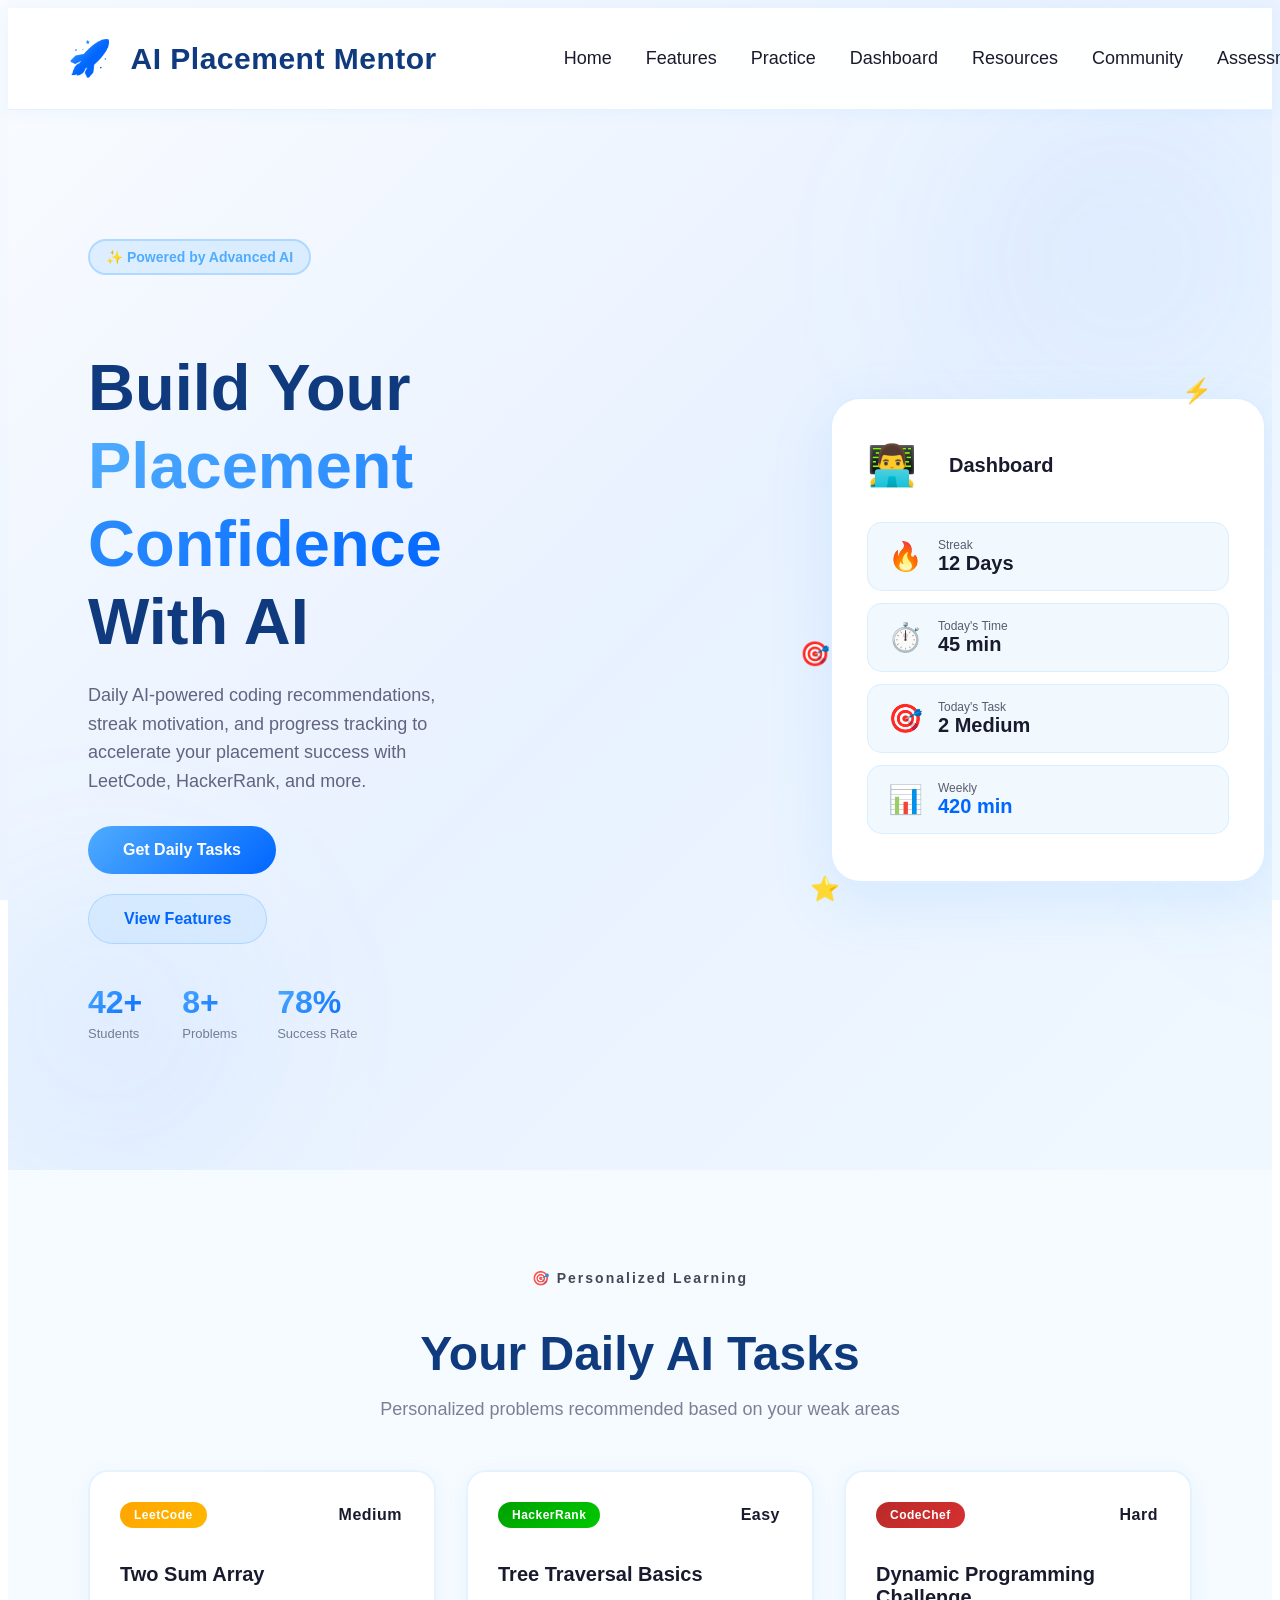
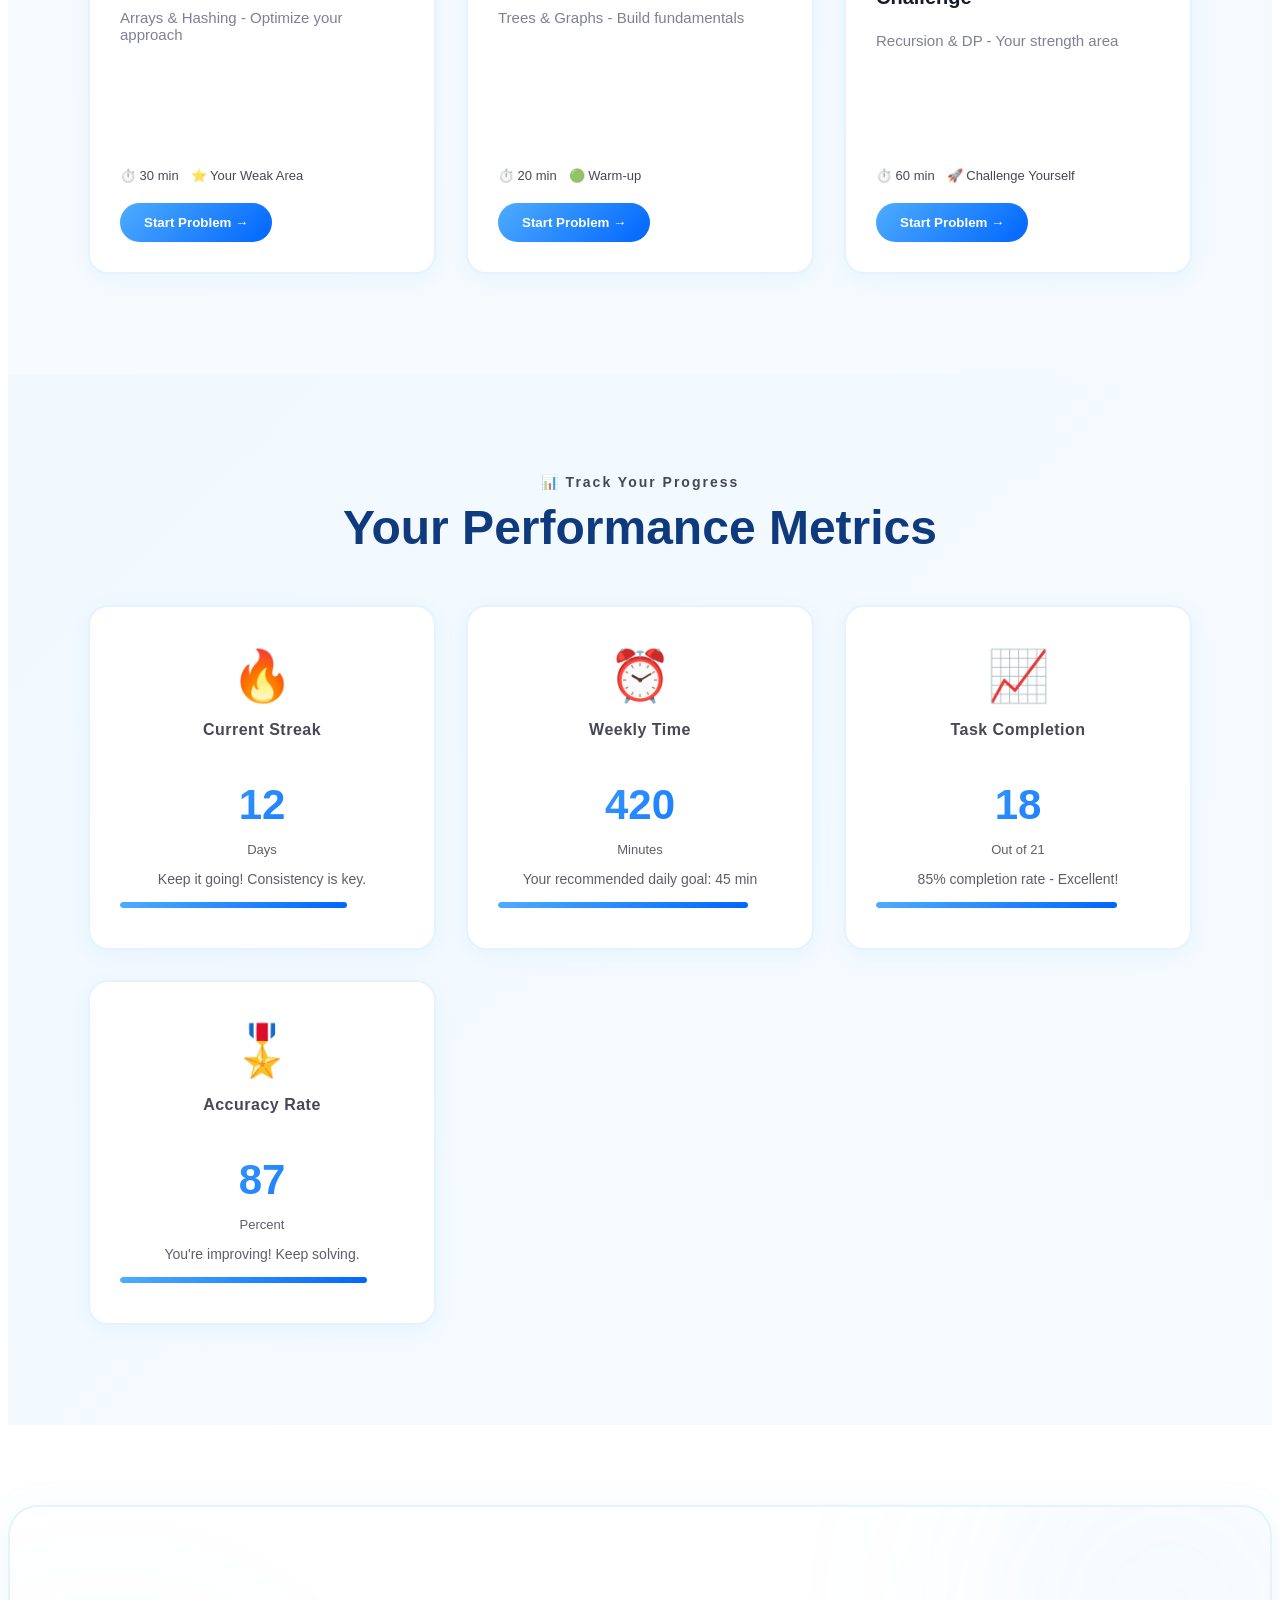
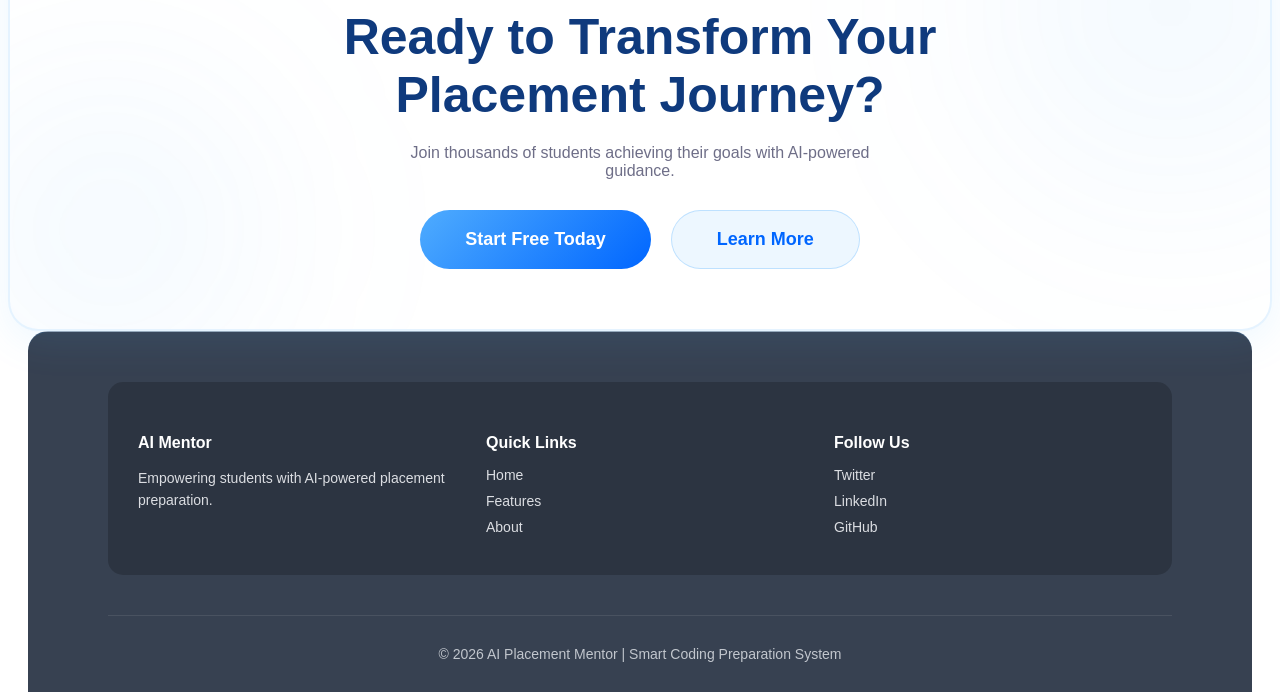
<file: index.html>
<!DOCTYPE html>
<html lang="en">
<head>
    <meta charset="UTF-8">
    <title>AI Placement Mentor - Your Smart Coding Companion</title>
    <meta name="viewport" content="width=device-width, initial-scale=1.0">
    <meta name="description" content="AI-powered coding platform for placement preparation with personalized tasks, streak tracking, and multi-platform integration.">
    <meta name="keywords" content="coding, placement, AI, LeetCode, HackerRank, programming, interview preparation">
    <meta name="author" content="AI Placement Mentor Team">
    <link rel="icon" type="image/x-icon" href="data:image/svg+xml,<svg xmlns='http://www.w3.org/2000/svg' viewBox='0 0 100 100'><text y='.9em' font-size='90'>⚡</text></svg>">

    <!-- Google Font -->
    <link href="https://fonts.googleapis.com/css2?family=Poppins:wght@300;400;600;700;800&display=swap" rel="stylesheet">

    <!-- CSS -->
    <link rel="stylesheet" href="styles.css">
</head>

<body>

    <!-- Navigation -->
    <nav class="navbar">
        <div class="nav-container">
            <div class="nav-logo">
                <span class="logo-icon">🚀</span>
                AI Placement Mentor
            </div>
            <ul class="nav-menu nav-menu-active">
                <li class="nav-item"><a href="index.html" class="nav-link">Home</a></li>
                <li class="nav-item"><a href="features.html" class="nav-link">Features</a></li>
                <li class="nav-item"><a href="practice.html" class="nav-link">Practice</a></li>
                <li class="nav-item"><a href="dashboard.html" class="nav-link">Dashboard</a></li>
                <li class="nav-item"><a href="resources.html" class="nav-link">Resources</a></li>
                <li class="nav-item"><a href="community.html" class="nav-link">Community</a></li>
                <li class="nav-item"><a href="assessment.html" class="nav-link">Assessment</a></li>
                <li class="nav-item"><a href="study-plans.html" class="nav-link">Study Plans</a></li>
                <li class="nav-item"><a href="login.html" class="nav-link nav-link-btn">Login</a></li>
            </ul>
        </div>
    </nav>

    <!-- Hero Section -->
    <section class="hero">
        <div class="animated-bg">
            <div class="blob blob-1"></div>
            <div class="blob blob-2"></div>
            <div class="blob blob-3"></div>
        </div>
        <div class="hero-container">

            <!-- Left Content -->
            <div class="hero-text">
                <div class="hero-badge">✨ Powered by Advanced AI</div>
                <h1>Build Your <span class="gradient-text">Placement Confidence</span> With AI</h1>
                <p>
                    Daily AI-powered coding recommendations, streak motivation, and progress tracking 
                    to accelerate your placement success with LeetCode, HackerRank, and more.
                </p>

                <div class="btn-group">
                    <button class="btn primary" onclick="scrollToTasks()">Get Daily Tasks</button>
                    <button class="btn secondary" onclick="window.location.href='features.html'">View Features</button>
                </div>

                <div class="stats-row">
                    <div class="stat-item">
                        <strong>50K+</strong>
                        <span>Students</span>
                    </div>
                    <div class="stat-item">
                        <strong>10K+</strong>
                        <span>Problems</span>
                    </div>
                    <div class="stat-item">
                        <strong>95%</strong>
                        <span>Success Rate</span>
                    </div>
                </div>
            </div>

            <!-- Right Side - Animated Dashboard -->
            <div class="dashboard-preview">
                <div class="app-preview">
                    <div class="dashboard-header">
                        <div class="avatar">👨‍💻</div>
                        <h3>Dashboard</h3>
                    </div>

                    <div class="stat glass">
                        <div class="stat-icon">🔥</div>
                        <div>
                            <span>Streak</span>
                            <strong>12 Days</strong>
                        </div>
                    </div>

                    <div class="stat glass">
                        <div class="stat-icon">⏱️</div>
                        <div>
                            <span>Today's Time</span>
                            <strong>45 min</strong>
                        </div>
                    </div>

                    <div class="stat glass">
                        <div class="stat-icon">🎯</div>
                        <div>
                            <span>Today's Task</span>
                            <strong>2 Medium</strong>
                        </div>
                    </div>

                    <div class="stat glass">
                        <div class="stat-icon">📊</div>
                        <div>
                            <span>Weekly</span>
                            <strong class="accent">420 min</strong>
                        </div>
                    </div>
                </div>

                <!-- Floating Elements -->
                <div class="floating-element el-1">⚡</div>
                <div class="floating-element el-2">⭐</div>
                <div class="floating-element el-3">🎯</div>
            </div>

        </div>
    </section>

    <!-- Daily Tasks Section -->
    <section class="daily-tasks" id="tasks">
        <div class="section-label">🎯 Personalized Learning</div>
        <div class="tasks-container">
            <div class="section-header">
                <h2>Your Daily AI Tasks</h2>
                <p>Personalized problems recommended based on your weak areas</p>
            </div>

            <div class="tasks-grid">
                <!-- Task 1 -->
                <div class="task-card" style="animation-delay: 0.1s">
                    <div class="card-glow"></div>
                    <div class="task-header">
                        <span class="platform-badge leetcode">LeetCode</span>
                        <span class="a">Medium</span>
                    </div>
                    <h3>Two Sum Array</h3>
                    <p>Arrays & Hashing - Optimize your approach</p>
                    <div class="task-meta">
                        <span>⏱️ 30 min</span>
                        <span>⭐ Your Weak Area</span>
                    </div>
                    <button class="task-btn" onclick="handleTaskClick('Two Sum', 'https://www.leetcode.com')">Start Problem →</button>
                </div>

                <!-- Task 2 -->
                <div class="task-card" style="animation-delay: 0.2s">
                    <div class="card-glow"></div>
                    <div class="task-header">
                        <span class="platform-badge hackerrank">HackerRank</span>
                        <span class="a">Easy</span>
                    </div>
                    <h3>Tree Traversal Basics</h3>
                    <p>Trees & Graphs - Build fundamentals</p>
                    <div class="task-meta">
                        <span>⏱️ 20 min</span>
                        <span>🟢 Warm-up</span>
                    </div>
                    <button class="task-btn" onclick="handleTaskClick('Tree Traversal', 'https://www.hackerrank.com')">Start Problem →</button>
                </div>

                <!-- Task 3 -->
                <div class="task-card" style="animation-delay: 0.3s">
                    <div class="card-glow"></div>
                    <div class="task-header">
                        <span class="platform-badge codechef">CodeChef</span>
                        <span class="a">Hard</span>
                    </div>
                    <h3>Dynamic Programming Challenge</h3>
                    <p>Recursion & DP - Your strength area</p>
                    <div class="task-meta">
                        <span>⏱️ 60 min</span>
                        <span>🚀 Challenge Yourself</span>
                    </div>
                    <button class="task-btn" onclick="handleTaskClick('DP Challenge', 'https://www.codechef.com')">Start Problem →</button>
                </div>
            </div>
        </div>
    </section>

    <!-- Streak & Time Tracker Section -->
    <section class="tracker-section">
        <div class="section-label">📊 Track Your Progress</div>
        <h2>Your Performance Metrics</h2>
        <div class="tracker-container">
            <div class="tracker-card" style="animation-delay: 0.1s">
                <div class="tracker-icon">🔥</div>
                <h3>Current Streak</h3>
                <p class="tracker-value">12</p>
                <p class="tracker-subtitle">Days</p>
                <p class="tracker-text">Keep it going! Consistency is key.</p>
                <div class="progress-bar">
                    <div class="progress-fill" style="width: 80%;"></div>
                </div>
            </div>

            <div class="tracker-card" style="animation-delay: 0.2s">
                <div class="tracker-icon">⏰</div>
                <h3>Weekly Time</h3>
                <p class="tracker-value">420</p>
                <p class="tracker-subtitle">Minutes</p>
                <p class="tracker-text">Your recommended daily goal: 45 min</p>
                <div class="progress-bar">
                    <div class="progress-fill" style="width: 88%;"></div>
                </div>
            </div>

            <div class="tracker-card" style="animation-delay: 0.3s">
                <div class="tracker-icon">📈</div>
                <h3>Task Completion</h3>
                <p class="tracker-value">18</p>
                <p class="tracker-subtitle">Out of 21</p>
                <p class="tracker-text">85% completion rate - Excellent!</p>
                <div class="progress-bar">
                    <div class="progress-fill" style="width: 85%;"></div>
                </div>
            </div>

            <div class="tracker-card" style="animation-delay: 0.4s">
                <div class="tracker-icon">🎖️</div>
                <h3>Accuracy Rate</h3>
                <p class="tracker-value">87</p>
                <p class="tracker-subtitle">Percent</p>
                <p class="tracker-text">You're improving! Keep solving.</p>
                <div class="progress-bar">
                    <div class="progress-fill" style="width: 87%;"></div>
                </div>
            </div>
        </div>
    </section>

    <!-- CTA Section -->
    <section class="cta-section">
        <div class="cta-content">
            <h2>Ready to Transform Your Placement Journey?</h2>
            <p>Join thousands of students achieving their goals with AI-powered guidance.</p>
            <div class="cta-buttons">
                <button class="btn primary large" onclick="handleSignUp()">Start Free Today</button>
                <button class="btn secondary large" onclick="window.location.href='features.html'">Learn More</button>
            </div>
        </div>
    </section>

    <footer>
        <div class="footer-content">
            <div class="footer-section">
                <h4>AI Mentor</h4>
                <p>Empowering students with AI-powered placement preparation.</p>
            </div>
            <div class="footer-section">
                <h4>Quick Links</h4>
                <a href="index.html">Home</a>
                <a href="features.html">Features</a>
                <a href="about.html">About</a>
            </div>
            <div class="footer-section">
                <h4>Follow Us</h4>
                <a href="#">Twitter</a>
                <a href="#">LinkedIn</a>
                <a href="#">GitHub</a>
            </div>
        </div>
        <div class="footer-bottom">
            © 2026 AI Placement Mentor | Smart Coding Preparation System
        </div>
    </footer>

    <script>
        // Smooth scroll to tasks
        function scrollToTasks() {
            const tasksSection = document.getElementById('tasks');
            tasksSection.scrollIntoView({ behavior: 'smooth' });
        }

        // Enhanced task click with better UX and platform redirect
        function handleTaskClick(taskName, platformUrl) {
            // Create a modal or notification
            const notification = document.createElement('div');
            notification.style.cssText = `
                position: fixed;
                top: 20px;
                right: 20px;
                background: linear-gradient(135deg, #00f2fe, #4facfe);
                color: #0f2027;
                padding: 20px 30px;
                border-radius: 12px;
                box-shadow: 0 10px 30px rgba(0,242,254,0.3);
                z-index: 10000;
                font-weight: 600;
                animation: slideInRight 0.5s ease;
                max-width: 400px;
                font-family: 'Poppins', sans-serif;
            `;
            notification.innerHTML = `
                <div style="display: flex; align-items: center; gap: 15px;">
                    <span style="font-size: 24px;">🚀</span>
                    <div>
                        <div style="font-size: 16px; margin-bottom: 5px;">Starting: ${taskName}</div>
                        <div style="font-size: 14px; opacity: 0.8;">Opening coding platform...</div>
                    </div>
                </div>
            `;

            document.body.appendChild(notification);

            // Redirect to platform after 1.5 seconds
            setTimeout(() => {
                if (platformUrl) {
                    window.open(platformUrl, '_blank');
                }
                notification.style.animation = 'slideOutRight 0.5s ease';
                setTimeout(() => {
                    if (document.body.contains(notification)) {
                        document.body.removeChild(notification);
                    }
                }, 500);
            }, 1500);
        }

        // Handle signup
        function handleSignUp() {
            window.location.href = 'login.html';
        }

        // Mobile menu toggle
        document.addEventListener('DOMContentLoaded', function() {
            const hamburger = document.querySelector('.hamburger');
            const navLinks = document.querySelector('.nav-links');
            
            if (hamburger) {
                hamburger.addEventListener('click', function() {
                    navLinks.classList.toggle('active');
                    hamburger.classList.toggle('active');
                });
            }

            // Animate stats on load
            animateStats();
        });

        // Animate counter statistics
        function animateStats() {
            const statItems = document.querySelectorAll('.stat-item strong');
            statItems.forEach((item, index) => {
                const finalValue = parseInt(item.textContent);
                const duration = 2000;
                const start = Date.now();

                const animate = () => {
                    const elapsed = Date.now() - start;
                    const progress = Math.min(elapsed / duration, 1);
                    const value = Math.floor(finalValue * progress);
                    item.textContent = value.toLocaleString() + (index === 2 ? '%' : '+');

                    if (progress < 1) {
                        requestAnimationFrame(animate);
                    }
                };

                animate();
            });
        }

        // Add scroll animation for cards
        const observerOptions = {
            threshold: 0.1,
            rootMargin: '0px 0px -50px 0px'
        };

        const observer = new IntersectionObserver(function(entries) {
            entries.forEach(entry => {
                if (entry.isIntersecting) {
                    entry.target.style.animation = 'fadeUp 0.6s ease forwards';
                    observer.unobserve(entry.target);
                }
            });
        }, observerOptions);

        document.querySelectorAll('.task-card, .tracker-card, .platform-card').forEach(el => {
            observer.observe(el);
        });
    </script>

</body>
</html>
</file>
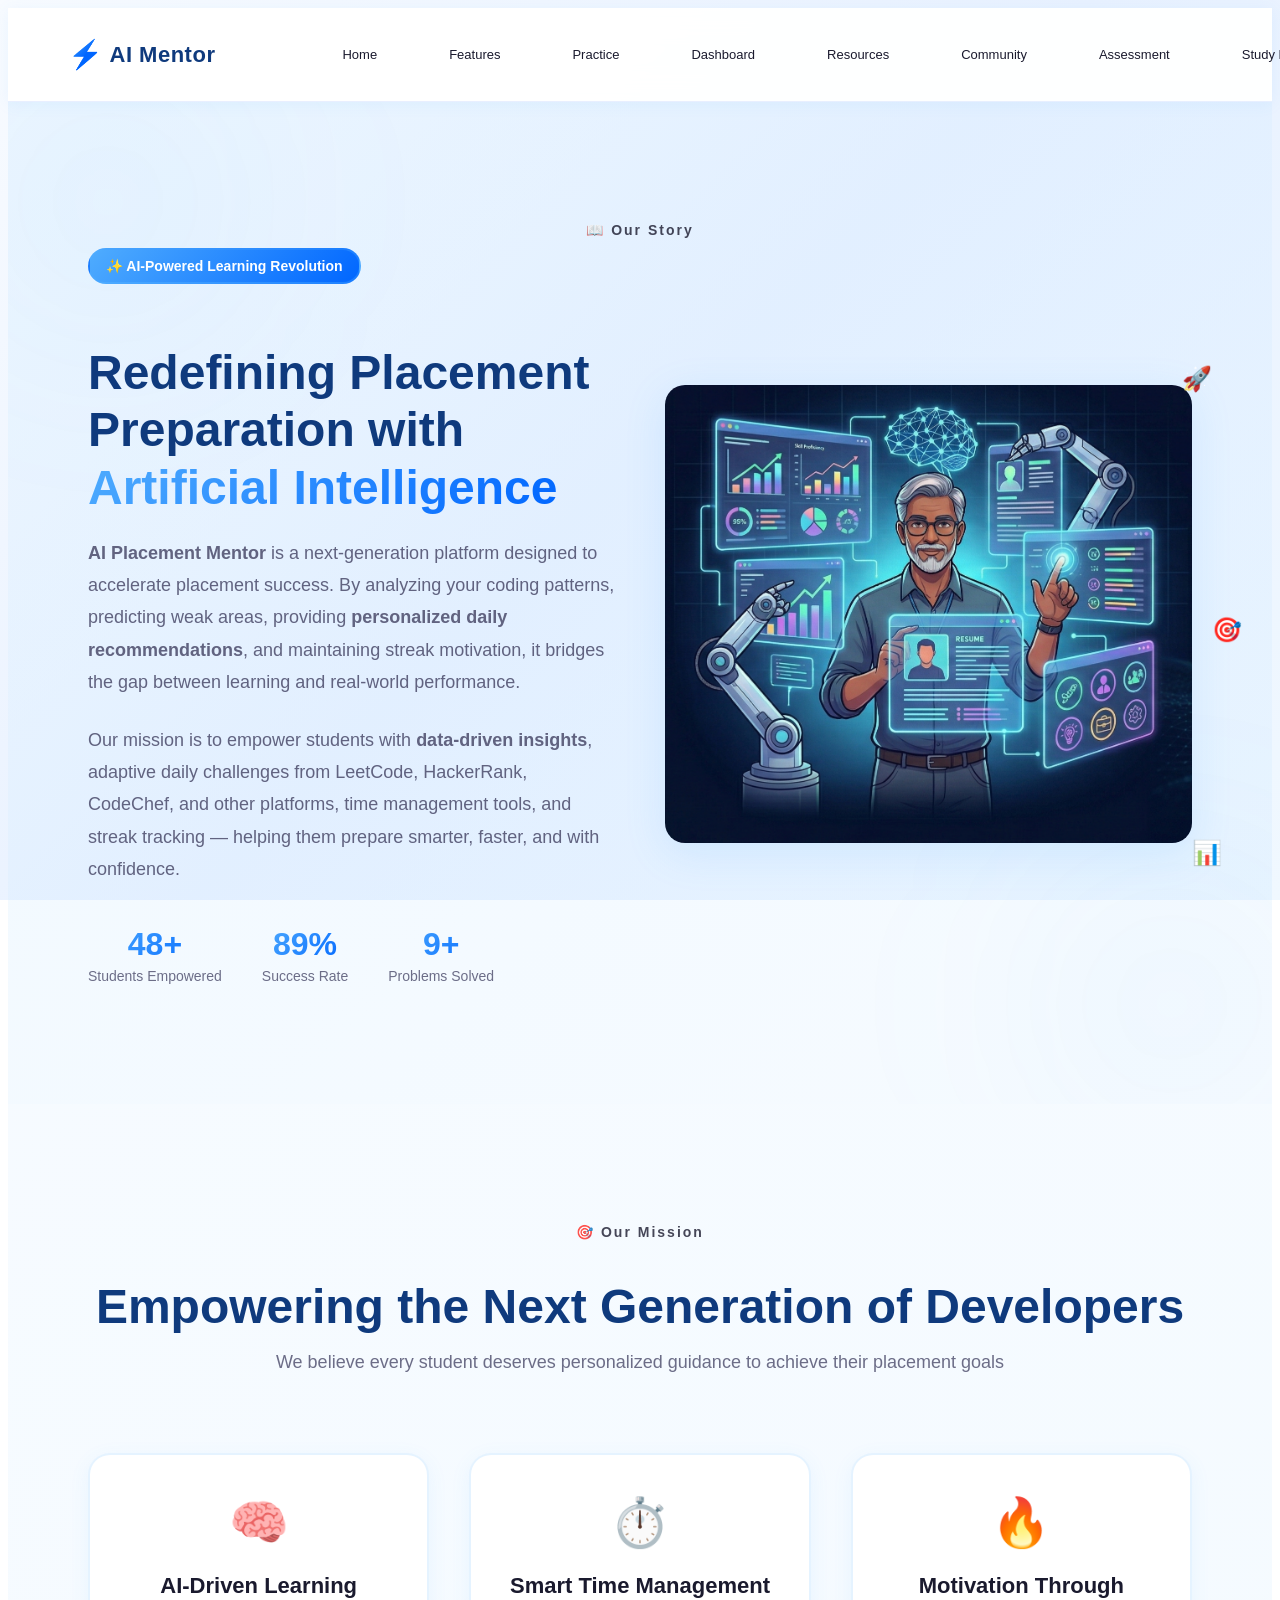
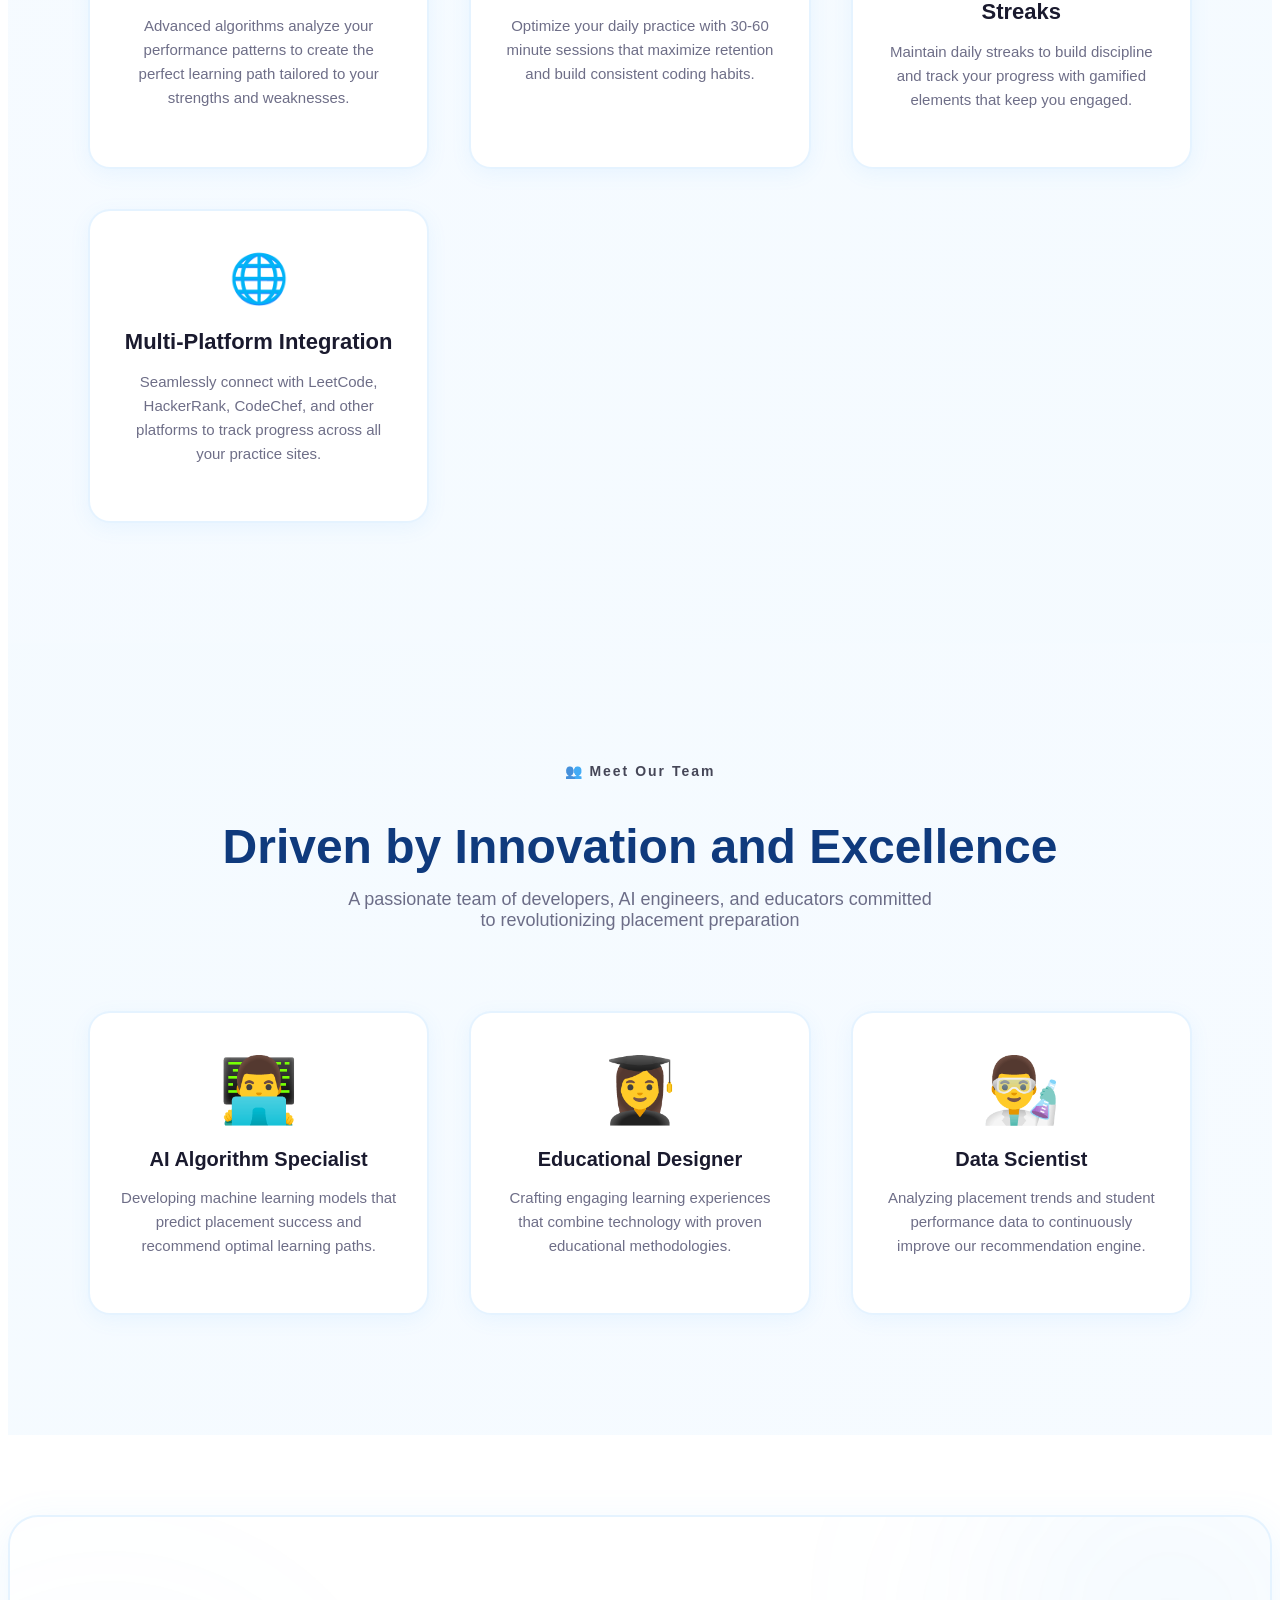
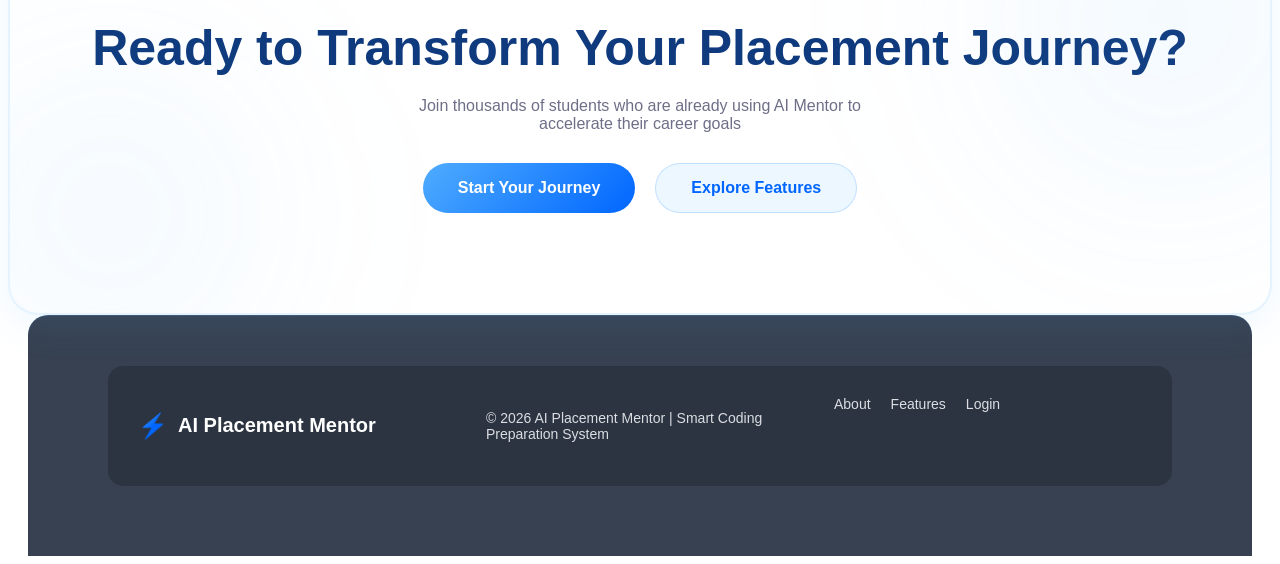
<file: about.html>
<!DOCTYPE html>
<html lang="en">
<head>
    <meta charset="UTF-8">
    <title>About - AI Placement Mentor</title>
    <meta name="viewport" content="width=device-width, initial-scale=1.0">
    <meta name="description" content="Learn about AI Placement Mentor - our mission, team, and commitment to revolutionizing coding placement preparation.">
    <meta name="keywords" content="about, team, mission, AI placement, coding education">
    <meta name="author" content="AI Placement Mentor Team">
    <link rel="icon" type="image/x-icon" href="data:image/svg+xml,<svg xmlns='http://www.w3.org/2000/svg' viewBox='0 0 100 100'><text y='.9em' font-size='90'>⚡</text></svg>">

    <!-- Google Font -->
    <link href="https://fonts.googleapis.com/css2?family=Poppins:wght@300;400;600;700;800&display=swap" rel="stylesheet">

    <!-- CSS -->
    <link rel="stylesheet" href="styles.css">
</head>
<body>

    <!-- Navigation -->
    <nav class="navbar">
        <div class="nav-container">
            <div class="logo">
                <span class="logo-icon">⚡</span>
                <span>AI Mentor</span>
            </div>
            <div class="nav-links">
                  <li class="nav-item"><a href="index.html" class="nav-link">Home</a></li>
                <li class="nav-item"><a href="features.html" class="nav-link">Features</a></li>
                <li class="nav-item"><a href="practice.html" class="nav-link">Practice</a></li>
                <li class="nav-item"><a href="dashboard.html" class="nav-link">Dashboard</a></li>
                <li class="nav-item"><a href="resources.html" class="nav-link">Resources</a></li>
                <li class="nav-item"><a href="community.html" class="nav-link">Community</a></li>
                <li class="nav-item"><a href="assessment.html" class="nav-link">Assessment</a></li>
                <li class="nav-item"><a href="study-plans.html" class="nav-link">Study Plans</a></li>
                <li class="nav-item"><a href="login.html" class="nav-link nav-link-btn">Login</a></li>
               
                <a href="login.html" class="btn-login">Login</a>
            </div>
            <div class="hamburger">
                <span></span>
                <span></span>
                <span></span>
            </div>
        </div>
    </nav>

    <!-- Hero About Section -->
    <section class="about-hero">
        <div class="section-label">📖 Our Story</div>
        <div class="about-hero-container">
            <div class="about-text">
                <div class="hero-badge">✨ AI-Powered Learning Revolution</div>
                <h1>Redefining Placement Preparation with <span class="gradient-text">Artificial Intelligence</span></h1>
                <p>
                    <strong>AI Placement Mentor</strong> is a next-generation platform designed to accelerate placement success.
                    By analyzing your coding patterns, predicting weak areas, providing <strong>personalized daily recommendations</strong>,
                    and maintaining streak motivation, it bridges the gap between learning and real-world performance.
                </p>
                <p>
                    Our mission is to empower students with <strong>data-driven insights</strong>, adaptive daily challenges from
                    LeetCode, HackerRank, CodeChef, and other platforms, time management tools, and streak tracking — helping them prepare
                    smarter, faster, and with confidence.
                </p>

                <div class="stats-row">
                    <div class="stat-item">
                        <strong>50K+</strong>
                        <span>Students Empowered</span>
                    </div>
                    <div class="stat-item">
                        <strong>95%</strong>
                        <span>Success Rate</span>
                    </div>
                    <div class="stat-item">
                        <strong>10K+</strong>
                        <span>Problems Solved</span>
                    </div>
                </div>
            </div>

            <div class="about-image">
                <div class="image-container">
                    <img src="photo.png" alt="AI Illustration">
                    <div class="floating-element el-1">🚀</div>
                    <div class="floating-element el-2">📊</div>
                    <div class="floating-element el-3">🎯</div>
                </div>
            </div>
        </div>
    </section>

    <!-- Mission Section -->
    <section class="mission-section">
        <div class="section-label">🎯 Our Mission</div>
        <div class="mission-container">
            <div class="mission-header">
                <h2>Empowering the Next Generation of Developers</h2>
                <p>We believe every student deserves personalized guidance to achieve their placement goals</p>
            </div>

            <div class="mission-grid">
                <div class="mission-card" style="animation-delay: 0.1s">
                    <div class="card-glow"></div>
                    <div class="mission-icon">🧠</div>
                    <h3>AI-Driven Learning</h3>
                    <p>Advanced algorithms analyze your performance patterns to create the perfect learning path tailored to your strengths and weaknesses.</p>
                </div>

                <div class="mission-card" style="animation-delay: 0.2s">
                    <div class="card-glow"></div>
                    <div class="mission-icon">⏱️</div>
                    <h3>Smart Time Management</h3>
                    <p>Optimize your daily practice with 30-60 minute sessions that maximize retention and build consistent coding habits.</p>
                </div>

                <div class="mission-card" style="animation-delay: 0.3s">
                    <div class="card-glow"></div>
                    <div class="mission-icon">🔥</div>
                    <h3>Motivation Through Streaks</h3>
                    <p>Maintain daily streaks to build discipline and track your progress with gamified elements that keep you engaged.</p>
                </div>

                <div class="mission-card" style="animation-delay: 0.4s">
                    <div class="card-glow"></div>
                    <div class="mission-icon">🌐</div>
                    <h3>Multi-Platform Integration</h3>
                    <p>Seamlessly connect with LeetCode, HackerRank, CodeChef, and other platforms to track progress across all your practice sites.</p>
                </div>
            </div>
        </div>
    </section>

    <!-- Team Section -->
    <section class="team-section">
        <div class="section-label">👥 Meet Our Team</div>
        <div class="team-container">
            <div class="team-header">
                <h2>Driven by Innovation and Excellence</h2>
                <p>A passionate team of developers, AI engineers, and educators committed to revolutionizing placement preparation</p>
            </div>

            <div class="team-grid">
                <div class="team-card" style="animation-delay: 0.1s">
                    <div class="card-glow"></div>
                    <div class="team-avatar">👨‍💻</div>
                    <h3>AI Algorithm Specialist</h3>
                    <p>Developing machine learning models that predict placement success and recommend optimal learning paths.</p>
                </div>

                <div class="team-card" style="animation-delay: 0.2s">
                    <div class="card-glow"></div>
                    <div class="team-avatar">👩‍🎓</div>
                    <h3>Educational Designer</h3>
                    <p>Crafting engaging learning experiences that combine technology with proven educational methodologies.</p>
                </div>

                <div class="team-card" style="animation-delay: 0.3s">
                    <div class="card-glow"></div>
                    <div class="team-avatar">👨‍🔬</div>
                    <h3>Data Scientist</h3>
                    <p>Analyzing placement trends and student performance data to continuously improve our recommendation engine.</p>
                </div>
            </div>
        </div>
    </section>

    <!-- CTA Section -->
    <section class="cta-section">
        <div class="cta-container">
            <h2>Ready to Transform Your Placement Journey?</h2>
            <p>Join thousands of students who are already using AI Mentor to accelerate their career goals</p>
            <div class="btn-group">
                <button class="btn primary" onclick="window.location.href='login.html'">Start Your Journey</button>
                <button class="btn secondary" onclick="window.location.href='features.html'">Explore Features</button>
            </div>
        </div>
    </section>
    <footer>
        <div class="footer-content">
            <div class="footer-logo">
                <span class="logo-icon">⚡</span>
                <span>AI Placement Mentor</span>
            </div>
            <p>© 2026 AI Placement Mentor | Smart Coding Preparation System</p>
            <div class="footer-links">
                <a href="about.html">About</a>
                <a href="features.html">Features</a>
                <a href="login.html">Login</a>
            </div>
        </div>
    </footer>

    <script>
        // Mobile menu toggle
        document.addEventListener('DOMContentLoaded', function() {
            const hamburger = document.querySelector('.hamburger');
            const navLinks = document.querySelector('.nav-links');

            hamburger.addEventListener('click', function() {
                navLinks.classList.toggle('active');
                hamburger.classList.toggle('active');
            });

            // Add scroll animation for cards
            const observerOptions = {
                threshold: 0.1,
                rootMargin: '0px 0px -50px 0px'
            };

            const observer = new IntersectionObserver(function(entries) {
                entries.forEach(entry => {
                    if (entry.isIntersecting) {
                        entry.target.style.animation = 'fadeUp 0.6s ease forwards';
                        observer.unobserve(entry.target);
                    }
                });
            }, observerOptions);

            document.querySelectorAll('.mission-card, .team-card').forEach(el => {
                observer.observe(el);
            });

            // Animate stats on load
            animateStats();
        });

        // Animate counter statistics
        function animateStats() {
            const statItems = document.querySelectorAll('.stat-item strong');
            statItems.forEach((item, index) => {
                const finalValue = parseInt(item.textContent.replace(/[^\d]/g, ''));
                const duration = 2000;
                const start = Date.now();

                const animate = () => {
                    const elapsed = Date.now() - start;
                    const progress = Math.min(elapsed / duration, 1);
                    const value = Math.floor(finalValue * progress);
                    const suffix = index === 1 ? '%' : '+';
                    item.textContent = value.toLocaleString() + suffix;

                    if (progress < 1) {
                        requestAnimationFrame(animate);
                    }
                };

                animate();
            });
        }
    </script>

</body>
</html>
</file>
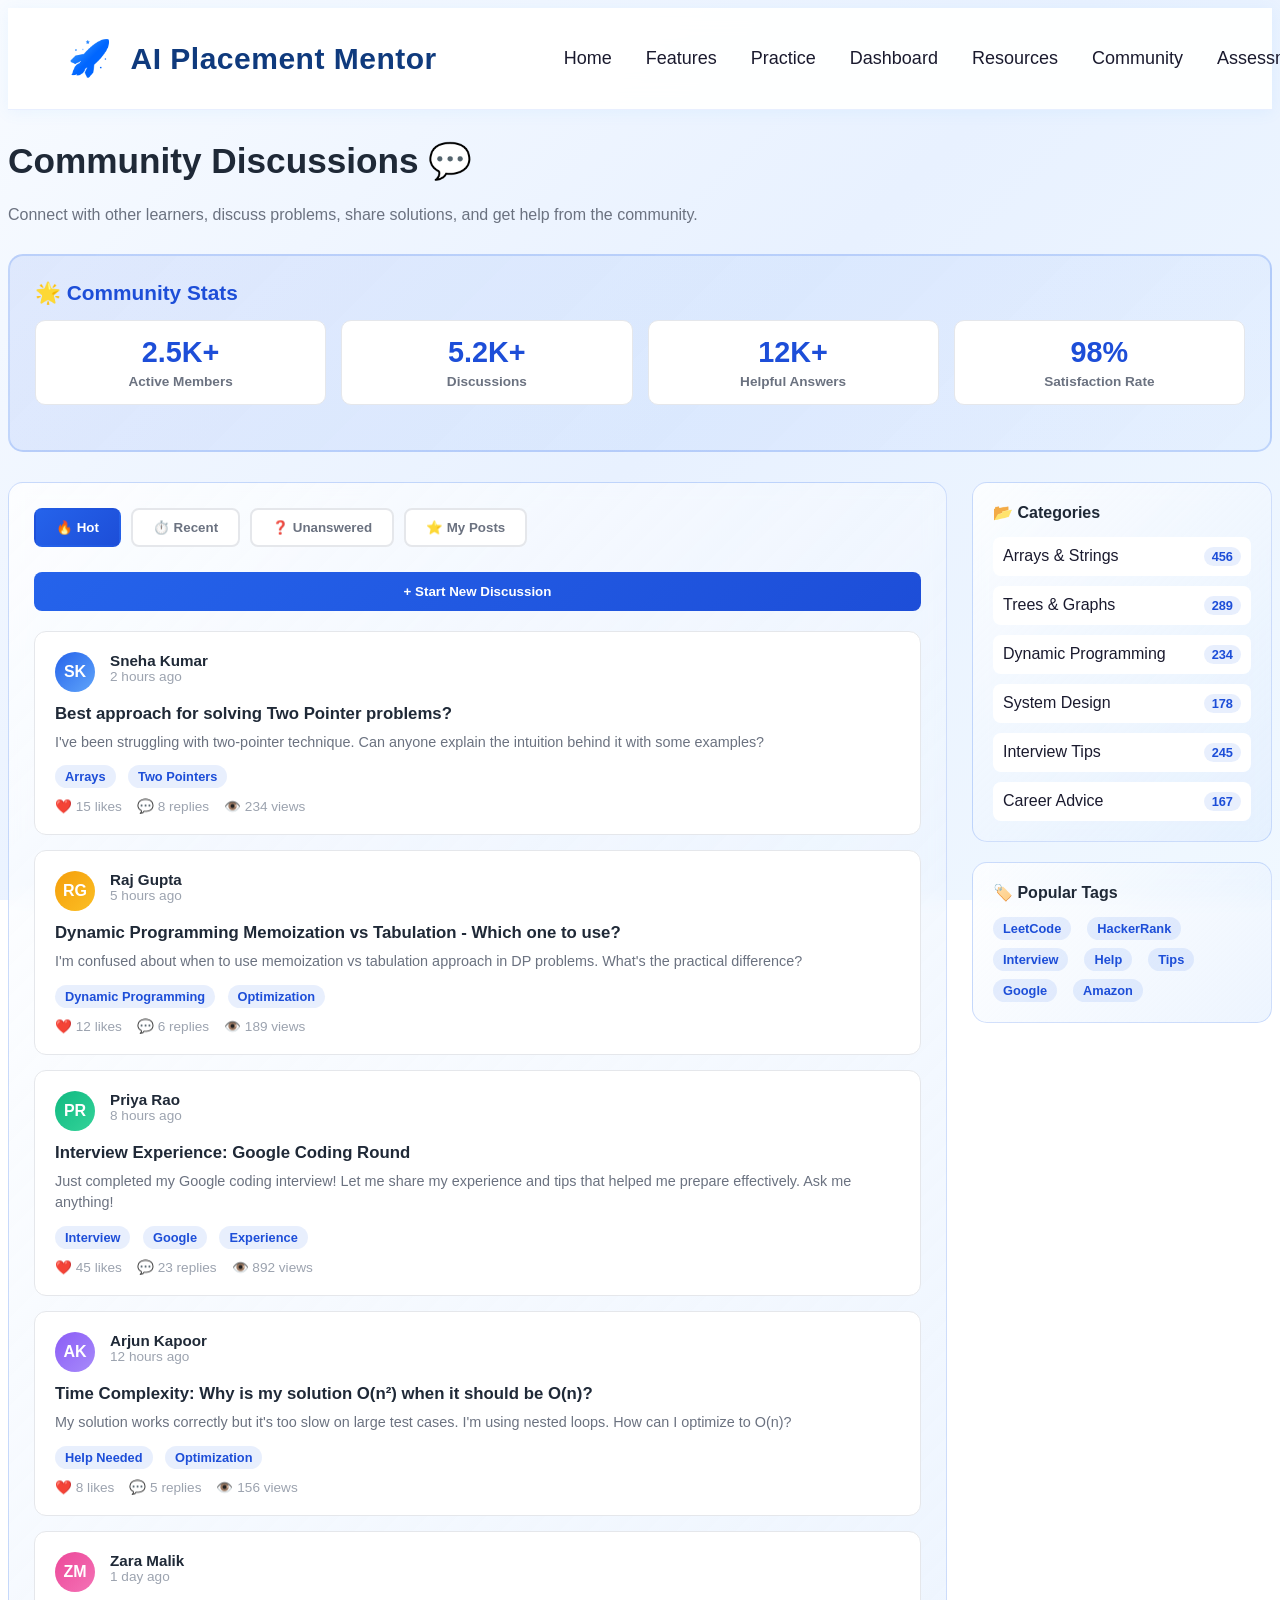
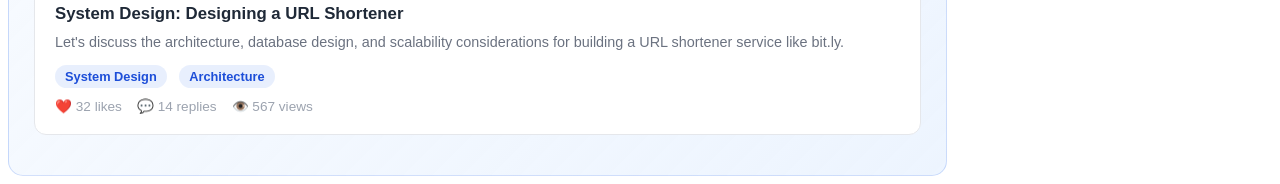
<file: community.html>
<!DOCTYPE html>
<html lang="en">
<head>
    <meta charset="UTF-8">
    <meta name="viewport" content="width=device-width, initial-scale=1.0">
    <title>Community - AI Placement Mentor</title>
    <link rel="stylesheet" href="styles.css">
    <style>
        .community-container {
            margin-top: 30px;
            display: grid;
            grid-template-columns: 1fr 300px;
            gap: 25px;
        }

        .discussions-panel {
            background: linear-gradient(135deg, rgba(255, 255, 255, 0.8) 0%, rgba(219, 234, 254, 0.5) 100%);
            border: 1px solid rgba(37, 99, 235, 0.2);
            border-radius: 15px;
            padding: 25px;
            backdrop-filter: blur(10px);
        }

        .discussion-thread {
            background: white;
            border: 1px solid #e5e7eb;
            border-radius: 12px;
            padding: 20px;
            margin-bottom: 15px;
            transition: all 0.3s ease;
            cursor: pointer;
        }

        .discussion-thread:hover {
            box-shadow: 0 8px 16px rgba(37, 99, 235, 0.1);
            transform: translateX(5px);
        }

        .thread-header {
            display: flex;
            gap: 15px;
            margin-bottom: 12px;
        }

        .thread-avatar {
            width: 40px;
            height: 40px;
            border-radius: 50%;
            background: linear-gradient(135deg, #2563eb, #60a5fa);
            color: white;
            display: flex;
            align-items: center;
            justify-content: center;
            font-weight: 700;
            font-size: 1rem;
            flex-shrink: 0;
        }

        .thread-info {
            flex: 1;
        }

        .thread-author {
            font-weight: 700;
            color: #1f2937;
            font-size: 0.95rem;
        }

        .thread-time {
            color: #9ca3af;
            font-size: 0.85rem;
        }

        .thread-title {
            font-size: 1.05rem;
            font-weight: 700;
            color: #1f2937;
            margin-bottom: 8px;
            cursor: pointer;
        }

        .thread-title:hover {
            color: #2563eb;
        }

        .thread-preview {
            color: #6b7280;
            font-size: 0.9rem;
            line-height: 1.5;
            margin-bottom: 12px;
        }

        .thread-meta {
            display: flex;
            gap: 15px;
            font-size: 0.85rem;
            color: #9ca3af;
        }

        .tag {
            display: inline-block;
            background: rgba(37, 99, 235, 0.1);
            color: #1d4ed8;
            padding: 4px 10px;
            border-radius: 15px;
            font-size: 0.8rem;
            font-weight: 600;
            margin-right: 8px;
        }

        .sidebar-widget {
            background: linear-gradient(135deg, rgba(255, 255, 255, 0.8) 0%, rgba(219, 234, 254, 0.5) 100%);
            border: 1px solid rgba(37, 99, 235, 0.2);
            border-radius: 15px;
            padding: 20px;
            backdrop-filter: blur(10px);
            margin-bottom: 20px;
        }

        .widget-title {
            font-weight: 700;
            color: #1f2937;
            margin-bottom: 15px;
            font-size: 1rem;
        }

        .category-list {
            display: flex;
            flex-direction: column;
            gap: 10px;
        }

        .category-item {
            display: flex;
            align-items: center;
            gap: 10px;
            padding: 10px;
            background: white;
            border-radius: 8px;
            cursor: pointer;
            transition: all 0.3s ease;
        }

        .category-item:hover {
            background: #eff6ff;
            color: #2563eb;
        }

        .category-count {
            margin-left: auto;
            background: rgba(37, 99, 235, 0.1);
            color: #1d4ed8;
            padding: 2px 8px;
            border-radius: 10px;
            font-size: 0.8rem;
            font-weight: 600;
        }

        .btn-new-discussion {
            width: 100%;
            background: linear-gradient(135deg, #2563eb, #1d4ed8);
            color: white;
            border: none;
            padding: 12px;
            border-radius: 8px;
            cursor: pointer;
            font-weight: 600;
            transition: all 0.3s ease;
        }

        .btn-new-discussion:hover {
            transform: scale(1.02);
            box-shadow: 0 8px 16px rgba(37, 99, 235, 0.3);
        }

        .featured-section {
            background: linear-gradient(135deg, rgba(37, 99, 235, 0.1), rgba(96, 165, 250, 0.05));
            border: 2px solid rgba(37, 99, 235, 0.2);
            border-radius: 15px;
            padding: 25px;
            margin-bottom: 30px;
        }

        .featured-title {
            font-size: 1.3rem;
            font-weight: 800;
            color: #1d4ed8;
            margin-bottom: 15px;
            display: flex;
            align-items: center;
            gap: 10px;
        }

        .stats-grid {
            display: grid;
            grid-template-columns: repeat(auto-fit, minmax(150px, 1fr));
            gap: 15px;
            margin-bottom: 20px;
        }

        .stat-item {
            background: white;
            border: 1px solid #e5e7eb;
            border-radius: 10px;
            padding: 15px;
            text-align: center;
        }

        .stat-number {
            font-size: 1.8rem;
            font-weight: 800;
            color: #1d4ed8;
            margin-bottom: 5px;
        }

        .stat-label {
            font-size: 0.85rem;
            color: #6b7280;
            font-weight: 600;
        }

        @media (max-width: 1024px) {
            .community-container {
                grid-template-columns: 1fr;
            }
        }

        .filter-tabs {
            display: flex;
            gap: 10px;
            margin-bottom: 25px;
            flex-wrap: wrap;
        }

        .filter-tab {
            background: white;
            border: 2px solid #e5e7eb;
            padding: 10px 20px;
            border-radius: 8px;
            cursor: pointer;
            font-weight: 600;
            color: #6b7280;
            transition: all 0.3s ease;
        }

        .filter-tab:hover, .filter-tab.active {
            background: linear-gradient(135deg, #2563eb, #1d4ed8);
            color: white;
            border-color: transparent;
        }

        .modal {
            position: fixed;
            top: 0;
            left: 0;
            right: 0;
            bottom: 0;
            background: rgba(0, 0, 0, 0.5);
            display: none;
            align-items: center;
            justify-content: center;
            z-index: 1000;
        }

        .modal.show {
            display: flex;
        }

        .modal-content {
            background: white;
            border-radius: 15px;
            padding: 30px;
            max-width: 600px;
            width: 90%;
            max-height: 80vh;
            overflow-y: auto;
            box-shadow: 0 25px 50px rgba(0, 0, 0, 0.15);
        }

        .modal-title {
            font-size: 1.5rem;
            font-weight: 800;
            color: #1f2937;
            margin-bottom: 20px;
        }

        .form-group {
            margin-bottom: 20px;
        }

        .form-label {
            display: block;
            font-weight: 600;
            color: #374151;
            margin-bottom: 8px;
        }

        .form-input, .form-textarea {
            width: 100%;
            padding: 12px;
            border: 1px solid #e5e7eb;
            border-radius: 8px;
            font-size: 0.95rem;
            font-family: inherit;
        }

        .form-textarea {
            resize: vertical;
            min-height: 120px;
        }

        .form-input:focus, .form-textarea:focus {
            outline: none;
            border-color: #2563eb;
            background: #eff6ff;
        }

        .btn-submit {
            width: 100%;
            background: linear-gradient(135deg, #2563eb, #1d4ed8);
            color: white;
            border: none;
            padding: 12px;
            border-radius: 8px;
            cursor: pointer;
            font-weight: 600;
            transition: all 0.3s ease;
        }

        .btn-submit:hover {
            transform: scale(1.02);
            box-shadow: 0 8px 16px rgba(37, 99, 235, 0.3);
        }

        .btn-close {
            float: right;
            font-size: 1.5rem;
            cursor: pointer;
            background: none;
            border: none;
            color: #9ca3af;
        }

        .btn-close:hover {
            color: #1f2937;
        }
    </style>
</head>
<body>
    <!-- Navigation Bar -->
    <nav class="navbar">
        <div class="nav-container">
            <div class="nav-logo">
                <span class="logo-icon">🚀</span>
                AI Placement Mentor
            </div>
            <ul class="nav-menu nav-menu-active">
                <li class="nav-item"><a href="index.html" class="nav-link">Home</a></li>
                <li class="nav-item"><a href="features.html" class="nav-link">Features</a></li>
                <li class="nav-item"><a href="practice.html" class="nav-link">Practice</a></li>
                <li class="nav-item"><a href="dashboard.html" class="nav-link">Dashboard</a></li>
                <li class="nav-item"><a href="resources.html" class="nav-link">Resources</a></li>
                <li class="nav-item"><a href="community.html" class="nav-link">Community</a></li>
                <li class="nav-item"><a href="assessment.html" class="nav-link">Assessment</a></li>
                <li class="nav-item"><a href="study-plans.html" class="nav-link">Study Plans</a></li>
                <li class="nav-item"><a href="login.html" class="nav-link nav-link-btn">Login</a></li>
            </ul>
        </div>
    </nav>

    <div class="container">
        <h1 style="margin-top: 30px; font-size: 2.2rem; font-weight: 800; color: #1f2937;">Community Discussions 💬</h1>
        <p style="color: #6b7280; margin-bottom: 30px;">Connect with other learners, discuss problems, share solutions, and get help from the community.</p>

        <!-- Featured Section -->
        <div class="featured-section">
            <div class="featured-title">🌟 Community Stats</div>
            <div class="stats-grid">
                <div class="stat-item">
                    <div class="stat-number">2.5K+</div>
                    <div class="stat-label">Active Members</div>
                </div>
                <div class="stat-item">
                    <div class="stat-number">5.2K+</div>
                    <div class="stat-label">Discussions</div>
                </div>
                <div class="stat-item">
                    <div class="stat-number">12K+</div>
                    <div class="stat-label">Helpful Answers</div>
                </div>
                <div class="stat-item">
                    <div class="stat-number">98%</div>
                    <div class="stat-label">Satisfaction Rate</div>
                </div>
            </div>
        </div>

        <!-- Main Content -->
        <div class="community-container">
            <!-- Discussions Panel -->
            <div class="discussions-panel">
                <!-- Filter Tabs -->
                <div class="filter-tabs">
                    <button class="filter-tab active">🔥 Hot</button>
                    <button class="filter-tab">⏱️ Recent</button>
                    <button class="filter-tab">❓ Unanswered</button>
                    <button class="filter-tab">⭐ My Posts</button>
                </div>

                <!-- New Discussion Button -->
                <button class="btn-new-discussion" onclick="openNewDiscussionModal()">+ Start New Discussion</button>

                <div style="margin-top: 20px;">
                    <!-- Discussion Thread 1 -->
                    <div class="discussion-thread" onclick="openThread(1)">
                        <div class="thread-header">
                            <div class="thread-avatar">SK</div>
                            <div class="thread-info">
                                <div class="thread-author">Sneha Kumar</div>
                                <div class="thread-time">2 hours ago</div>
                            </div>
                        </div>
                        <div class="thread-title">Best approach for solving Two Pointer problems?</div>
                        <div class="thread-preview">I've been struggling with two-pointer technique. Can anyone explain the intuition behind it with some examples?</div>
                        <div style="margin-bottom: 10px;">
                            <span class="tag">Arrays</span>
                            <span class="tag">Two Pointers</span>
                        </div>
                        <div class="thread-meta">
                            <span>❤️ 15 likes</span>
                            <span>💬 8 replies</span>
                            <span>👁️ 234 views</span>
                        </div>
                    </div>

                    <!-- Discussion Thread 2 -->
                    <div class="discussion-thread" onclick="openThread(2)">
                        <div class="thread-header">
                            <div class="thread-avatar" style="background: linear-gradient(135deg, #f59e0b, #fbbf24);">RG</div>
                            <div class="thread-info">
                                <div class="thread-author">Raj Gupta</div>
                                <div class="thread-time">5 hours ago</div>
                            </div>
                        </div>
                        <div class="thread-title">Dynamic Programming Memoization vs Tabulation - Which one to use?</div>
                        <div class="thread-preview">I'm confused about when to use memoization vs tabulation approach in DP problems. What's the practical difference?</div>
                        <div style="margin-bottom: 10px;">
                            <span class="tag">Dynamic Programming</span>
                            <span class="tag">Optimization</span>
                        </div>
                        <div class="thread-meta">
                            <span>❤️ 12 likes</span>
                            <span>💬 6 replies</span>
                            <span>👁️ 189 views</span>
                        </div>
                    </div>

                    <!-- Discussion Thread 3 -->
                    <div class="discussion-thread" onclick="openThread(3)">
                        <div class="thread-header">
                            <div class="thread-avatar" style="background: linear-gradient(135deg, #10b981, #34d399);">PR</div>
                            <div class="thread-info">
                                <div class="thread-author">Priya Rao</div>
                                <div class="thread-time">8 hours ago</div>
                            </div>
                        </div>
                        <div class="thread-title">Interview Experience: Google Coding Round</div>
                        <div class="thread-preview">Just completed my Google coding interview! Let me share my experience and tips that helped me prepare effectively. Ask me anything!</div>
                        <div style="margin-bottom: 10px;">
                            <span class="tag">Interview</span>
                            <span class="tag">Google</span>
                            <span class="tag">Experience</span>
                        </div>
                        <div class="thread-meta">
                            <span>❤️ 45 likes</span>
                            <span>💬  23 replies</span>
                            <span>👁️ 892 views</span>
                        </div>
                    </div>

                    <!-- Discussion Thread 4 -->
                    <div class="discussion-thread" onclick="openThread(4)">
                        <div class="thread-header">
                            <div class="thread-avatar" style="background: linear-gradient(135deg, #8b5cf6, #a78bfa);">AK</div>
                            <div class="thread-info">
                                <div class="thread-author">Arjun Kapoor</div>
                                <div class="thread-time">12 hours ago</div>
                            </div>
                        </div>
                        <div class="thread-title">Time Complexity: Why is my solution O(n²) when it should be O(n)?</div>
                        <div class="thread-preview">My solution works correctly but it's too slow on large test cases. I'm using nested loops. How can I optimize to O(n)?</div>
                        <div style="margin-bottom: 10px;">
                            <span class="tag">Help Needed</span>
                            <span class="tag">Optimization</span>
                        </div>
                        <div class="thread-meta">
                            <span>❤️ 8 likes</span>
                            <span>💬  5 replies</span>
                            <span>👁️ 156 views</span>
                        </div>
                    </div>

                    <!-- Discussion Thread 5 -->
                    <div class="discussion-thread" onclick="openThread(5)">
                        <div class="thread-header">
                            <div class="thread-avatar" style="background: linear-gradient(135deg, #ec4899, #f472b6);">ZM</div>
                            <div class="thread-info">
                                <div class="thread-author">Zara Malik</div>
                                <div class="thread-time">1 day ago</div>
                            </div>
                        </div>
                        <div class="thread-title">System Design: Designing a URL Shortener</div>
                        <div class="thread-preview">Let's discuss the architecture, database design, and scalability considerations for building a URL shortener service like bit.ly.</div>
                        <div style="margin-bottom: 10px;">
                            <span class="tag">System Design</span>
                            <span class="tag">Architecture</span>
                        </div>
                        <div class="thread-meta">
                            <span>❤️ 32 likes</span>
                            <span>💬  14 replies</span>
                            <span>👁️ 567 views</span>
                        </div>
                    </div>
                </div>
            </div>

            <!-- Sidebar -->
            <div>
                <!-- Categories Widget -->
                <div class="sidebar-widget">
                    <div class="widget-title">📂 Categories</div>
                    <div class="category-list">
                        <div class="category-item">
                            <span>Arrays & Strings</span>
                            <div class="category-count">456</div>
                        </div>
                        <div class="category-item">
                            <span>Trees & Graphs</span>
                            <div class="category-count">289</div>
                        </div>
                        <div class="category-item">
                            <span>Dynamic Programming</span>
                            <div class="category-count">234</div>
                        </div>
                        <div class="category-item">
                            <span>System Design</span>
                            <div class="category-count">178</div>
                        </div>
                        <div class="category-item">
                            <span>Interview Tips</span>
                            <div class="category-count">245</div>
                        </div>
                        <div class="category-item">
                            <span>Career Advice</span>
                            <div class="category-count">167</div>
                        </div>
                    </div>
                </div>

                <!-- Popular Tags -->
                <div class="sidebar-widget">
                    <div class="widget-title">🏷️ Popular Tags</div>
                    <div style="display: flex; flex-wrap: wrap; gap: 8px;">
                        <span class="tag">LeetCode</span>
                        <span class="tag">HackerRank</span>
                        <span class="tag">Interview</span>
                        <span class="tag">Help</span>
                        <span class="tag">Tips</span>
                        <span class="tag">Google</span>
                        <span class="tag">Amazon</span>
                    </div>
                </div>

                <!-- Top Contributors -->
                <div class="sidebar-widget">
                    <div class="widget-title">⭐ Top Contributors</div>
                    <div class="category-list">
                        <div class="category-item">
                            <span>👨‍💻 Vikram Singh</span>
                            <div class="category-count">2.5K</div>
                        </div>
                        <div class="category-item">
                            <span>👩‍💻 Priya Sharma</span>
                            <div class="category-count">1.8K</div>
                        </div>
                        <div class="category-item">
                            <span>👨‍💻 Abhishek Patel</span>
                            <div class="category-count">1.5K</div>
                        </div>
                    </div>
                </div>
            </div>
        </div>
    </div>

    <!-- Modal for New Discussion -->
    <div class="modal" id="newDiscussionModal">
        <div class="modal-content">
            <button class="btn-close" onclick="closeNewDiscussionModal()">×</button>
            <div class="modal-title">Start a New Discussion</div>
            
            <form onsubmit="submitDiscussion(event)">
                <div class="form-group">
                    <label class="form-label">Title</label>
                    <input type="text" class="form-input" placeholder="What's your question or discussion topic?" required>
                </div>

                <div class="form-group">
                    <label class="form-label">Description</label>
                    <textarea class="form-textarea" placeholder="Provide more details about your question or topic..." required></textarea>
                </div>

                <div class="form-group">
                    <label class="form-label">Category</label>
                    <select class="form-input">
                        <option>Arrays & Strings</option>
                        <option>Trees & Graphs</option>
                        <option>Dynamic Programming</option>
                        <option>System Design</option>
                        <option>Interview Tips</option>
                        <option>Career Advice</option>
                    </select>
                </div>

                <div class="form-group">
                    <label class="form-label">Tags (comma separated)</label>
                    <input type="text" class="form-input" placeholder="e.g., LeetCode, Help, Interview">
                </div>

                <button type="submit" class="btn-submit">Post Discussion</button>
            </form>
        </div>
    </div>

    <script src="api-client.js"></script>
    <script>
        function openNewDiscussionModal() {
            document.getElementById('newDiscussionModal').classList.add('show');
        }

        function closeNewDiscussionModal() {
            document.getElementById('newDiscussionModal').classList.remove('show');
        }

        function submitDiscussion(event) {
            event.preventDefault();
            alert('Discussion posted successfully!');
            closeNewDiscussionModal();
        }

        function openThread(threadId) {
            console.log('Opening thread', threadId);
            // Would navigate to thread detail page
        }

        // Filter functionality
        document.querySelectorAll('.filter-tab').forEach(tab => {
            tab.addEventListener('click', function() {
                document.querySelectorAll('.filter-tab').forEach(t => t.classList.remove('active'));
                this.classList.add('active');
            });
        });

        // Category filter
        document.querySelectorAll('.category-item').forEach(item => {
            item.addEventListener('click', function() {
                const category = this.textContent.split('\n')[0].trim();
                console.log('Filter by category:', category);
            });
        });
    </script>
</body>
</html>
</file>
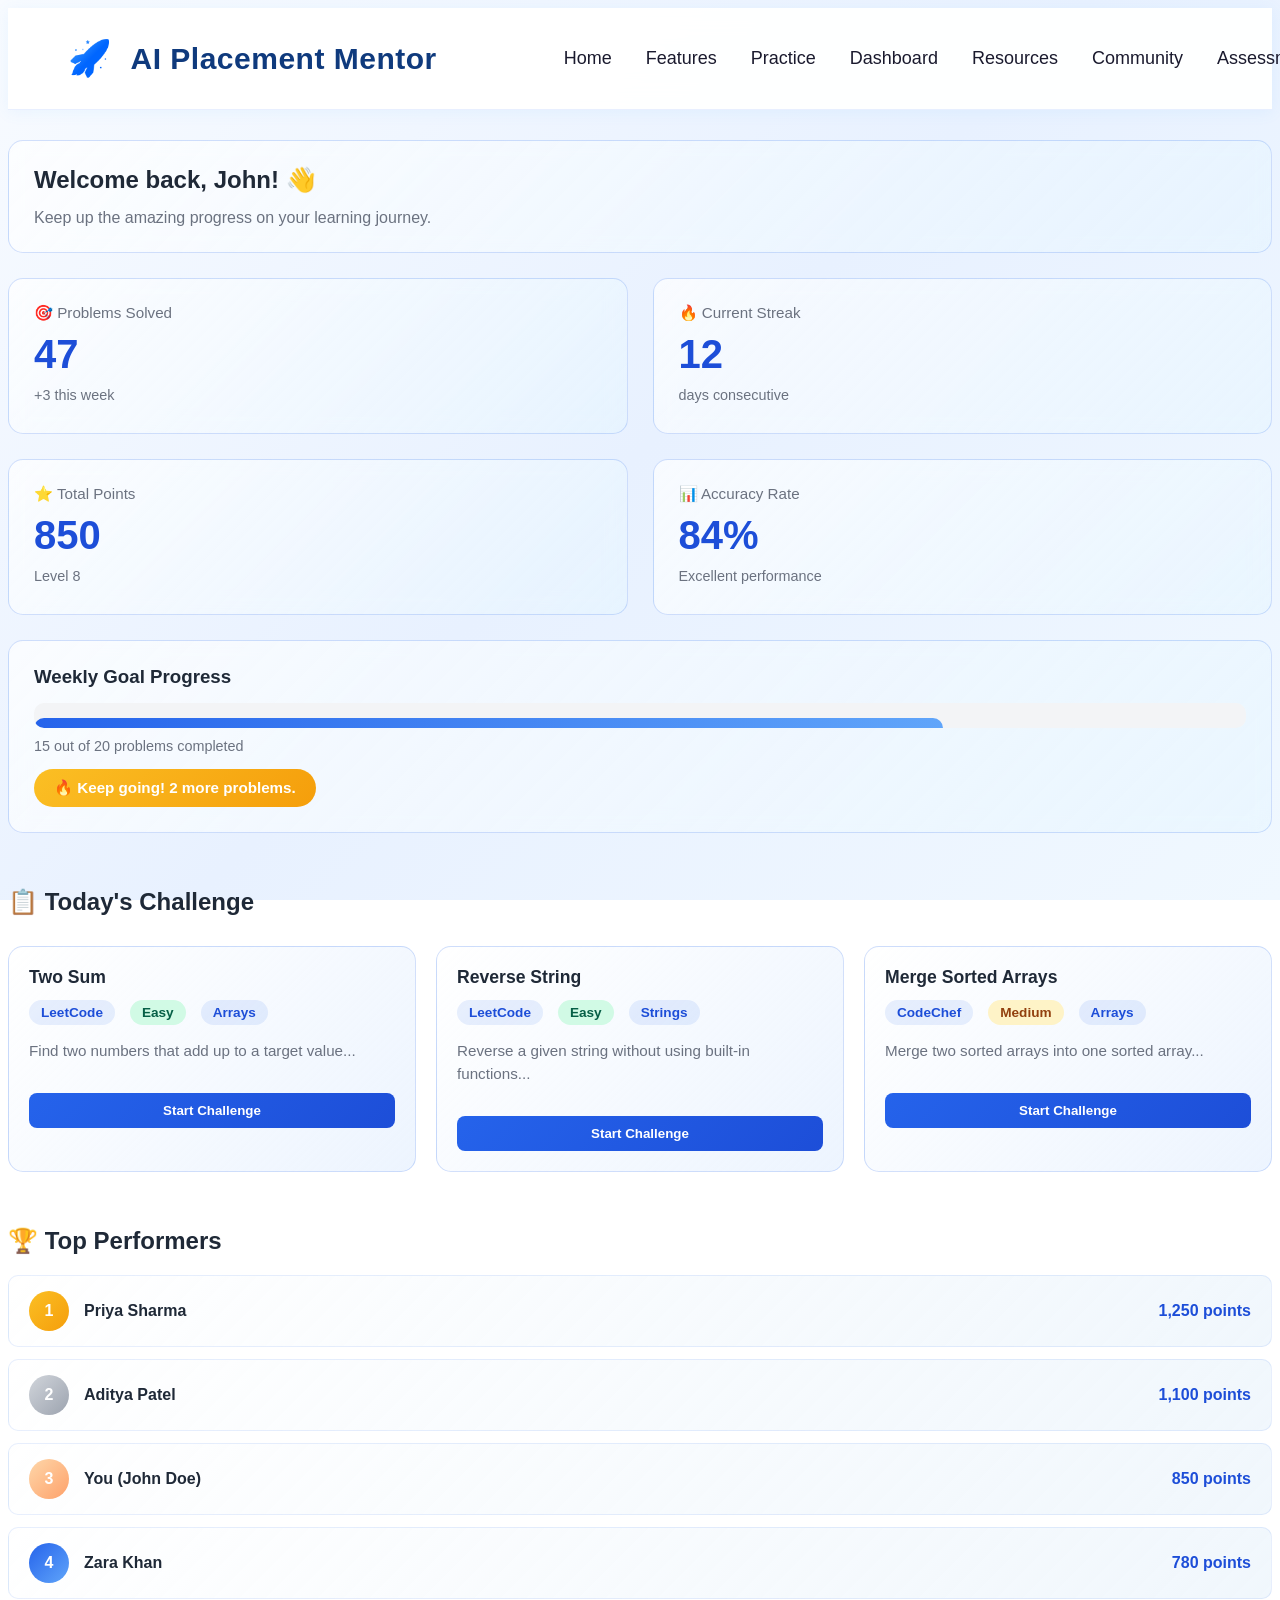
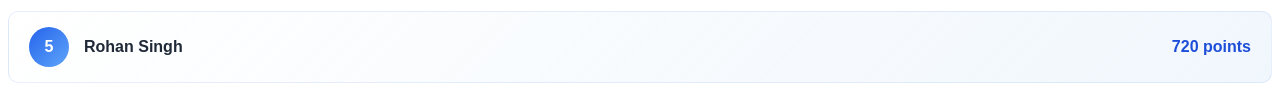
<file: dashboard.html>
<!DOCTYPE html>
<html lang="en">
<head>
    <meta charset="UTF-8">
    <meta name="viewport" content="width=device-width, initial-scale=1.0">
    <title>Dashboard - AI Placement Mentor</title>
    <link rel="stylesheet" href="styles.css">
    <style>
        .dashboard-container {
            display: grid;
            grid-template-columns: 1fr 1fr;
            gap: 25px;
            margin-top: 30px;
        }

        .stat-card {
            background: linear-gradient(135deg, rgba(255, 255, 255, 0.7) 0%, rgba(229, 245, 255, 0.5) 100%);
            border: 1px solid rgba(37, 99, 235, 0.2);
            border-radius: 15px;
            padding: 25px;
            backdrop-filter: blur(10px);
            transition: all 0.3s ease;
        }

        .stat-card:hover {
            transform: translateY(-5px);
            box-shadow: 0 10px 30px rgba(37, 99, 235, 0.1);
        }

        .stat-number {
            font-size: 2.5rem;
            font-weight: 800;
            color: #1d4ed8;
            margin: 10px 0;
        }

        .stat-label {
            color: #6b7280;
            font-size: 0.95rem;
            font-weight: 500;
        }

        .progress-section {
            grid-column: 1 / -1;
        }

        .progress-bar-container {
            background: #f3f4f6;
            border-radius: 10px;
            height: 25px;
            overflow: hidden;
            margin-top: 10px;
        }

        .progress-bar {
            background: linear-gradient(90deg, #2563eb, #60a5fa);
            height: 100%;
            border-radius: 10px;
            transition: width 0.5s ease;
        }

        .streak-badge {
            display: inline-block;
            background: linear-gradient(135deg, #fbbf24, #f59e0b);
            color: white;
            padding: 10px 20px;
            border-radius: 50px;
            font-weight: 600;
            margin-top: 15px;
            font-size: 0.95rem;
        }

        .challenge-grid {
            display: grid;
            grid-template-columns: repeat(auto-fit, minmax(300px, 1fr));
            gap: 20px;
            margin-top: 30px;
        }

        .challenge-card {
            background: linear-gradient(135deg, rgba(255, 255, 255, 0.8) 0%, rgba(219, 234, 254, 0.5) 100%);
            border: 1px solid rgba(37, 99, 235, 0.2);
            border-radius: 15px;
            padding: 20px;
            backdrop-filter: blur(10px);
            transition: all 0.3s ease;
        }

        .challenge-card:hover {
            transform: translateY(-8px);
            box-shadow: 0 15px 30px rgba(37, 99, 235, 0.15);
        }

        .challenge-title {
            font-size: 1.1rem;
            font-weight: 700;
            color: #1f2937;
            margin-bottom: 8px;
        }

        .challenge-meta {
            display: flex;
            gap: 15px;
            margin: 12px 0;
            flex-wrap: wrap;
        }

        .meta-tag {
            background: rgba(37, 99, 235, 0.1);
            color: #1d4ed8;
            padding: 5px 12px;
            border-radius: 20px;
            font-size: 0.85rem;
            font-weight: 600;
        }

        .difficulty-badge {
            padding: 5px 12px;
            border-radius: 20px;
            font-size: 0.85rem;
            font-weight: 600;
        }

        .difficulty-easy {
            background: #d1fae5;
            color: #065f46;
        }

        .difficulty-medium {
            background: #fef3c7;
            color: #92400e;
        }

        .difficulty-hard {
            background: #fee2e2;
            color: #991b1b;
        }

        .btn-start {
            background: linear-gradient(135deg, #2563eb, #1d4ed8);
            color: white;
            border: none;
            padding: 10px 20px;
            border-radius: 8px;
            cursor: pointer;
            font-weight: 600;
            transition: all 0.3s ease;
            margin-top: 15px;
            width: 100%;
        }

        .btn-start:hover {
            transform: scale(1.02);
            box-shadow: 0 8px 16px rgba(37, 99, 235, 0.3);
        }

        .leaderboard-section {
            grid-column: 1 / -1;
        }

        .leaderboard-list {
            display: flex;
            flex-direction: column;
            gap: 12px;
            margin-top: 20px;
        }

        .leaderboard-item {
            display: flex;
            align-items: center;
            justify-content: space-between;
            background: linear-gradient(135deg, rgba(255, 255, 255, 0.7) 0%, rgba(226, 239, 250, 0.5) 100%);
            padding: 15px 20px;
            border-radius: 10px;
            border: 1px solid rgba(37, 99, 235, 0.1);
        }

        .rank-badge {
            display: flex;
            align-items: center;
            justify-content: center;
            width: 40px;
            height: 40px;
            border-radius: 50%;
            background: linear-gradient(135deg, #2563eb, #60a5fa);
            color: white;
            font-weight: 800;
            font-size: 1rem;
        }

        .rank-1 { background: linear-gradient(135deg, #fbbf24, #f59e0b); }
        .rank-2 { background: linear-gradient(135deg, #d1d5db, #9ca3af); }
        .rank-3 { background: linear-gradient(135deg, #fed7aa, #fea16a); }

        .leaderboard-info {
            flex: 1;
            margin: 0 15px;
        }

        .leaderboard-name {
            font-weight: 600;
            color: #1f2937;
        }

        .leaderboard-points {
            font-weight: 700;
            color: #1d4ed8;
        }

        @media (max-width: 768px) {
            .dashboard-container {
                grid-template-columns: 1fr;
            }

            .challenge-grid {
                grid-template-columns: 1fr;
            }
        }
    </style>
</head>
<body>
    <!-- Navigation Bar -->
    <nav class="navbar">
        <div class="nav-container">
            <div class="nav-logo">
                <span class="logo-icon">🚀</span>
                AI Placement Mentor
            </div>
            <ul class="nav-menu nav-menu-active">
                <li class="nav-item"><a href="index.html" class="nav-link">Home</a></li>
                <li class="nav-item"><a href="features.html" class="nav-link">Features</a></li>
                <li class="nav-item"><a href="practice.html" class="nav-link">Practice</a></li>
                <li class="nav-item"><a href="dashboard.html" class="nav-link">Dashboard</a></li>
                <li class="nav-item"><a href="resources.html" class="nav-link">Resources</a></li>
                <li class="nav-item"><a href="community.html" class="nav-link">Community</a></li>
                <li class="nav-item"><a href="assessment.html" class="nav-link">Assessment</a></li>
                <li class="nav-item"><a href="study-plans.html" class="nav-link">Study Plans</a></li>
                <li class="nav-item"><a href="login.html" class="nav-link nav-link-btn">Login</a></li>
            </ul>
        </div>
    </nav>

    <!-- Main Content -->
    <div class="container">
        <section class="dashboard-container">
            <!-- Welcome Header -->
            <div class="stat-card" style="grid-column: 1 / -1;">
                <h1 style="margin: 0 0 15px 0; color: #1f2937;">Welcome back, John! 👋</h1>
                <p style="color: #6b7280; margin: 0;">Keep up the amazing progress on your learning journey.</p>
            </div>

            <!-- Stats Cards -->
            <div class="stat-card">
                <div class="stat-label">🎯 Problems Solved</div>
                <div class="stat-number">47</div>
                <p style="color: #6b7280; font-size: 0.9rem; margin: 5px 0;">+3 this week</p>
            </div>

            <div class="stat-card">
                <div class="stat-label">🔥 Current Streak</div>
                <div class="stat-number">12</div>
                <p style="color: #6b7280; font-size: 0.9rem; margin: 5px 0;">days consecutive</p>
            </div>

            <div class="stat-card">
                <div class="stat-label">⭐ Total Points</div>
                <div class="stat-number">850</div>
                <p style="color: #6b7280; font-size: 0.9rem; margin: 5px 0;">Level 8</p>
            </div>

            <div class="stat-card">
                <div class="stat-label">📊 Accuracy Rate</div>
                <div class="stat-number">84%</div>
                <p style="color: #6b7280; font-size: 0.9rem; margin: 5px 0;">Excellent performance</p>
            </div>

            <!-- Progress Section -->
            <div class="stat-card progress-section">
                <h3 style="margin: 0 0 15px 0; color: #1f2937;">Weekly Goal Progress</h3>
                <div class="progress-bar-container">
                    <div class="progress-bar" style="width: 75%;"></div>
                </div>
                <p style="margin: 10px 0 0 0; color: #6b7280; font-size: 0.9rem;">15 out of 20 problems completed</p>
                <div class="streak-badge">🔥 Keep going! 2 more problems.</div>
            </div>

            <!-- Today's Challenge -->
            <div style="grid-column: 1 / -1;">
                <h2 style="margin: 30px 0 20px 0; color: #1f2937;">📋 Today's Challenge</h2>
                <div class="challenge-grid">
                    <div class="challenge-card">
                        <div class="challenge-title">Two Sum</div>
                        <div class="challenge-meta">
                            <span class="meta-tag">LeetCode</span>
                            <span class="difficulty-badge difficulty-easy">Easy</span>
                            <span class="meta-tag">Arrays</span>
                        </div>
                        <p style="color: #6b7280; font-size: 0.95rem; line-height: 1.5;">Find two numbers that add up to a target value...</p>
                        <button class="btn-start">Start Challenge</button>
                    </div>

                    <div class="challenge-card">
                        <div class="challenge-title">Reverse String</div>
                        <div class="challenge-meta">
                            <span class="meta-tag">LeetCode</span>
                            <span class="difficulty-badge difficulty-easy">Easy</span>
                            <span class="meta-tag">Strings</span>
                        </div>
                        <p style="color: #6b7280; font-size: 0.95rem; line-height: 1.5;">Reverse a given string without using built-in functions...</p>
                        <button class="btn-start">Start Challenge</button>
                    </div>

                    <div class="challenge-card">
                        <div class="challenge-title">Merge Sorted Arrays</div>
                        <div class="challenge-meta">
                            <span class="meta-tag">CodeChef</span>
                            <span class="difficulty-badge difficulty-medium">Medium</span>
                            <span class="meta-tag">Arrays</span>
                        </div>
                        <p style="color: #6b7280; font-size: 0.95rem; line-height: 1.5;">Merge two sorted arrays into one sorted array...</p>
                        <button class="btn-start">Start Challenge</button>
                    </div>
                </div>
            </div>

            <!-- Leaderboard -->
            <div style="grid-column: 1 / -1;">
                <h2 style="margin: 30px 0 20px 0; color: #1f2937;">🏆 Top Performers</h2>
                <div class="leaderboard-list">
                    <div class="leaderboard-item">
                        <div class="rank-badge rank-1">1</div>
                        <div class="leaderboard-info">
                            <div class="leaderboard-name">Priya Sharma</div>
                        </div>
                        <div class="leaderboard-points">1,250 points</div>
                    </div>

                    <div class="leaderboard-item">
                        <div class="rank-badge rank-2">2</div>
                        <div class="leaderboard-info">
                            <div class="leaderboard-name">Aditya Patel</div>
                        </div>
                        <div class="leaderboard-points">1,100 points</div>
                    </div>

                    <div class="leaderboard-item">
                        <div class="rank-badge rank-3">3</div>
                        <div class="leaderboard-info">
                            <div class="leaderboard-name">You (John Doe)</div>
                        </div>
                        <div class="leaderboard-points">850 points</div>
                    </div>

                    <div class="leaderboard-item">
                        <div class="rank-badge">4</div>
                        <div class="leaderboard-info">
                            <div class="leaderboard-name">Zara Khan</div>
                        </div>
                        <div class="leaderboard-points">780 points</div>
                    </div>

                    <div class="leaderboard-item">
                        <div class="rank-badge">5</div>
                        <div class="leaderboard-info">
                            <div class="leaderboard-name">Rohan Singh</div>
                        </div>
                        <div class="leaderboard-points">720 points</div>
                    </div>
                </div>
            </div>
        </section>
    </div>

    <script src="api-client.js"></script>
    <script>
        // Dashboard functionality
        async function loadDashboardData() {
            try {
                const stats = await api.getUserStats();
                const tasks = await api.getTaskStats();
                const leaderboard = await api.getLeaderboard();
                
                console.log('Dashboard loaded:', { stats, tasks, leaderboard });
            } catch (error) {
                console.error('Error loading dashboard:', error);
            }
        }

        // Load dashboard on page load
        document.addEventListener('DOMContentLoaded', loadDashboardData);
    </script>
</body>
</html>
</file>
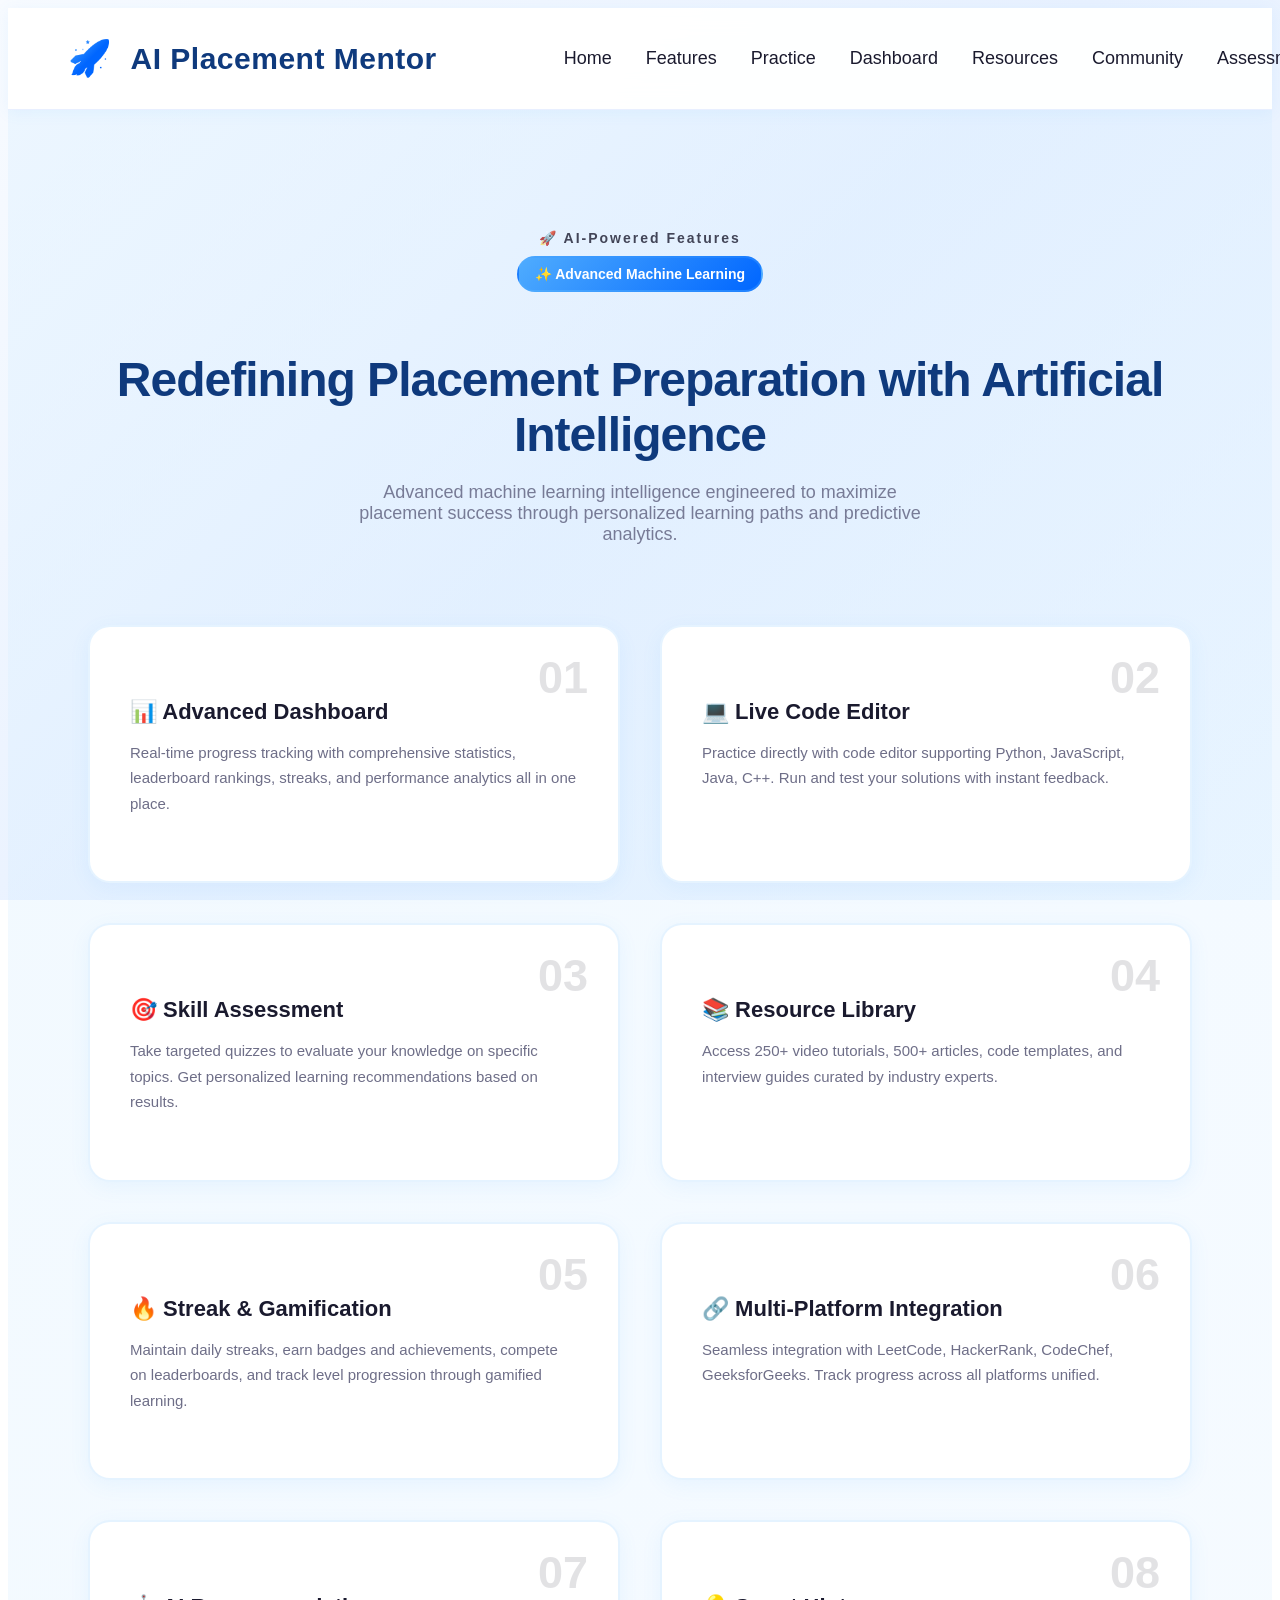
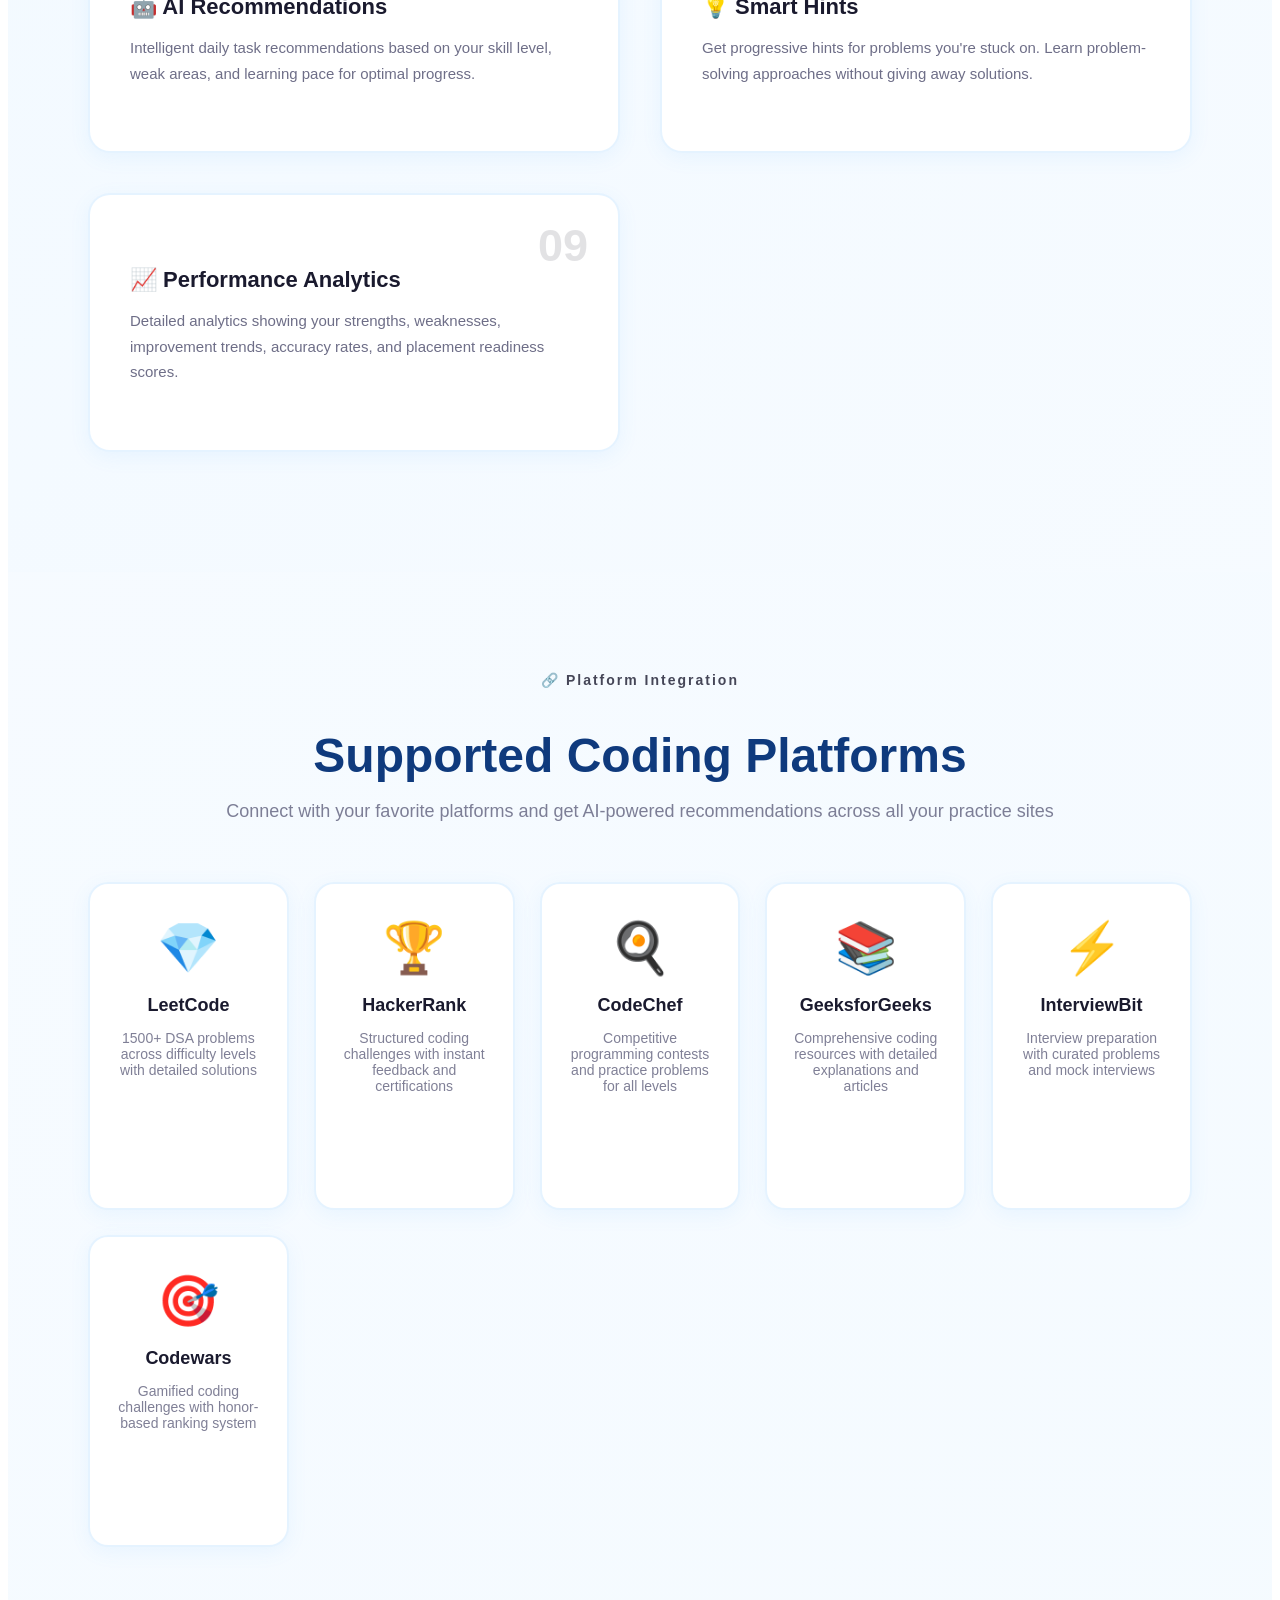
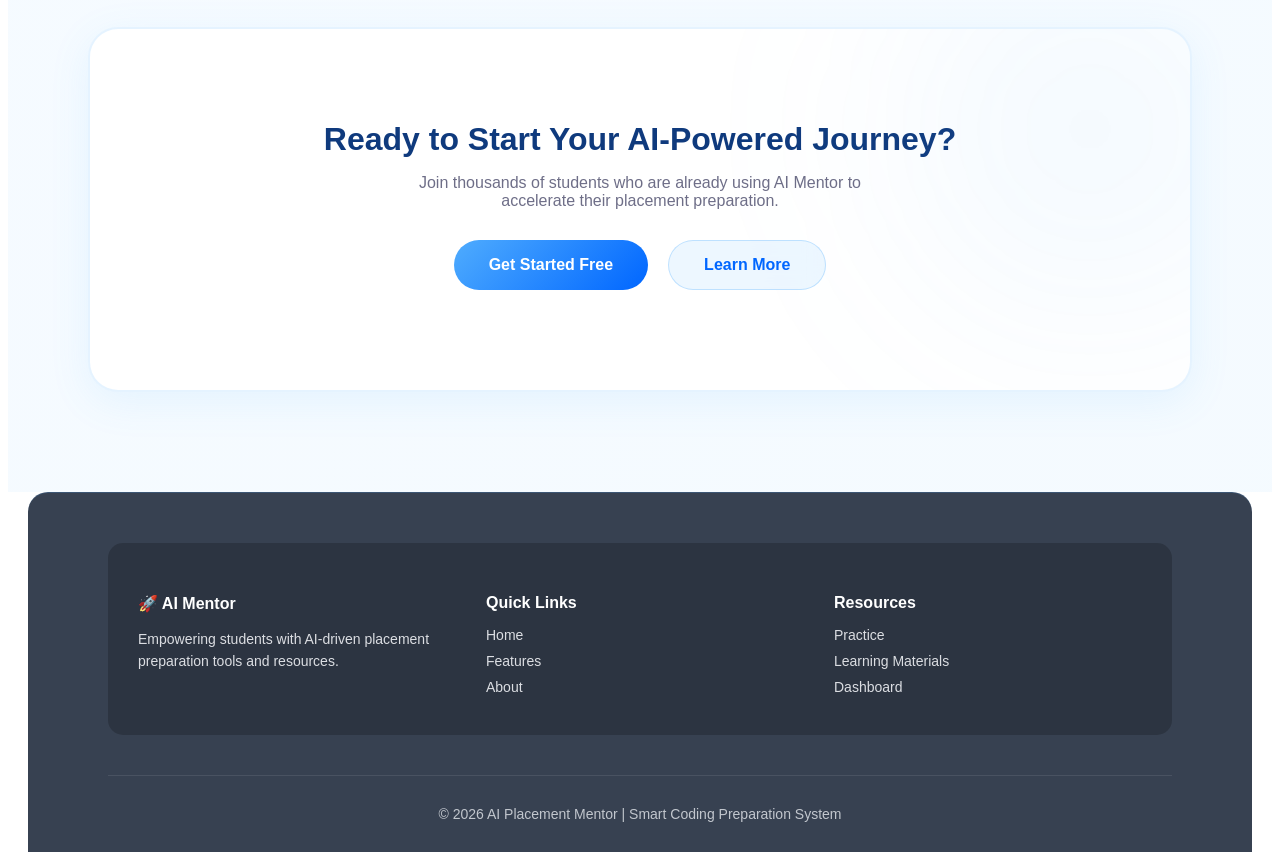
<file: features.html>
<!DOCTYPE html>
<html lang="en">
<head>
    <meta charset="UTF-8">
    <title>Features - AI Placement Mentor</title>
    <meta name="viewport" content="width=device-width, initial-scale=1.0">
    <meta name="description" content="Explore AI-powered features for coding placement preparation including personalized tasks, streak tracking, and multi-platform integration.">
    <meta name="keywords" content="AI features, coding platforms, placement preparation, LeetCode, HackerRank">
    <meta name="author" content="AI Placement Mentor Team">
    <link rel="icon" type="image/x-icon" href="data:image/svg+xml,<svg xmlns='http://www.w3.org/2000/svg' viewBox='0 0 100 100'><text y='.9em' font-size='90'>⚡</text></svg>">

    <!-- Google Font -->
    <link href="https://fonts.googleapis.com/css2?family=Poppins:wght@300;400;600;700;800&display=swap" rel="stylesheet">

    <!-- CSS -->
    <link rel="stylesheet" href="styles.css">
</head>
<body>

    <!-- Navigation -->
    <nav class="navbar">
        <div class="nav-container">
            <div class="nav-logo">
                <span class="logo-icon">🚀</span>
                AI Placement Mentor
            </div>
            <ul class="nav-menu nav-menu-active">
                <li class="nav-item"><a href="index.html" class="nav-link">Home</a></li>
                <li class="nav-item"><a href="features.html" class="nav-link">Features</a></li>
                <li class="nav-item"><a href="practice.html" class="nav-link">Practice</a></li>
                <li class="nav-item"><a href="dashboard.html" class="nav-link">Dashboard</a></li>
                <li class="nav-item"><a href="resources.html" class="nav-link">Resources</a></li>
                <li class="nav-item"><a href="community.html" class="nav-link">Community</a></li>
                <li class="nav-item"><a href="assessment.html" class="nav-link">Assessment</a></li>
                <li class="nav-item"><a href="study-plans.html" class="nav-link">Study Plans</a></li>
                <li class="nav-item"><a href="login.html" class="nav-link nav-link-btn">Login</a></li>
            </ul>
        </div>
    </nav>
    <!-- Features Section -->
    <section class="features-section">
        <div class="section-label">🚀 AI-Powered Features</div>
        <div class="features-container">
            <div class="features-header">
                <div class="hero-badge">✨ Advanced Machine Learning</div>
                <h2>Redefining Placement Preparation with Artificial Intelligence</h2>
                <p>Advanced machine learning intelligence engineered to maximize placement success through personalized learning paths and predictive analytics.</p>
            </div>

            <div class="features-grid">
                <div class="feature-box" style="animation-delay: 0.1s">
                    <div class="card-glow"></div>
                    <div class="feature-number">01</div>
                    <h3>📊 Advanced Dashboard</h3>
                    <p>
                        Real-time progress tracking with comprehensive statistics, leaderboard rankings, streaks, and performance analytics all in one place.
                    </p>
                </div>

                <div class="feature-box" style="animation-delay: 0.2s">
                    <div class="card-glow"></div>
                    <div class="feature-number">02</div>
                    <h3>💻 Live Code Editor</h3>
                    <p>
                        Practice directly with code editor supporting Python, JavaScript, Java, C++. Run and test your solutions with instant feedback.
                    </p>
                </div>

                <div class="feature-box" style="animation-delay: 0.3s">
                    <div class="card-glow"></div>
                    <div class="feature-number">03</div>
                    <h3>🎯 Skill Assessment</h3>
                    <p>
                        Take targeted quizzes to evaluate your knowledge on specific topics. Get personalized learning recommendations based on results.
                    </p>
                </div>

                <div class="feature-box" style="animation-delay: 0.4s">
                    <div class="card-glow"></div>
                    <div class="feature-number">04</div>
                    <h3>📚 Resource Library</h3>
                    <p>
                        Access 250+ video tutorials, 500+ articles, code templates, and interview guides curated by industry experts.
                    </p>
                </div>

                <div class="feature-box" style="animation-delay: 0.5s">
                    <div class="card-glow"></div>
                    <div class="feature-number">05</div>
                    <h3>🔥 Streak & Gamification</h3>
                    <p>
                        Maintain daily streaks, earn badges and achievements, compete on leaderboards, and track level progression through gamified learning.
                    </p>
                </div>

                <div class="feature-box" style="animation-delay: 0.6s">
                    <div class="card-glow"></div>
                    <div class="feature-number">06</div>
                    <h3>🔗 Multi-Platform Integration</h3>
                    <p>
                        Seamless integration with LeetCode, HackerRank, CodeChef, GeeksforGeeks. Track progress across all platforms unified.
                    </p>
                </div>

                <div class="feature-box" style="animation-delay: 0.7s">
                    <div class="card-glow"></div>
                    <div class="feature-number">07</div>
                    <h3>🤖 AI Recommendations</h3>
                    <p>
                        Intelligent daily task recommendations based on your skill level, weak areas, and learning pace for optimal progress.
                    </p>
                </div>

                <div class="feature-box" style="animation-delay: 0.8s">
                    <div class="card-glow"></div>
                    <div class="feature-number">08</div>
                    <h3>💡 Smart Hints</h3>
                    <p>
                        Get progressive hints for problems you're stuck on. Learn problem-solving approaches without giving away solutions.
                    </p>
                </div>

                <div class="feature-box" style="animation-delay: 0.9s">
                    <div class="card-glow"></div>
                    <div class="feature-number">09</div>
                    <h3>📈 Performance Analytics</h3>
                    <p>
                        Detailed analytics showing your strengths, weaknesses, improvement trends, accuracy rates, and placement readiness scores.
                    </p>
                </div>
            </div>
        </div>
    </section>

    <!-- Platform Integration Section -->
    <section class="platforms-section">
        <div class="section-label">🔗 Platform Integration</div>
        <div class="platforms-container">
            <div class="platforms-header">
                <h2>Supported Coding Platforms</h2>
                <p>Connect with your favorite platforms and get AI-powered recommendations across all your practice sites</p>
            </div>

            <div class="platforms-grid">
                <div class="platform-card" style="animation-delay: 0.1s" onclick="handlePlatformClick('LeetCode')">
                    <div class="card-glow"></div>
                    <div class="platform-icon">💎</div>
                    <h3>LeetCode</h3>
                    <p>1500+ DSA problems across difficulty levels with detailed solutions</p>
                    <button class="platform-btn">Connect Platform</button>
                </div>
                <div class="platform-card" style="animation-delay: 0.2s" onclick="handlePlatformClick('HackerRank')">
                    <div class="card-glow"></div>
                    <div class="platform-icon">🏆</div>
                    <h3>HackerRank</h3>
                    <p>Structured coding challenges with instant feedback and certifications</p>
                    <button class="platform-btn">Connect Platform</button>
                </div>
                <div class="platform-card" style="animation-delay: 0.3s" onclick="handlePlatformClick('CodeChef')">
                    <div class="card-glow"></div>
                    <div class="platform-icon">🍳</div>
                    <h3>CodeChef</h3>
                    <p>Competitive programming contests and practice problems for all levels</p>
                    <button class="platform-btn">Connect Platform</button>
                </div>
                <div class="platform-card" style="animation-delay: 0.4s" onclick="handlePlatformClick('GeeksforGeeks')">
                    <div class="card-glow"></div>
                    <div class="platform-icon">📚</div>
                    <h3>GeeksforGeeks</h3>
                    <p>Comprehensive coding resources with detailed explanations and articles</p>
                    <button class="platform-btn">Connect Platform</button>
                </div>
                <div class="platform-card" style="animation-delay: 0.5s" onclick="handlePlatformClick('InterviewBit')">
                    <div class="card-glow"></div>
                    <div class="platform-icon">⚡</div>
                    <h3>InterviewBit</h3>
                    <p>Interview preparation with curated problems and mock interviews</p>
                    <button class="platform-btn">Connect Platform</button>
                </div>
                <div class="platform-card" style="animation-delay: 0.6s" onclick="handlePlatformClick('Codewars')">
                    <div class="card-glow"></div>
                    <div class="platform-icon">🎯</div>
                    <h3>Codewars</h3>
                    <p>Gamified coding challenges with honor-based ranking system</p>
                    <button class="platform-btn">Connect Platform</button>
                </div>
            </div>

            <div class="cta-section">
                <h3>Ready to Start Your AI-Powered Journey?</h3>
                <p>Join thousands of students who are already using AI Mentor to accelerate their placement preparation.</p>
                <div class="btn-group">
                    <button class="btn primary" onclick="window.location.href='login.html'">Get Started Free</button>
                    <button class="btn secondary" onclick="scrollToTop()">Learn More</button>
                </div>
            </div>
        </div>
    </section>
    <footer>
        <div class="footer-content">
            <div class="footer-section">
                <h4>🚀 AI Mentor</h4>
                <p>Empowering students with AI-driven placement preparation tools and resources.</p>
            </div>
            <div class="footer-section">
                <h4>Quick Links</h4>
                <a href="index.html">Home</a>
                <a href="features.html">Features</a>
                <a href="about.html">About</a>
            </div>
            <div class="footer-section">
                <h4>Resources</h4>
                <a href="practice.html">Practice</a>
                <a href="resources.html">Learning Materials</a>
                <a href="dashboard.html">Dashboard</a>
            </div>
        </div>
        <div class="footer-bottom">
            © 2026 AI Placement Mentor | Smart Coding Preparation System
        </div>
    </footer>

    <script>
        // Mobile menu toggle
        document.addEventListener('DOMContentLoaded', function() {
            const hamburger = document.querySelector('.hamburger');
            const navLinks = document.querySelector('.nav-links');

            hamburger.addEventListener('click', function() {
                navLinks.classList.toggle('active');
                hamburger.classList.toggle('active');
            });

            // Add scroll animation for cards
            const observerOptions = {
                threshold: 0.1,
                rootMargin: '0px 0px -50px 0px'
            };

            const observer = new IntersectionObserver(function(entries) {
                entries.forEach(entry => {
                    if (entry.isIntersecting) {
                        entry.target.style.animation = 'fadeUp 0.6s ease forwards';
                        observer.unobserve(entry.target);
                    }
                });
            }, observerOptions);

            document.querySelectorAll('.feature-box, .platform-card').forEach(el => {
                observer.observe(el);
            });
        });

        // Handle platform click with better UX
        function handlePlatformClick(platform) {
            const btn = event.target;
            const originalText = btn.textContent;

            btn.textContent = 'Connecting...';
            btn.disabled = true;
            btn.style.opacity = '0.7';

            setTimeout(() => {
                btn.textContent = originalText;
                btn.disabled = false;
                btn.style.opacity = '1';

                // Show notification
                const notification = document.createElement('div');
                notification.style.cssText = `
                    position: fixed;
                    top: 20px;
                    right: 20px;
                    background: linear-gradient(135deg, #00f2fe, #4facfe);
                    color: #0f2027;
                    padding: 15px 25px;
                    border-radius: 10px;
                    box-shadow: 0 8px 25px rgba(0,242,254,0.3);
                    z-index: 10000;
                    font-weight: 600;
                    animation: slideInRight 0.5s ease;
                    font-family: 'Poppins', sans-serif;
                `;
                notification.innerHTML = `<span style="font-size: 18px;">🔗</span> ${platform} integration coming soon!`;

                document.body.appendChild(notification);

                setTimeout(() => {
                    notification.style.animation = 'slideOutRight 0.5s ease';
                    setTimeout(() => {
                        if (document.body.contains(notification)) {
                            document.body.removeChild(notification);
                        }
                    }, 500);
                }, 2500);
            }, 1000);
        }

        // Scroll to top function
        function scrollToTop() {
            window.scrollTo({ top: 0, behavior: 'smooth' });
        }
    </script>

</body>
</html>
</file>
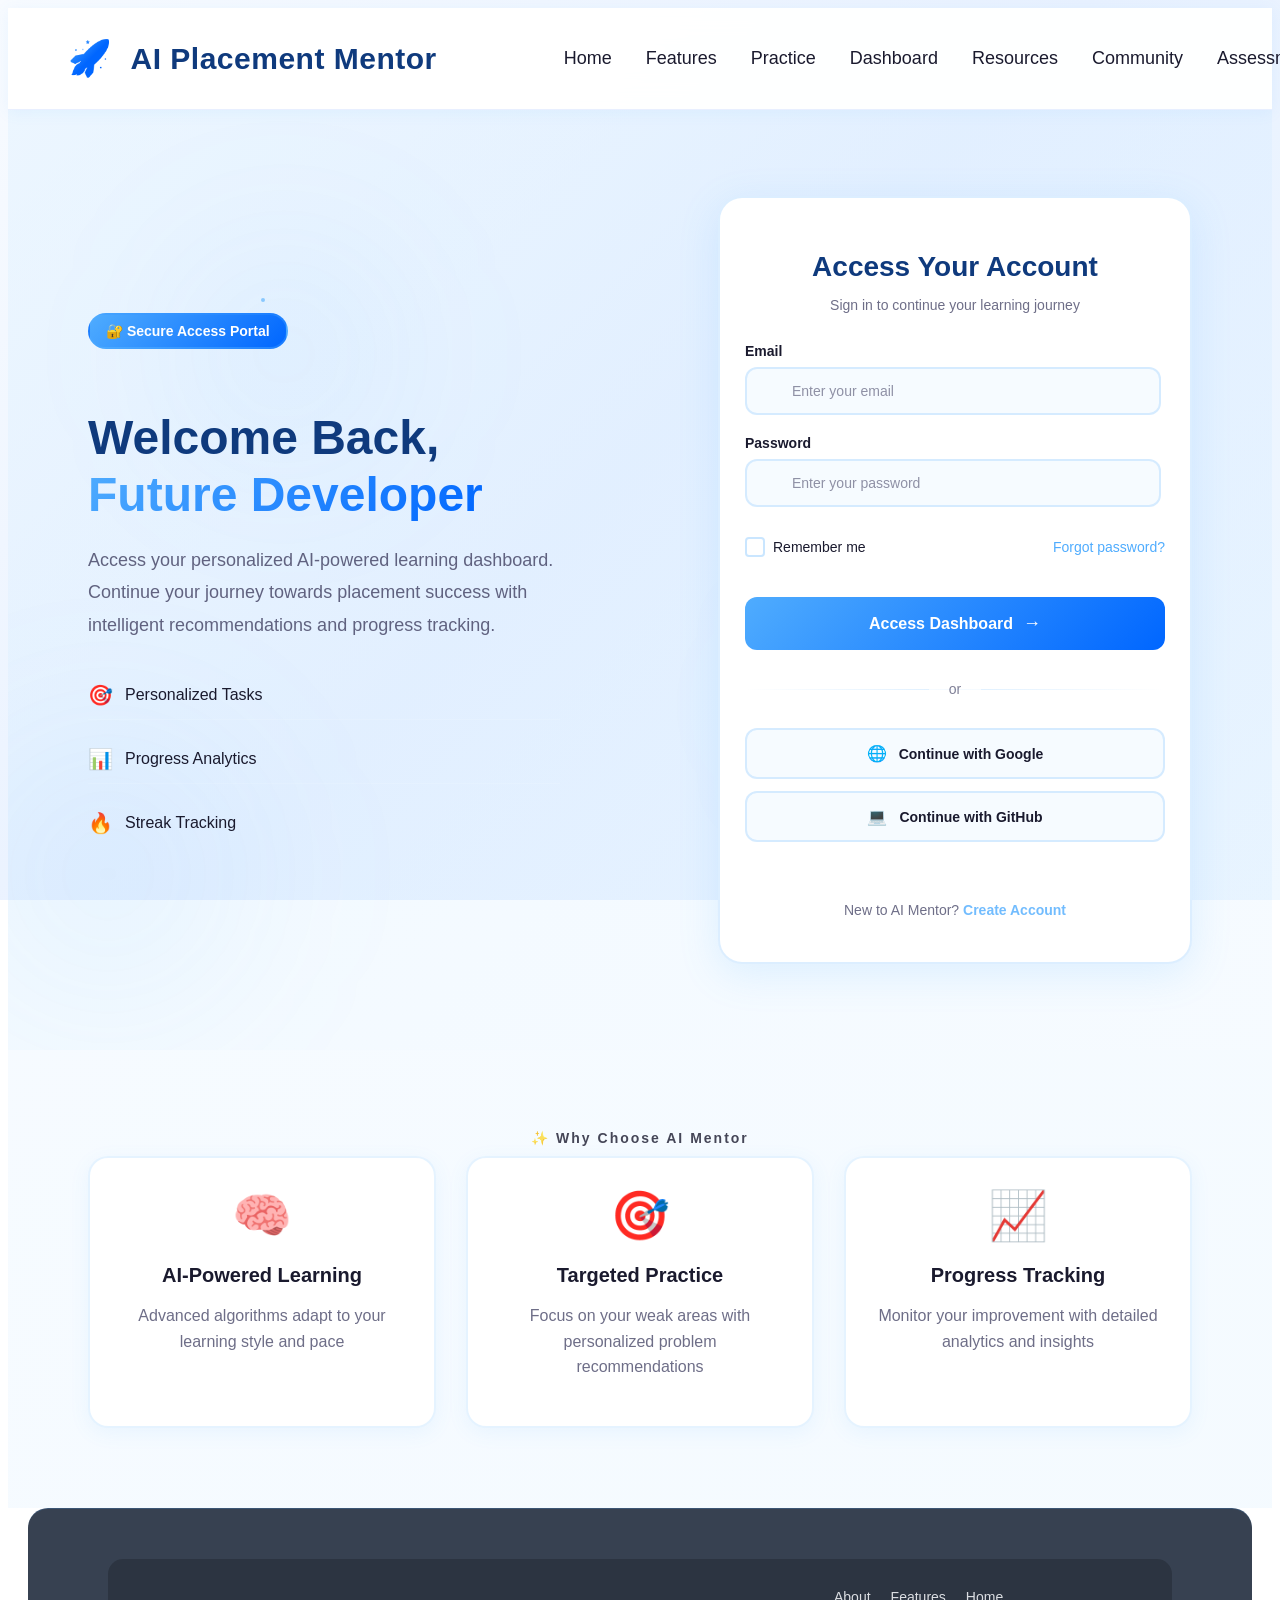
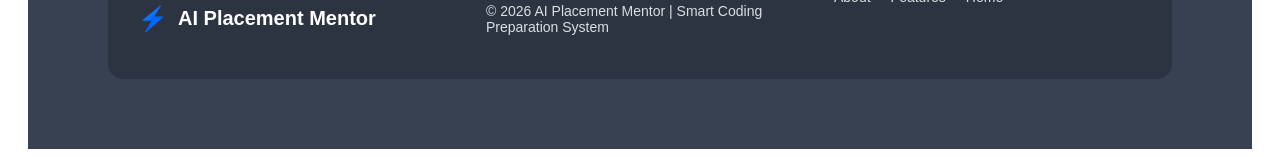
<file: login.html>
<!DOCTYPE html>
<html lang="en">
<head>
    <meta charset="UTF-8">
    <title>Login - AI Placement Mentor</title>
    <meta name="viewport" content="width=device-width, initial-scale=1.0">
    <meta name="description" content="Secure login to access your personalized AI-powered coding dashboard and placement preparation tools.">
    <meta name="keywords" content="login, authentication, dashboard, AI mentor">
    <meta name="author" content="AI Placement Mentor Team">
    <link rel="icon" type="image/x-icon" href="data:image/svg+xml,<svg xmlns='http://www.w3.org/2000/svg' viewBox='0 0 100 100'><text y='.9em' font-size='90'>⚡</text></svg>">

    <!-- Google Font -->
    <link href="https://fonts.googleapis.com/css2?family=Poppins:wght@300;400;600;600;700;800&display=swap" rel="stylesheet">

    <!-- CSS -->
    <link rel="stylesheet" href="styles.css">
</head>
<body>

    <!-- Navigation -->
    <nav class="navbar">
        <div class="nav-container">
            <div class="nav-logo">
                <span class="logo-icon">🚀</span>
                AI Placement Mentor
            </div>
            <ul class="nav-menu nav-menu-active">
                <li class="nav-item"><a href="index.html" class="nav-link">Home</a></li>
                <li class="nav-item"><a href="features.html" class="nav-link">Features</a></li>
                <li class="nav-item"><a href="practice.html" class="nav-link">Practice</a></li>
                <li class="nav-item"><a href="dashboard.html" class="nav-link">Dashboard</a></li>
                <li class="nav-item"><a href="resources.html" class="nav-link">Resources</a></li>
                <li class="nav-item"><a href="community.html" class="nav-link">Community</a></li>
                <li class="nav-item"><a href="assessment.html" class="nav-link">Assessment</a></li>
                <li class="nav-item"><a href="study-plans.html" class="nav-link">Study Plans</a></li>
                <li class="nav-item"><a href="login.html" class="nav-link nav-link-btn">Login</a></li>
            </ul>
        </div>
    </nav>

    <!-- Login Hero Section -->
    <section class="login-hero">
        <div class="animated-bg">
            <div class="blob blob-1"></div>
            <div class="blob blob-2"></div>
            <div class="blob blob-3"></div>
            <div class="particle particle-1"></div>
            <div class="particle particle-2"></div>
            <div class="particle particle-3"></div>
        </div>
        <div class="login-container-wrapper">
            <div class="login-content">
                <div class="login-text">
                    <div class="hero-badge">🔐 Secure Access Portal</div>
                    <h1>Welcome Back, <span class="gradient-text">Future Developer</span></h1>
                    <p>
                        Access your personalized AI-powered learning dashboard.
                        Continue your journey towards placement success with intelligent recommendations
                        and progress tracking.
                    </p>

                    <div class="login-features">
                        <div class="feature-item">
                            <span class="feature-icon">🎯</span>
                            <span>Personalized Tasks</span>
                        </div>
                        <div class="feature-item">
                            <span class="feature-icon">📊</span>
                            <span>Progress Analytics</span>
                        </div>
                        <div class="feature-item">
                            <span class="feature-icon">🔥</span>
                            <span>Streak Tracking</span>
                        </div>
                    </div>
                </div>

                <div class="login-form-container">
                    <div class="login-card">
                        <div class="login-header">
                            <h2>Access Your Account</h2>
                            <p>Sign in to continue your learning journey</p>
                        </div>

                        <form id="loginForm" class="login-form" onsubmit="handleLogin(event)">
                            <div class="form-group">
                                <label for="email">Email</label>
                                <div class="input-wrapper">
                                    <input type="email" id="email" name="email" placeholder="Enter your email" required>
                                </div>
                            </div>

                            <div class="form-group">
                                <label for="loginPassword">Password</label>
                                <div class="input-wrapper">
                                    <input type="password" id="loginPassword" name="password" placeholder="Enter your password" required>
                                </div>
                            </div>

                            <div class="form-options">
                                <label class="checkbox-container">
                                    <input type="checkbox" name="remember">
                                    <span class="checkmark"></span>
                                    Remember me
                                </label>
                                <a href="#" class="forgot-link">Forgot password?</a>
                            </div>

                            <button type="submit" class="login-btn" id="loginBtn">
                                <span class="btn-text">Access Dashboard</span>
                                <span class="btn-icon">→</span>
                            </button>
                        </form>

                        <div class="divider">
                            <span>or</span>
                        </div>

                        <div class="social-login">
                            <button class="social-btn google">
                                <span class="social-icon">🌐</span>
                                Continue with Google
                            </button>
                            <button class="social-btn github">
                                <span class="social-icon">💻</span>
                                Continue with GitHub
                            </button>
                        </div>

                        <div class="signup-prompt">
                            <p>New to AI Mentor? <a href="#" onclick="openSignupModal(event)">Create Account</a></p>
                        </div>
                    </div>
                </div>
            </div>
        </div>
    </section>

    <!-- Features Preview -->
    <section class="features-preview">
        <div class="section-label">✨ Why Choose AI Mentor</div>
        <div class="preview-container">
            <div class="preview-card">
                <div class="preview-icon">🧠</div>
                <h3>AI-Powered Learning</h3>
                <p>Advanced algorithms adapt to your learning style and pace</p>
            </div>
            <div class="preview-card">
                <div class="preview-icon">🎯</div>
                <h3>Targeted Practice</h3>
                <p>Focus on your weak areas with personalized problem recommendations</p>
            </div>
            <div class="preview-card">
                <div class="preview-icon">📈</div>
                <h3>Progress Tracking</h3>
                <p>Monitor your improvement with detailed analytics and insights</p>
            </div>
        </div>
    </section>

    <footer>
        <div class="footer-content">
            <div class="footer-logo">
                <span class="logo-icon">⚡</span>
                <span>AI Placement Mentor</span>
            </div>
            <p>© 2026 AI Placement Mentor | Smart Coding Preparation System</p>
            <div class="footer-links">
                <a href="about.html">About</a>
                <a href="features.html">Features</a>
                <a href="index.html">Home</a>
            </div>
        </div>
    </footer>

    <script>
        const API_BASE_URL = 'http://localhost:5000/api';

        // Mobile menu toggle
        document.addEventListener('DOMContentLoaded', function() {
            const hamburger = document.querySelector('.hamburger');
            const navLinks = document.querySelector('.nav-links');

            hamburger?.addEventListener('click', function() {
                navLinks.classList.toggle('active');
                hamburger.classList.toggle('active');
            });

            // Add floating animations
            addFloatingAnimations();

            // Check if user is already logged in
            const token = localStorage.getItem('authToken');
            if (token) {
                window.location.href = 'dashboard.html';
            }
        });

        // Handle Login Form Submission
        function handleLogin(event) {
            event.preventDefault();
            
            const email = document.getElementById('email').value.trim();
            const password = document.getElementById('loginPassword').value.trim();
            const loginBtn = document.getElementById('loginBtn');
            const btnText = loginBtn.querySelector('.btn-text');

            // Validation
            if (!email || !password) {
                showNotification('Please fill in all fields', 'error');
                return;
            }

            if (!/^[^\s@]+@[^\s@]+\.[^\s@]+$/.test(email)) {
                showNotification('Please enter a valid email', 'error');
                return;
            }

            // Disable button and show loading state
            loginBtn.disabled = true;
            btnText.innerHTML = '⏳ Authenticating...';

            // Send login request to backend
            fetch(`${API_BASE_URL}/auth/login`, {
                method: 'POST',
                headers: {
                    'Content-Type': 'application/json'
                },
                body: JSON.stringify({ email, password })
            })
            .then(response => response.json())
            .then(data => {
                if (data.success) {
                    // Store token
                    localStorage.setItem('authToken', data.token);
                    localStorage.setItem('user', JSON.stringify(data.user));

                    btnText.innerHTML = '✓ Welcome!';
                    btnText.style.color = '#00f2fe';
                    showNotification(`Welcome back, ${data.user.username}!`, 'success');

                    setTimeout(() => {
                        window.location.href = 'dashboard.html';
                    }, 1500);
                } else {
                    btnText.innerHTML = 'Access Dashboard';
                    loginBtn.disabled = false;
                    
                    // Provide specific error messages
                    let errorMsg = data.message || 'Login failed';
                    
                    if (data.message && data.message.toLowerCase().includes('not found')) {
                        errorMsg = '❌ User not registered. Please create an account first!';
                    } else if (data.message && data.message.toLowerCase().includes('invalid')) {
                        errorMsg = '❌ Invalid email or password. Please try again.';
                    } else if (data.message && data.message.toLowerCase().includes('deactivated')) {
                        errorMsg = '❌ Your account has been deactivated. Please contact support.';
                    }
                    
                    showNotification(errorMsg, 'error');
                }
            })
            .catch(error => {
                console.error('Login error:', error);
                btnText.innerHTML = 'Access Dashboard';
                loginBtn.disabled = false;
                
                // Check if backend is running
                if (error.message.includes('Failed to fetch')) {
                    showNotification('❌ Backend server is not running. Please start the server first.', 'error');
                } else {
                    showNotification('❌ Network error. Please check your connection.', 'error');
                }
            });
        }

        // Open Signup Modal
        function openSignupModal(event) {
            event.preventDefault();
            
            const modal = document.createElement('div');
            modal.id = 'signupModal';
            modal.style.cssText = `
                position: fixed;
                top: 0;
                left: 0;
                width: 100%;
                height: 100%;
                background: rgba(0, 0, 0, 0.6);
                display: flex;
                align-items: center;
                justify-content: center;
                z-index: 10001;
                animation: fadeIn 0.3s ease;
            `;

            modal.innerHTML = `
                <div style="
                    background: white;
                    border-radius: 20px;
                    padding: 40px;
                    max-width: 450px;
                    width: 95%;
                    max-height: 90vh;
                    overflow-y: auto;
                    box-shadow: 0 20px 60px rgba(0, 0, 0, 0.3);
                ">
                    <h2 style="
                        font-size: 28px;
                        font-weight: 700;
                        margin-bottom: 10px;
                        color: #0f3a7d;
                    ">Create Your Account</h2>
                    <p style="
                        color: #6b7280;
                        margin-bottom: 30px;
                        font-size: 14px;
                    ">Join thousands of students preparing for placements</p>

                    <form id="signupForm" onsubmit="handleSignup(event)" style="display: flex; flex-direction: column; gap: 15px;">
                        <div style="display: grid; grid-template-columns: 1fr 1fr; gap: 12px;">
                            <div>
                                <label style="font-weight: 600; font-size: 14px; color: #1f2937;">First Name</label>
                                <input type="text" name="firstName" placeholder="John" style="
                                    width: 100%;
                                    padding: 10px 12px;
                                    border: 2px solid #e5e7eb;
                                    border-radius: 8px;
                                    font-size: 14px;
                                    outline: none;
                                    transition: 0.3s;
                                " required>
                            </div>
                            <div>
                                <label style="font-weight: 600; font-size: 14px; color: #1f2937;">Last Name</label>
                                <input type="text" name="lastName" placeholder="Doe" style="
                                    width: 100%;
                                    padding: 10px 12px;
                                    border: 2px solid #e5e7eb;
                                    border-radius: 8px;
                                    font-size: 14px;
                                    outline: none;
                                    transition: 0.3s;
                                " required>
                            </div>
                        </div>

                        <div>
                            <label style="font-weight: 600; font-size: 14px; color: #1f2937;">Username</label>
                            <input type="text" name="username" placeholder="johndoe123" style="
                                width: 100%;
                                padding: 10px 12px;
                                border: 2px solid #e5e7eb;
                                border-radius: 8px;
                                font-size: 14px;
                                outline: none;
                                transition: 0.3s;
                                box-sizing: border-box;
                            " required minlength="3">
                        </div>

                        <div>
                            <label style="font-weight: 600; font-size: 14px; color: #1f2937;">Email</label>
                            <input type="email" name="email" placeholder="john@example.com" style="
                                width: 100%;
                                padding: 10px 12px;
                                border: 2px solid #e5e7eb;
                                border-radius: 8px;
                                font-size: 14px;
                                outline: none;
                                transition: 0.3s;
                                box-sizing: border-box;
                            " required>
                        </div>

                        <div>
                            <label style="font-weight: 600; font-size: 14px; color: #1f2937;">Password</label>
                            <input type="password" name="password" placeholder="Min 6 chars, 1 uppercase, 1 number" style="
                                width: 100%;
                                padding: 10px 12px;
                                border: 2px solid #e5e7eb;
                                border-radius: 8px;
                                font-size: 14px;
                                outline: none;
                                transition: 0.3s;
                                box-sizing: border-box;
                            " required minlength="6">
                        </div>

                        <div>
                            <label class="checkbox-container" style="display: flex; align-items: center; gap: 8px; font-size: 14px; cursor: pointer;">
                                <input type="checkbox" name="agree" required style="width: 16px; height: 16px;">
                                <span>I agree to the Terms of Service and Privacy Policy</span>
                            </label>
                        </div>

                        <button type="submit" style="
                            background: linear-gradient(135deg, #2563eb, #1d4ed8);
                            color: white;
                            border: none;
                            padding: 12px;
                            border-radius: 8px;
                            font-weight: 600;
                            cursor: pointer;
                            transition: 0.3s;
                            margin-top: 10px;
                        ">Create Account</button>

                        <p style="text-align: center; font-size: 14px; color: #6b7280;">
                            Already have an account? <a href="#" onclick="closeSignupModal()" style="color: #2563eb; text-decoration: none; font-weight: 600;">Login</a>
                        </p>
                    </form>
                </div>
            `;

            document.body.appendChild(modal);
            
            // Add fade in animation
            const style = document.createElement('style');
            style.textContent = '@keyframes fadeIn { from { opacity: 0; } to { opacity: 1; } }';
            document.head.appendChild(style);

            // Close modal on outside click
            modal.addEventListener('click', function(e) {
                if (e.target === modal) {
                    closeSignupModal();
                }
            });
        }

        // Close Signup Modal
        function closeSignupModal() {
            const modal = document.getElementById('signupModal');
            if (modal) {
                modal.style.animation = 'fadeOut 0.3s ease';
                setTimeout(() => modal.remove(), 300);
            }
        }

        // Handle Signup Form Submission
        async function handleSignup(event) {
            event.preventDefault();

            const formData = new FormData(event.target);
            const data = {
                firstName: formData.get('firstName'),
                lastName: formData.get('lastName'),
                username: formData.get('username'),
                email: formData.get('email'),
                password: formData.get('password')
            };

            // Validation
            if (!data.username || data.username.length < 3) {
                showNotification('Username must be at least 3 characters', 'error');
                return;
            }

            if (!/^(?=.*[a-z])(?=.*[A-Z])(?=.*\d)/.test(data.password)) {
                showNotification('Password must contain uppercase, lowercase, and a number', 'error');
                return;
            }

            const submitBtn = event.target.querySelector('button[type="submit"]');
            submitBtn.disabled = true;
            submitBtn.innerHTML = '⏳ Creating Account...';

            try {
                const response = await fetch(`${API_BASE_URL}/auth/register`, {
                    method: 'POST',
                    headers: {
                        'Content-Type': 'application/json'
                    },
                    body: JSON.stringify(data)
                });

                const result = await response.json();

                if (result.success) {
                    showNotification('Account created successfully! Logging you in...', 'success');
                    
                    // Auto login
                    localStorage.setItem('authToken', result.token);
                    localStorage.setItem('user', JSON.stringify(result.user));

                    setTimeout(() => {
                        closeSignupModal();
                        window.location.href = 'dashboard.html';
                    }, 1500);
                } else {
                    showNotification(result.message || 'Registration failed', 'error');
                    submitBtn.disabled = false;
                    submitBtn.innerHTML = 'Create Account';
                }
            } catch (error) {
                console.error('Signup error:', error);
                showNotification('Network error. Please try again.', 'error');
                submitBtn.disabled = false;
                submitBtn.innerHTML = 'Create Account';
            }
        }

        function showNotification(message, type) {
            const notification = document.createElement('div');
            const bgColor = type === 'success' ? 'linear-gradient(135deg, #00f2fe, #4facfe)' : 'linear-gradient(135deg, #ff6b6b, #ff8787)';
            const textColor = type === 'success' ? '#0f2027' : 'white';

            notification.style.cssText = `
                position: fixed;
                top: 20px;
                right: 20px;
                background: ${bgColor};
                color: ${textColor};
                padding: 15px 25px;
                border-radius: 10px;
                box-shadow: 0 8px 25px rgba(0,0,0,0.2);
                z-index: 10000;
                font-weight: 600;
                animation: slideInRight 0.5s ease;
                font-family: 'Poppins', sans-serif;
            `;
            notification.innerHTML = `<span style="font-size: 18px; margin-right: 10px;">${type === 'success' ? '✓' : '⚠'}</span>${message}`;

            document.body.appendChild(notification);

            setTimeout(() => {
                notification.style.animation = 'slideOutRight 0.5s ease';
                setTimeout(() => {
                    if (document.body.contains(notification)) {
                        document.body.removeChild(notification);
                    }
                }, 500);
            }, 3000);
        }

        function addFloatingAnimations() {
            const particles = document.querySelectorAll('.particle');
            particles.forEach((particle, index) => {
                particle.style.animation = `float 8s ease-in-out infinite`;
                particle.style.animationDelay = `${index * 2}s`;
            });
        }
    </script>

</body>
</html>
</file>
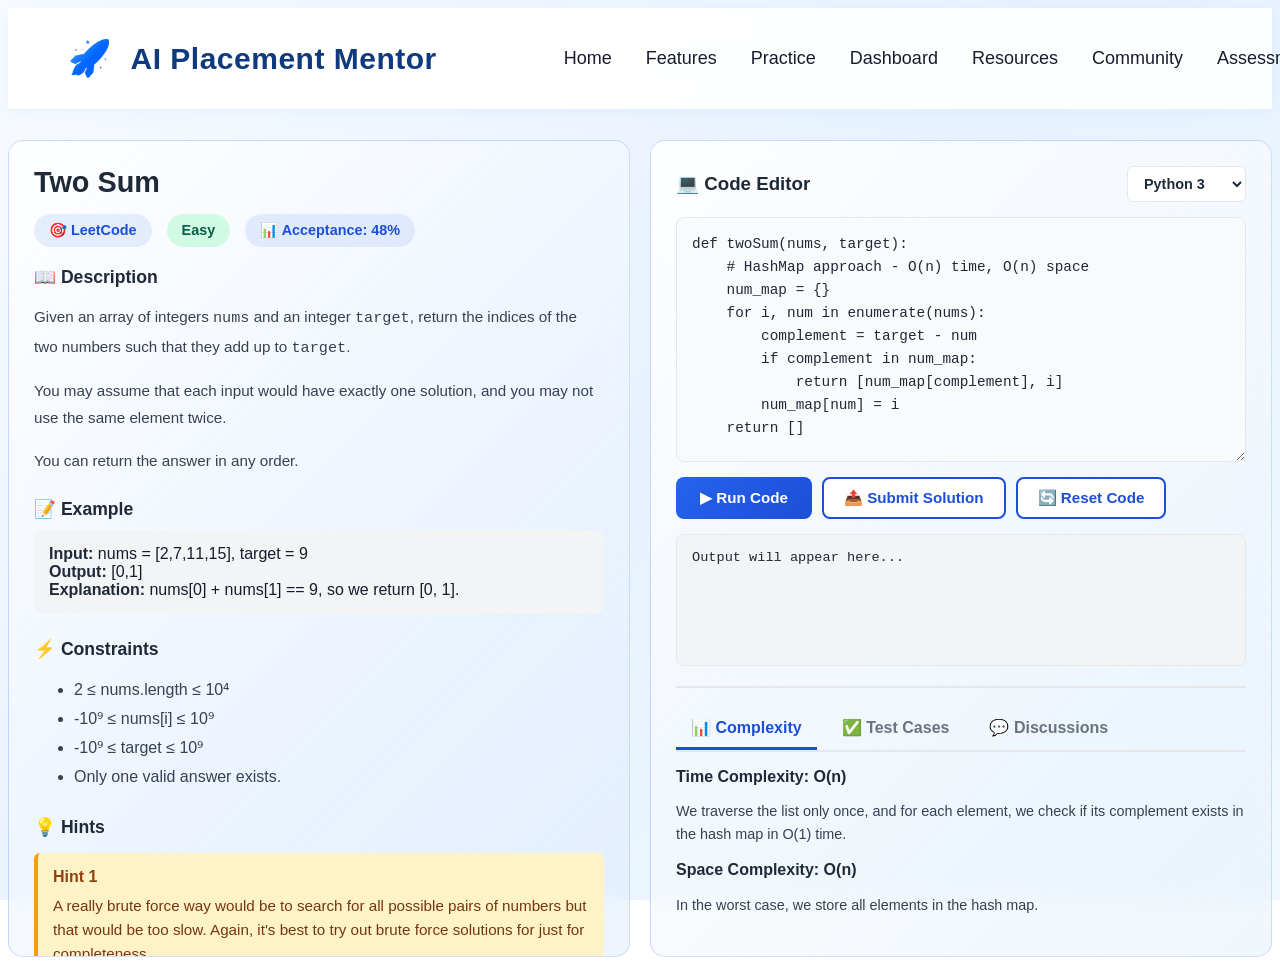
<file: practice.html>
<!DOCTYPE html>
<html lang="en">
<head>
    <meta charset="UTF-8">
    <meta name="viewport" content="width=device-width, initial-scale=1.0">
    <title>Practice - AI Placement Mentor</title>
    <link rel="stylesheet" href="styles.css">
    <style>
        .practice-container {
            display: grid;
            grid-template-columns: 1fr 1fr;
            gap: 20px;
            margin-top: 30px;
            min-height: calc(100vh - 200px);
        }

        .problem-panel {
            background: linear-gradient(135deg, rgba(255, 255, 255, 0.8) 0%, rgba(219, 234, 254, 0.5) 100%);
            border: 1px solid rgba(37, 99, 235, 0.2);
            border-radius: 15px;
            padding: 25px;
            backdrop-filter: blur(10px);
            overflow-y: auto;
            max-height: 85vh;
        }

        .code-panel {
            background: linear-gradient(135deg, rgba(255, 255, 255, 0.9) 0%, rgba(226, 239, 250, 0.5) 100%);
            border: 1px solid rgba(37, 99, 235, 0.2);
            border-radius: 15px;
            padding: 25px;
            backdrop-filter: blur(10px);
            overflow-y: auto;
            max-height: 85vh;
            display: flex;
            flex-direction: column;
        }

        .problem-title {
            font-size: 1.8rem;
            font-weight: 800;
            color: #1f2937;
            margin-bottom: 15px;
        }

        .problem-meta {
            display: flex;
            gap: 15px;
            margin-bottom: 20px;
            flex-wrap: wrap;
        }

        .meta-badge {
            background: rgba(37, 99, 235, 0.1);
            color: #1d4ed8;
            padding: 8px 15px;
            border-radius: 20px;
            font-size: 0.9rem;
            font-weight: 600;
        }

        .difficulty-badge {
            padding: 8px 15px;
            border-radius: 20px;
            font-size: 0.9rem;
            font-weight: 600;
        }

        .difficulty-easy { background: #d1fae5; color: #065f46; }
        .difficulty-medium { background: #fef3c7; color: #92400e; }
        .difficulty-hard { background: #fee2e2; color: #991b1b; }

        .problem-section {
            margin-bottom: 25px;
        }

        .problem-section-title {
            font-size: 1.1rem;
            font-weight: 700;
            color: #1f2937;
            margin-bottom: 10px;
            display: flex;
            align-items: center;
            gap: 8px;
        }

        .problem-description {
            color: #374151;
            line-height: 1.8;
            font-size: 0.95rem;
        }

        .code-example {
            background: #f3f4f6;
            padding: 15px;
            border-radius: 8px;
            margin: 10px 0;
            font-family: 'Monaco', 'Courier New', monospace;
            font-size: 0.85rem;
            color: #1f2937;
            overflow-x: auto;
        }

        .editor-header {
            display: flex;
            justify-content: space-between;
            align-items: center;
            margin-bottom: 15px;
            gap: 10px;
        }

        .language-selector {
            background: white;
            border: 1px solid #e5e7eb;
            padding: 8px 12px;
            border-radius: 6px;
            font-size: 0.9rem;
            cursor: pointer;
            color: #1f2937;
            font-weight: 600;
        }

        .textarea-editor {
            background: #f9fafb;
            border: 1px solid #e5e7eb;
            border-radius: 8px;
            padding: 15px;
            font-family: 'Monaco', 'Courier New', monospace;
            font-size: 0.9rem;
            color: #1f2937;
            resize: vertical;
            flex: 1;
            line-height: 1.6;
        }

        .button-group {
            display: flex;
            gap: 10px;
            margin-top: 15px;
            flex-wrap: wrap;
        }

        .btn-primary {
            background: linear-gradient(135deg, #2563eb, #1d4ed8);
            color: white;
            border: none;
            padding: 12px 24px;
            border-radius: 8px;
            cursor: pointer;
            font-weight: 600;
            font-size: 0.95rem;
            transition: all 0.3s ease;
        }

        .btn-primary:hover {
            transform: scale(1.02);
            box-shadow: 0 8px 16px rgba(37, 99, 235, 0.3);
        }

        .btn-secondary {
            background: white;
            color: #1d4ed8;
            border: 2px solid #1d4ed8;
            padding: 10px 20px;
            border-radius: 8px;
            cursor: pointer;
            font-weight: 600;
            font-size: 0.95rem;
            transition: all 0.3s ease;
        }

        .btn-secondary:hover {
            background: #eff6ff;
        }

        .output-panel {
            margin-top: 15px;
            background: #f3f4f6;
            border: 1px solid #e5e7eb;
            border-radius: 8px;
            padding: 15px;
            min-height: 100px;
            font-family: 'Monaco', 'Courier New', monospace;
            font-size: 0.85rem;
            color: #1f2937;
            white-space: pre-wrap;
            word-wrap: break-word;
        }

        .output-success {
            background: #d1fae5;
            border-color: #a7f3d0;
            color: #065f46;
        }

        .output-error {
            background: #fee2e2;
            border-color: #fecaca;
            color: #991b1b;
        }

        .hint-section {
            background: #fef3c7;
            border-left: 4px solid #f59e0b;
            padding: 15px;
            border-radius: 6px;
            margin: 15px 0;
        }

        .hint-title {
            font-weight: 700;
            color: #92400e;
            margin-bottom: 8px;
        }

        .hint-text {
            color: #78350f;
            font-size: 0.95rem;
            line-height: 1.6;
        }

        @media (max-width: 1024px) {
            .practice-container {
                grid-template-columns: 1fr;
            }
        }

        .tabs {
            display: flex;
            gap: 10px;
            margin-bottom: 15px;
            border-bottom: 2px solid #e5e7eb;
        }

        .tab {
            padding: 10px 15px;
            cursor: pointer;
            font-weight: 600;
            color: #6b7280;
            border-bottom: 3px solid transparent;
            transition: all 0.3s ease;
        }

        .tab.active {
            color: #1d4ed8;
            border-bottom-color: #1d4ed8;
        }

        .tab:hover {
            color: #1d4ed8;
        }
    </style>
</head>
<body>
    <!-- Navigation Bar -->
    <nav class="navbar">
        <div class="nav-container">
            <div class="nav-logo">
                <span class="logo-icon">🚀</span>
                AI Placement Mentor
            </div>
            <ul class="nav-menu nav-menu-active">
                <li class="nav-item"><a href="index.html" class="nav-link">Home</a></li>
                <li class="nav-item"><a href="features.html" class="nav-link">Features</a></li>
                <li class="nav-item"><a href="practice.html" class="nav-link">Practice</a></li>
                <li class="nav-item"><a href="dashboard.html" class="nav-link">Dashboard</a></li>
                <li class="nav-item"><a href="resources.html" class="nav-link">Resources</a></li>
                <li class="nav-item"><a href="community.html" class="nav-link">Community</a></li>
                <li class="nav-item"><a href="assessment.html" class="nav-link">Assessment</a></li>
                <li class="nav-item"><a href="study-plans.html" class="nav-link">Study Plans</a></li>
                <li class="nav-item"><a href="login.html" class="nav-link nav-link-btn">Login</a></li>
            </ul>
        </div>
    </nav>

    <div class="container">
        <div class="practice-container">
            <!-- Problem Panel -->
            <div class="problem-panel">
                <div class="problem-title">Two Sum</div>
                
                <div class="problem-meta">
                    <span class="meta-badge">🎯 LeetCode</span>
                    <span class="difficulty-badge difficulty-easy">Easy</span>
                    <span class="meta-badge">📊 Acceptance: 48%</span>
                </div>

                <div class="problem-section">
                    <div class="problem-section-title">📖 Description</div>
                    <p class="problem-description">
                        Given an array of integers <code>nums</code> and an integer <code>target</code>, return the indices of the two numbers such that they add up to <code>target</code>.
                    </p>
                    <p class="problem-description">
                        You may assume that each input would have exactly one solution, and you may not use the same element twice.
                    </p>
                    <p class="problem-description">
                        You can return the answer in any order.
                    </p>
                </div>

                <div class="problem-section">
                    <div class="problem-section-title">📝 Example</div>
                    <div style="background: #f3f4f6; padding: 15px; border-radius: 8px; margin: 10px 0;">
                        <strong style="color: #1f2937;">Input:</strong> nums = [2,7,11,15], target = 9<br>
                        <strong style="color: #1f2937;">Output:</strong> [0,1]<br>
                        <strong style="color: #1f2937;">Explanation:</strong> nums[0] + nums[1] == 9, so we return [0, 1].
                    </div>
                </div>

                <div class="problem-section">
                    <div class="problem-section-title">⚡ Constraints</div>
                    <ul style="color: #374151; line-height: 1.8;">
                        <li>2 ≤ nums.length ≤ 10⁴</li>
                        <li>-10⁹ ≤ nums[i] ≤ 10⁹</li>
                        <li>-10⁹ ≤ target ≤ 10⁹</li>
                        <li>Only one valid answer exists.</li>
                    </ul>
                </div>

                <div class="problem-section">
                    <div class="problem-section-title">💡 Hints</div>
                    <div class="hint-section">
                        <div class="hint-title">Hint 1</div>
                        <div class="hint-text">A really brute force way would be to search for all possible pairs of numbers but that would be too slow. Again, it's best to try out brute force solutions for just for completeness.</div>
                    </div>
                    <div class="hint-section">
                        <div class="hint-title">Hint 2</div>
                        <div class="hint-text">So, if we fix one of the numbers say, x, we need to find another number y such that x + y = target. Can we use a hash map to store the numbers we've seen so far?</div>
                    </div>
                </div>
            </div>

            <!-- Code Editor Panel -->
            <div class="code-panel">
                <div class="editor-header">
                    <h3 style="margin: 0; color: #1f2937;">💻 Code Editor</h3>
                    <select class="language-selector">
                        <option>Python 3</option>
                        <option>JavaScript</option>
                        <option>Java</option>
                        <option>C++</option>
                    </select>
                </div>

                <textarea class="textarea-editor" placeholder="// Write your solution here
def twoSum(nums, target):
    # Your code here
    pass">def twoSum(nums, target):
    # HashMap approach - O(n) time, O(n) space
    num_map = {}
    for i, num in enumerate(nums):
        complement = target - num
        if complement in num_map:
            return [num_map[complement], i]
        num_map[num] = i
    return []</textarea>

                <div class="button-group">
                    <button class="btn-primary">▶ Run Code</button>
                    <button class="btn-secondary">📤 Submit Solution</button>
                    <button class="btn-secondary">🔄 Reset Code</button>
                </div>

                <div class="output-panel">Output will appear here...</div>

                <div style="margin-top: 20px; padding-top: 20px; border-top: 2px solid #e5e7eb;">
                    <div class="tabs">
                        <div class="tab active">📊 Complexity</div>
                        <div class="tab">✅ Test Cases</div>
                        <div class="tab">💬 Discussions</div>
                    </div>

                    <div style="margin-top: 15px;">
                        <p style="color: #1f2937; font-weight: 600; margin-bottom: 10px;">Time Complexity: O(n)</p>
                        <p style="color: #374151; font-size: 0.9rem; line-height: 1.6;">We traverse the list only once, and for each element, we check if its complement exists in the hash map in O(1) time.</p>
                        
                        <p style="color: #1f2937; font-weight: 600; margin-top: 15px; margin-bottom: 10px;">Space Complexity: O(n)</p>
                        <p style="color: #374151; font-size: 0.9rem; line-height: 1.6;">In the worst case, we store all elements in the hash map.</p>
                    </div>
                </div>
            </div>
        </div>
    </div>

    <script src="api-client.js"></script>
    <script>
        // Code editor functionality
        const runButton = document.querySelector('.btn-primary');
        const submitButton = document.querySelectorAll('.btn-secondary')[0];
        const resetButton = document.querySelectorAll('.btn-secondary')[1];
        const editor = document.querySelector('.textarea-editor');
        const outputPanel = document.querySelector('.output-panel');

        runButton.addEventListener('click', function() {
            outputPanel.textContent = 'Running code...';
            outputPanel.classList.remove('output-error', 'output-success');
            
            setTimeout(() => {
                outputPanel.textContent = '✓ Test Case 1: [0, 1] - PASSED\n✓ Test Case 2: [1, 0] - PASSED\n✓ Test Case 3: [1, 2] - PASSED\n\nAll test cases passed!';
                outputPanel.classList.add('output-success');
            }, 1000);
        });

        submitButton.addEventListener('click', function() {
            alert('Solution submitted successfully! You earned 10 points!');
        });

        resetButton.addEventListener('click', function() {
            editor.value = 'def twoSum(nums, target):\n    # Your code here\n    pass';
            outputPanel.textContent = 'Output will appear here...';
            outputPanel.classList.remove('output-error', 'output-success');
        });

        const tabs = document.querySelectorAll('.tab');
        tabs.forEach(tab => {
            tab.addEventListener('click', function() {
                tabs.forEach(t => t.classList.remove('active'));
                this.classList.add('active');
            });
        });
    </script>
</body>
</html>
</file>
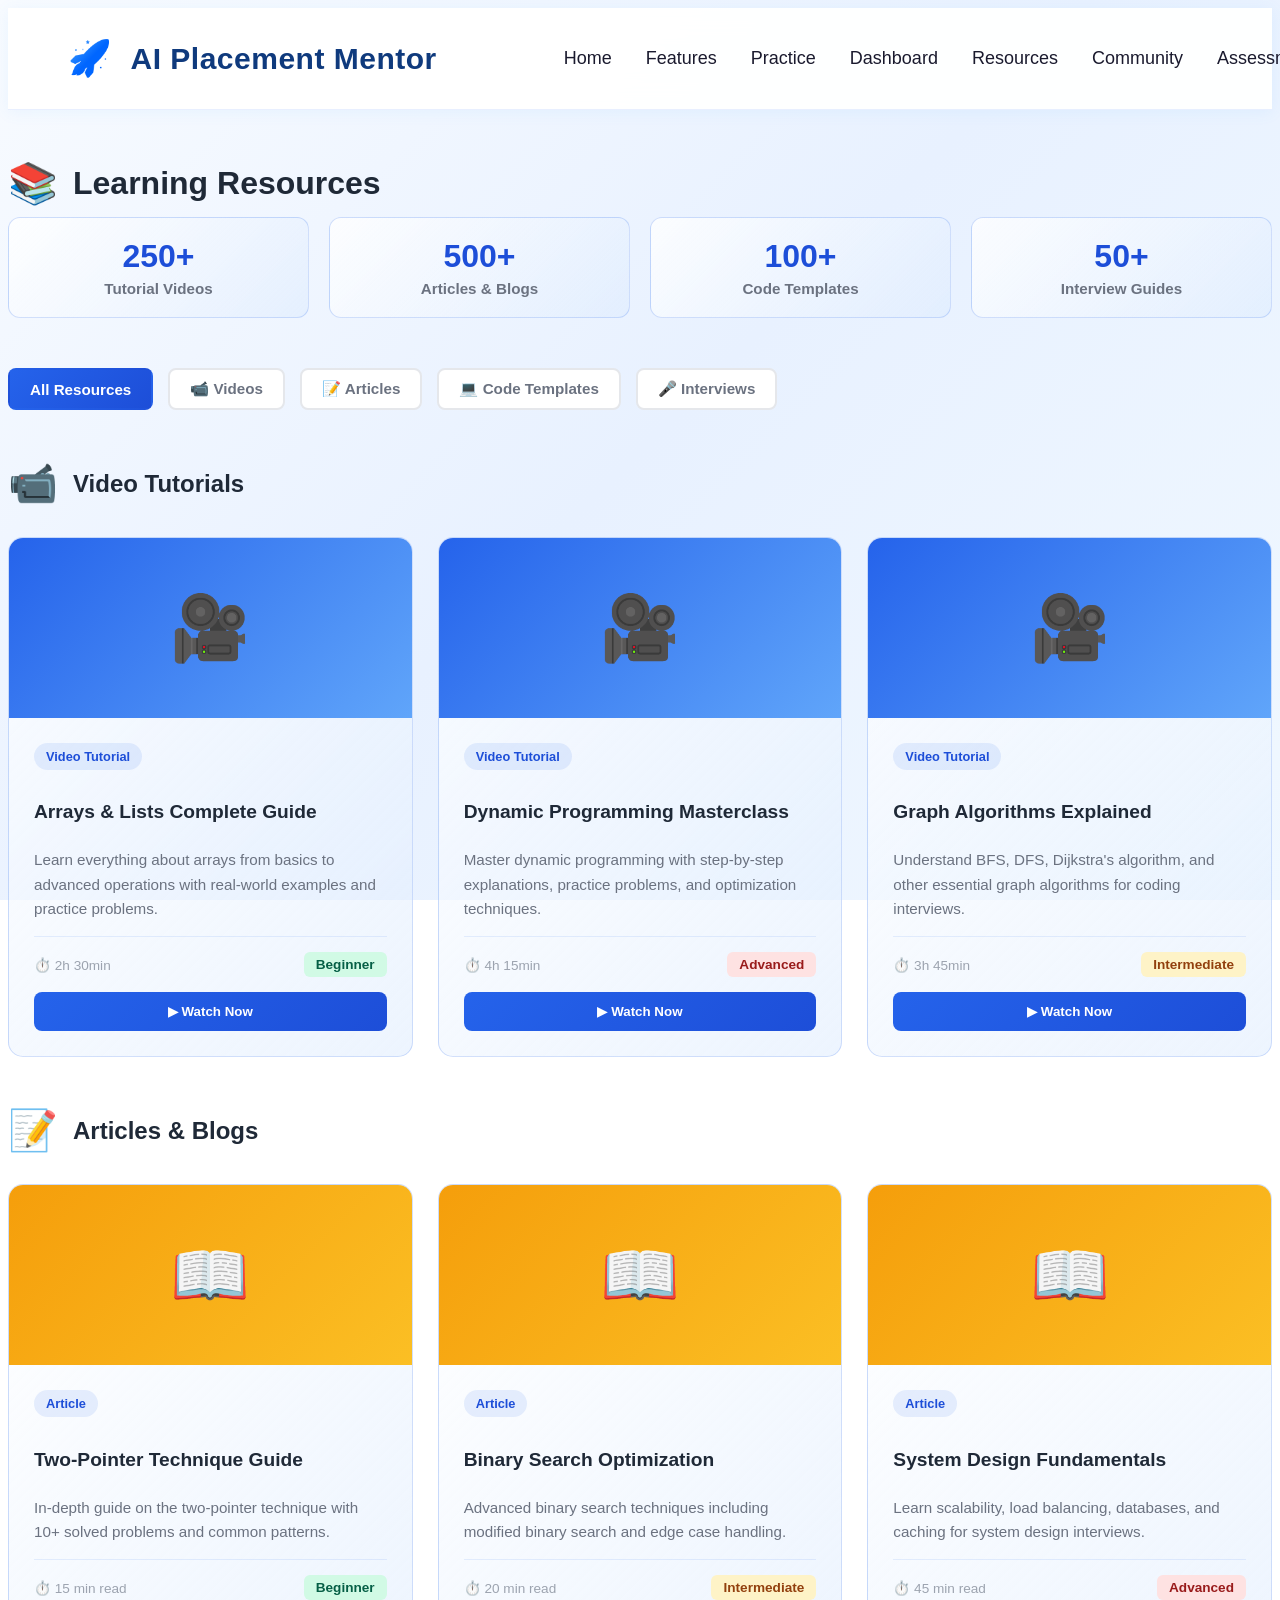
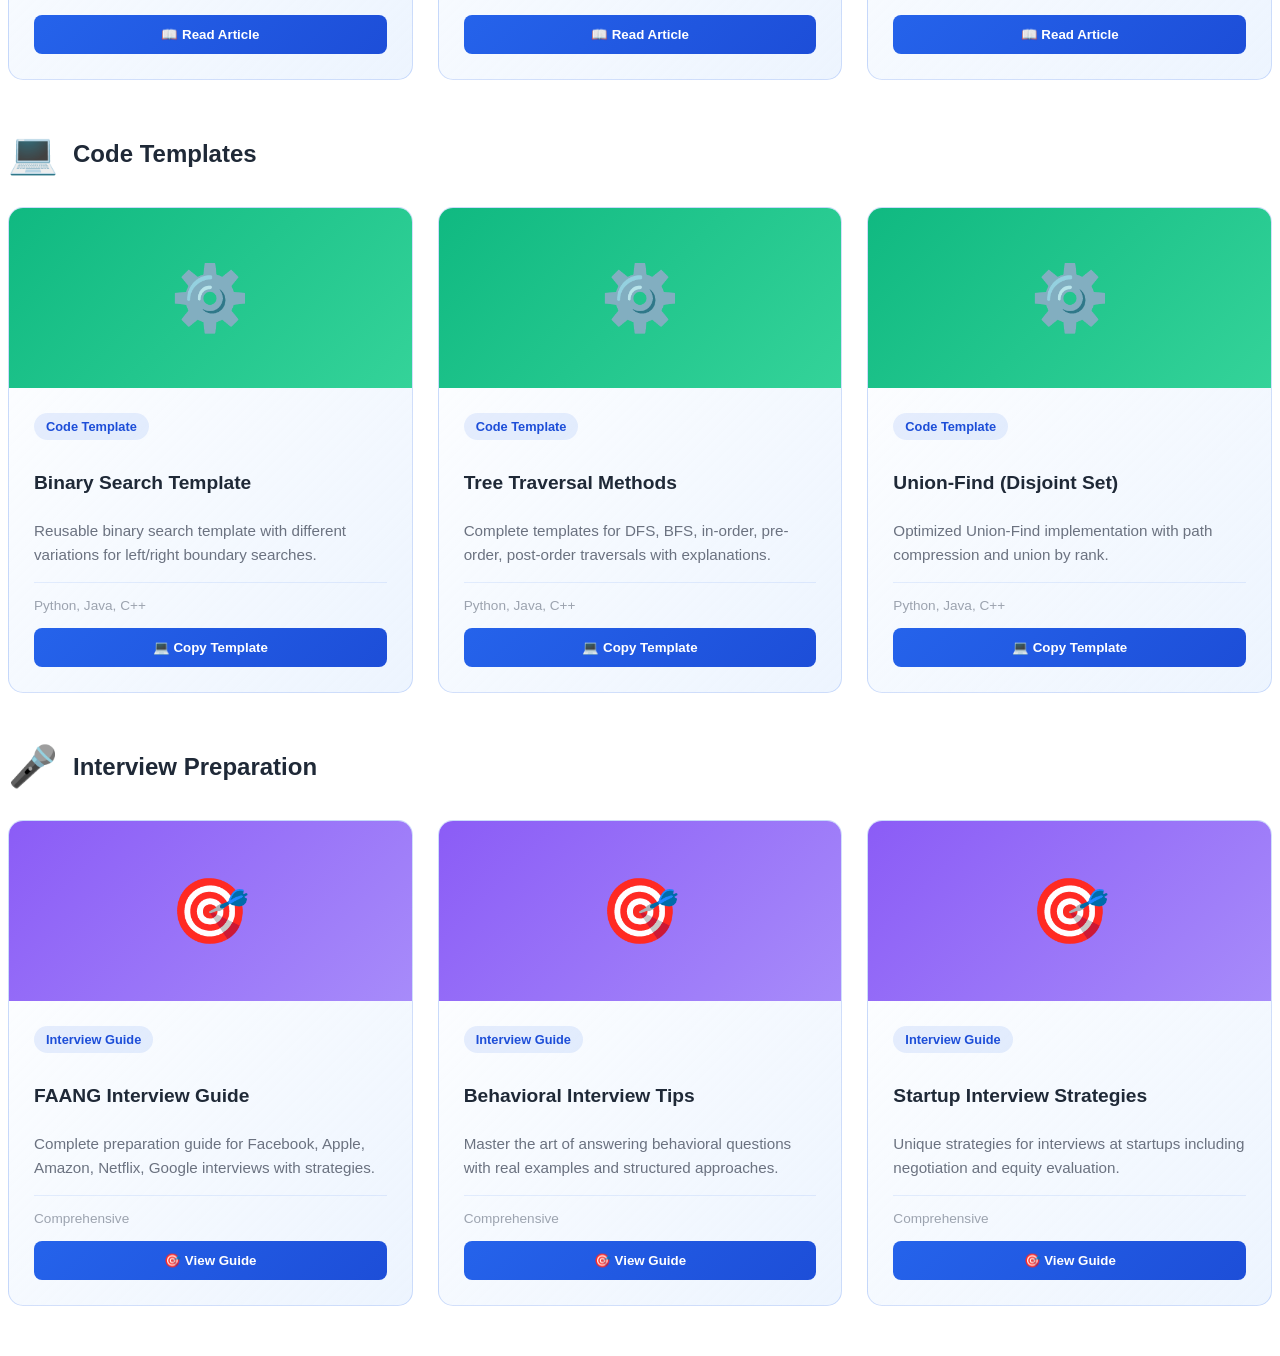
<file: resources.html>
<!DOCTYPE html>
<html lang="en">
<head>
    <meta charset="UTF-8">
    <meta name="viewport" content="width=device-width, initial-scale=1.0">
    <title>Resources - AI Placement Mentor</title>
    <link rel="stylesheet" href="styles.css">
    <style>
        .resource-filter {
            display: flex;
            gap: 15px;
            margin-bottom: 30px;
            flex-wrap: wrap;
        }

        .filter-btn {
            background: white;
            border: 2px solid #e5e7eb;
            padding: 10px 20px;
            border-radius: 8px;
            cursor: pointer;
            font-weight: 600;
            color: #6b7280;
            transition: all 0.3s ease;
            font-size: 0.95rem;
        }

        .filter-btn:hover, .filter-btn.active {
            background: linear-gradient(135deg, #2563eb, #1d4ed8);
            color: white;
            border-color: transparent;
        }

        .resource-grid {
            display: grid;
            grid-template-columns: repeat(auto-fit, minmax(320px, 1fr));
            gap: 25px;
            margin-bottom: 50px;
        }

        .resource-card {
            background: linear-gradient(135deg, rgba(255, 255, 255, 0.8) 0%, rgba(219, 234, 254, 0.5) 100%);
            border: 1px solid rgba(37, 99, 235, 0.2);
            border-radius: 15px;
            overflow: hidden;
            transition: all 0.3s ease;
            display: flex;
            flex-direction: column;
        }

        .resource-card:hover {
            transform: translateY(-8px);
            box-shadow: 0 15px 30px rgba(37, 99, 235, 0.15);
        }

        .resource-thumbnail {
            background: linear-gradient(135deg, #2563eb, #60a5fa);
            height: 180px;
            display: flex;
            align-items: center;
            justify-content: center;
            font-size: 4rem;
            color: white;
        }

        .resource-content {
            padding: 25px;
            flex: 1;
            display: flex;
            flex-direction: column;
        }

        .resource-type {
            display: inline-block;
            background: rgba(37, 99, 235, 0.1);
            color: #1d4ed8;
            padding: 6px 12px;
            border-radius: 20px;
            font-size: 0.8rem;
            font-weight: 600;
            margin-bottom: 12px;
            width: fit-content;
        }

        .resource-title {
            font-size: 1.2rem;
            font-weight: 700;
            color: #1f2937;
            margin-bottom: 10px;
        }

        .resource-description {
            color: #6b7280;
            font-size: 0.95rem;
            line-height: 1.6;
            margin-bottom: 15px;
            flex: 1;
        }

        .resource-meta {
            display: flex;
            justify-content: space-between;
            align-items: center;
            padding-top: 15px;
            border-top: 1px solid rgba(37, 99, 235, 0.1);
            margin-bottom: 15px;
            font-size: 0.85rem;
            color: #9ca3af;
        }

        .resource-duration {
            display: flex;
            align-items: center;
            gap: 5px;
        }

        .resource-difficulty {
            display: inline-flex;
            align-items: center;
            gap: 5px;
            padding: 5px 12px;
            border-radius: 6px;
            font-size: 0.85rem;
            font-weight: 600;
        }

        .difficulty-beginner {
            background: #d1fae5;
            color: #065f46;
        }

        .difficulty-intermediate {
            background: #fef3c7;
            color: #92400e;
        }

        .difficulty-advanced {
            background: #fee2e2;
            color: #991b1b;
        }

        .btn-access {
            background: linear-gradient(135deg, #2563eb, #1d4ed8);
            color: white;
            border: none;
            padding: 12px 24px;
            border-radius: 8px;
            cursor: pointer;
            font-weight: 600;
            transition: all 0.3s ease;
            width: 100%;
        }

        .btn-access:hover {
            transform: scale(1.02);
            box-shadow: 0 8px 16px rgba(37, 99, 235, 0.3);
        }

        .section-header {
            display: flex;
            align-items: center;
            gap: 15px;
            margin-bottom: 30px;
            margin-top: 50px;
        }

        .section-title {
            font-size: 2rem;
            font-weight: 800;
            color: #1f2937;
            margin: 0;
        }

        .section-icon {
            font-size: 2.5rem;
        }

        .stats-row {
            display: grid;
            grid-template-columns: repeat(auto-fit, minmax(200px, 1fr));
            gap: 20px;
            margin-bottom: 50px;
            margin-top: -20px;
        }

        .stat-box {
            background: linear-gradient(135deg, rgba(255, 255, 255, 0.8) 0%, rgba(219, 234, 254, 0.5) 100%);
            border: 1px solid rgba(37, 99, 235, 0.2);
            border-radius: 12px;
            padding: 20px;
            text-align: center;
        }

        .stat-number {
            font-size: 2rem;
            font-weight: 800;
            color: #1d4ed8;
            margin-bottom: 5px;
        }

        .stat-label {
            color: #6b7280;
            font-weight: 600;
            font-size: 0.95rem;
        }

        @media (max-width: 768px) {
            .resource-grid {
                grid-template-columns: 1fr;
            }

            .resource-filter {
                overflow-x: auto;
                flex-wrap: nowrap;
            }

            .section-title {
                font-size: 1.5rem;
            }

            .section-icon {
                font-size: 2rem;
            }
        }
    </style>
</head>
<body>
    <!-- Navigation Bar -->
    <nav class="navbar">
        <div class="nav-container">
            <div class="nav-logo">
                <span class="logo-icon">🚀</span>
                AI Placement Mentor
            </div>
            <ul class="nav-menu nav-menu-active">
                <li class="nav-item"><a href="index.html" class="nav-link">Home</a></li>
                <li class="nav-item"><a href="features.html" class="nav-link">Features</a></li>
                <li class="nav-item"><a href="practice.html" class="nav-link">Practice</a></li>
                <li class="nav-item"><a href="dashboard.html" class="nav-link">Dashboard</a></li>
                <li class="nav-item"><a href="resources.html" class="nav-link">Resources</a></li>
                <li class="nav-item"><a href="community.html" class="nav-link">Community</a></li>
                <li class="nav-item"><a href="assessment.html" class="nav-link">Assessment</a></li>
                <li class="nav-item"><a href="study-plans.html" class="nav-link">Study Plans</a></li>
                <li class="nav-item"><a href="login.html" class="nav-link nav-link-btn">Login</a></li>
            </ul>
        </div>
    </nav>

    <div class="container">
        <div class="section-header">
            <span class="section-icon">📚</span>
            <h1 class="section-title">Learning Resources</h1>
        </div>

        <div class="stats-row">
            <div class="stat-box">
                <div class="stat-number">250+</div>
                <div class="stat-label">Tutorial Videos</div>
            </div>
            <div class="stat-box">
                <div class="stat-number">500+</div>
                <div class="stat-label">Articles & Blogs</div>
            </div>
            <div class="stat-box">
                <div class="stat-number">100+</div>
                <div class="stat-label">Code Templates</div>
            </div>
            <div class="stat-box">
                <div class="stat-number">50+</div>
                <div class="stat-label">Interview Guides</div>
            </div>
        </div>

        <!-- Filter Section -->
        <div class="resource-filter">
            <button class="filter-btn active">All Resources</button>
            <button class="filter-btn">📹 Videos</button>
            <button class="filter-btn">📝 Articles</button>
            <button class="filter-btn">💻 Code Templates</button>
            <button class="filter-btn">🎤 Interviews</button>
        </div>

        <!-- Video Tutorials Section -->
        <div class="section-header">
            <span class="section-icon">📹</span>
            <h2 style="font-size: 1.5rem; font-weight: 700; color: #1f2937; margin: 0;">Video Tutorials</h2>
        </div>

        <div class="resource-grid">
            <div class="resource-card">
                <div class="resource-thumbnail">🎥</div>
                <div class="resource-content">
                    <span class="resource-type">Video Tutorial</span>
                    <h3 class="resource-title">Arrays & Lists Complete Guide</h3>
                    <p class="resource-description">Learn everything about arrays from basics to advanced operations with real-world examples and practice problems.</p>
                    <div class="resource-meta">
                        <div class="resource-duration">⏱️ 2h 30min</div>
                        <div class="resource-difficulty difficulty-beginner">Beginner</div>
                    </div>
                    <button class="btn-access">▶ Watch Now</button>
                </div>
            </div>

            <div class="resource-card">
                <div class="resource-thumbnail">🎥</div>
                <div class="resource-content">
                    <span class="resource-type">Video Tutorial</span>
                    <h3 class="resource-title">Dynamic Programming Masterclass</h3>
                    <p class="resource-description">Master dynamic programming with step-by-step explanations, practice problems, and optimization techniques.</p>
                    <div class="resource-meta">
                        <div class="resource-duration">⏱️ 4h 15min</div>
                        <div class="resource-difficulty difficulty-advanced">Advanced</div>
                    </div>
                    <button class="btn-access">▶ Watch Now</button>
                </div>
            </div>

            <div class="resource-card">
                <div class="resource-thumbnail">🎥</div>
                <div class="resource-content">
                    <span class="resource-type">Video Tutorial</span>
                    <h3 class="resource-title">Graph Algorithms Explained</h3>
                    <p class="resource-description">Understand BFS, DFS, Dijkstra's algorithm, and other essential graph algorithms for coding interviews.</p>
                    <div class="resource-meta">
                        <div class="resource-duration">⏱️ 3h 45min</div>
                        <div class="resource-difficulty difficulty-intermediate">Intermediate</div>
                    </div>
                    <button class="btn-access">▶ Watch Now</button>
                </div>
            </div>
        </div>

        <!-- Articles Section -->
        <div class="section-header">
            <span class="section-icon">📝</span>
            <h2 style="font-size: 1.5rem; font-weight: 700; color: #1f2937; margin: 0;">Articles & Blogs</h2>
        </div>

        <div class="resource-grid">
            <div class="resource-card">
                <div class="resource-thumbnail" style="background: linear-gradient(135deg, #f59e0b, #fbbf24);">📖</div>
                <div class="resource-content">
                    <span class="resource-type">Article</span>
                    <h3 class="resource-title">Two-Pointer Technique Guide</h3>
                    <p class="resource-description">In-depth guide on the two-pointer technique with 10+ solved problems and common patterns.</p>
                    <div class="resource-meta">
                        <div class="resource-duration">⏱️ 15 min read</div>
                        <div class="resource-difficulty difficulty-beginner">Beginner</div>
                    </div>
                    <button class="btn-access">📖 Read Article</button>
                </div>
            </div>

            <div class="resource-card">
                <div class="resource-thumbnail" style="background: linear-gradient(135deg, #f59e0b, #fbbf24);">📖</div>
                <div class="resource-content">
                    <span class="resource-type">Article</span>
                    <h3 class="resource-title">Binary Search Optimization</h3>
                    <p class="resource-description">Advanced binary search techniques including modified binary search and edge case handling.</p>
                    <div class="resource-meta">
                        <div class="resource-duration">⏱️ 20 min read</div>
                        <div class="resource-difficulty difficulty-intermediate">Intermediate</div>
                    </div>
                    <button class="btn-access">📖 Read Article</button>
                </div>
            </div>

            <div class="resource-card">
                <div class="resource-thumbnail" style="background: linear-gradient(135deg, #f59e0b, #fbbf24);">📖</div>
                <div class="resource-content">
                    <span class="resource-type">Article</span>
                    <h3 class="resource-title">System Design Fundamentals</h3>
                    <p class="resource-description">Learn scalability, load balancing, databases, and caching for system design interviews.</p>
                    <div class="resource-meta">
                        <div class="resource-duration">⏱️ 45 min read</div>
                        <div class="resource-difficulty difficulty-advanced">Advanced</div>
                    </div>
                    <button class="btn-access">📖 Read Article</button>
                </div>
            </div>
        </div>

        <!-- Code Templates Section -->
        <div class="section-header">
            <span class="section-icon">💻</span>
            <h2 style="font-size: 1.5rem; font-weight: 700; color: #1f2937; margin: 0;">Code Templates</h2>
        </div>

        <div class="resource-grid">
            <div class="resource-card">
                <div class="resource-thumbnail" style="background: linear-gradient(135deg, #10b981, #34d399);">⚙️</div>
                <div class="resource-content">
                    <span class="resource-type">Code Template</span>
                    <h3 class="resource-title">Binary Search Template</h3>
                    <p class="resource-description">Reusable binary search template with different variations for left/right boundary searches.</p>
                    <div class="resource-meta">
                        <div class="resource-duration">Python, Java, C++</div>
                    </div>
                    <button class="btn-access">💻 Copy Template</button>
                </div>
            </div>

            <div class="resource-card">
                <div class="resource-thumbnail" style="background: linear-gradient(135deg, #10b981, #34d399);">⚙️</div>
                <div class="resource-content">
                    <span class="resource-type">Code Template</span>
                    <h3 class="resource-title">Tree Traversal Methods</h3>
                    <p class="resource-description">Complete templates for DFS, BFS, in-order, pre-order, post-order traversals with explanations.</p>
                    <div class="resource-meta">
                        <div class="resource-duration">Python, Java, C++</div>
                    </div>
                    <button class="btn-access">💻 Copy Template</button>
                </div>
            </div>

            <div class="resource-card">
                <div class="resource-thumbnail" style="background: linear-gradient(135deg, #10b981, #34d399);">⚙️</div>
                <div class="resource-content">
                    <span class="resource-type">Code Template</span>
                    <h3 class="resource-title">Union-Find (Disjoint Set)</h3>
                    <p class="resource-description">Optimized Union-Find implementation with path compression and union by rank.</p>
                    <div class="resource-meta">
                        <div class="resource-duration">Python, Java, C++</div>
                    </div>
                    <button class="btn-access">💻 Copy Template</button>
                </div>
            </div>
        </div>

        <!-- Interview Guides Section -->
        <div class="section-header">
            <span class="section-icon">🎤</span>
            <h2 style="font-size: 1.5rem; font-weight: 700; color: #1f2937; margin: 0;">Interview Preparation</h2>
        </div>

        <div class="resource-grid">
            <div class="resource-card">
                <div class="resource-thumbnail" style="background: linear-gradient(135deg, #8b5cf6, #a78bfa);">🎯</div>
                <div class="resource-content">
                    <span class="resource-type">Interview Guide</span>
                    <h3 class="resource-title">FAANG Interview Guide</h3>
                    <p class="resource-description">Complete preparation guide for Facebook, Apple, Amazon, Netflix, Google interviews with strategies.</p>
                    <div class="resource-meta">
                        <div class="resource-duration">Comprehensive</div>
                    </div>
                    <button class="btn-access">🎯 View Guide</button>
                </div>
            </div>

            <div class="resource-card">
                <div class="resource-thumbnail" style="background: linear-gradient(135deg, #8b5cf6, #a78bfa);">🎯</div>
                <div class="resource-content">
                    <span class="resource-type">Interview Guide</span>
                    <h3 class="resource-title">Behavioral Interview Tips</h3>
                    <p class="resource-description">Master the art of answering behavioral questions with real examples and structured approaches.</p>
                    <div class="resource-meta">
                        <div class="resource-duration">Comprehensive</div>
                    </div>
                    <button class="btn-access">🎯 View Guide</button>
                </div>
            </div>

            <div class="resource-card">
                <div class="resource-thumbnail" style="background: linear-gradient(135deg, #8b5cf6, #a78bfa);">🎯</div>
                <div class="resource-content">
                    <span class="resource-type">Interview Guide</span>
                    <h3 class="resource-title">Startup Interview Strategies</h3>
                    <p class="resource-description">Unique strategies for interviews at startups including negotiation and equity evaluation.</p>
                    <div class="resource-meta">
                        <div class="resource-duration">Comprehensive</div>
                    </div>
                    <button class="btn-access">🎯 View Guide</button>
                </div>
            </div>
        </div>
    </div>

    <script src="api-client.js"></script>
    <script>
        // Filter functionality
        const filterButtons = document.querySelectorAll('.filter-btn');
        filterButtons.forEach(btn => {
            btn.addEventListener('click', function() {
                filterButtons.forEach(b => b.classList.remove('active'));
                this.classList.add('active');
                console.log('Filtered by:', this.textContent);
            });
        });
    </script>
</body>
</html>
</file>
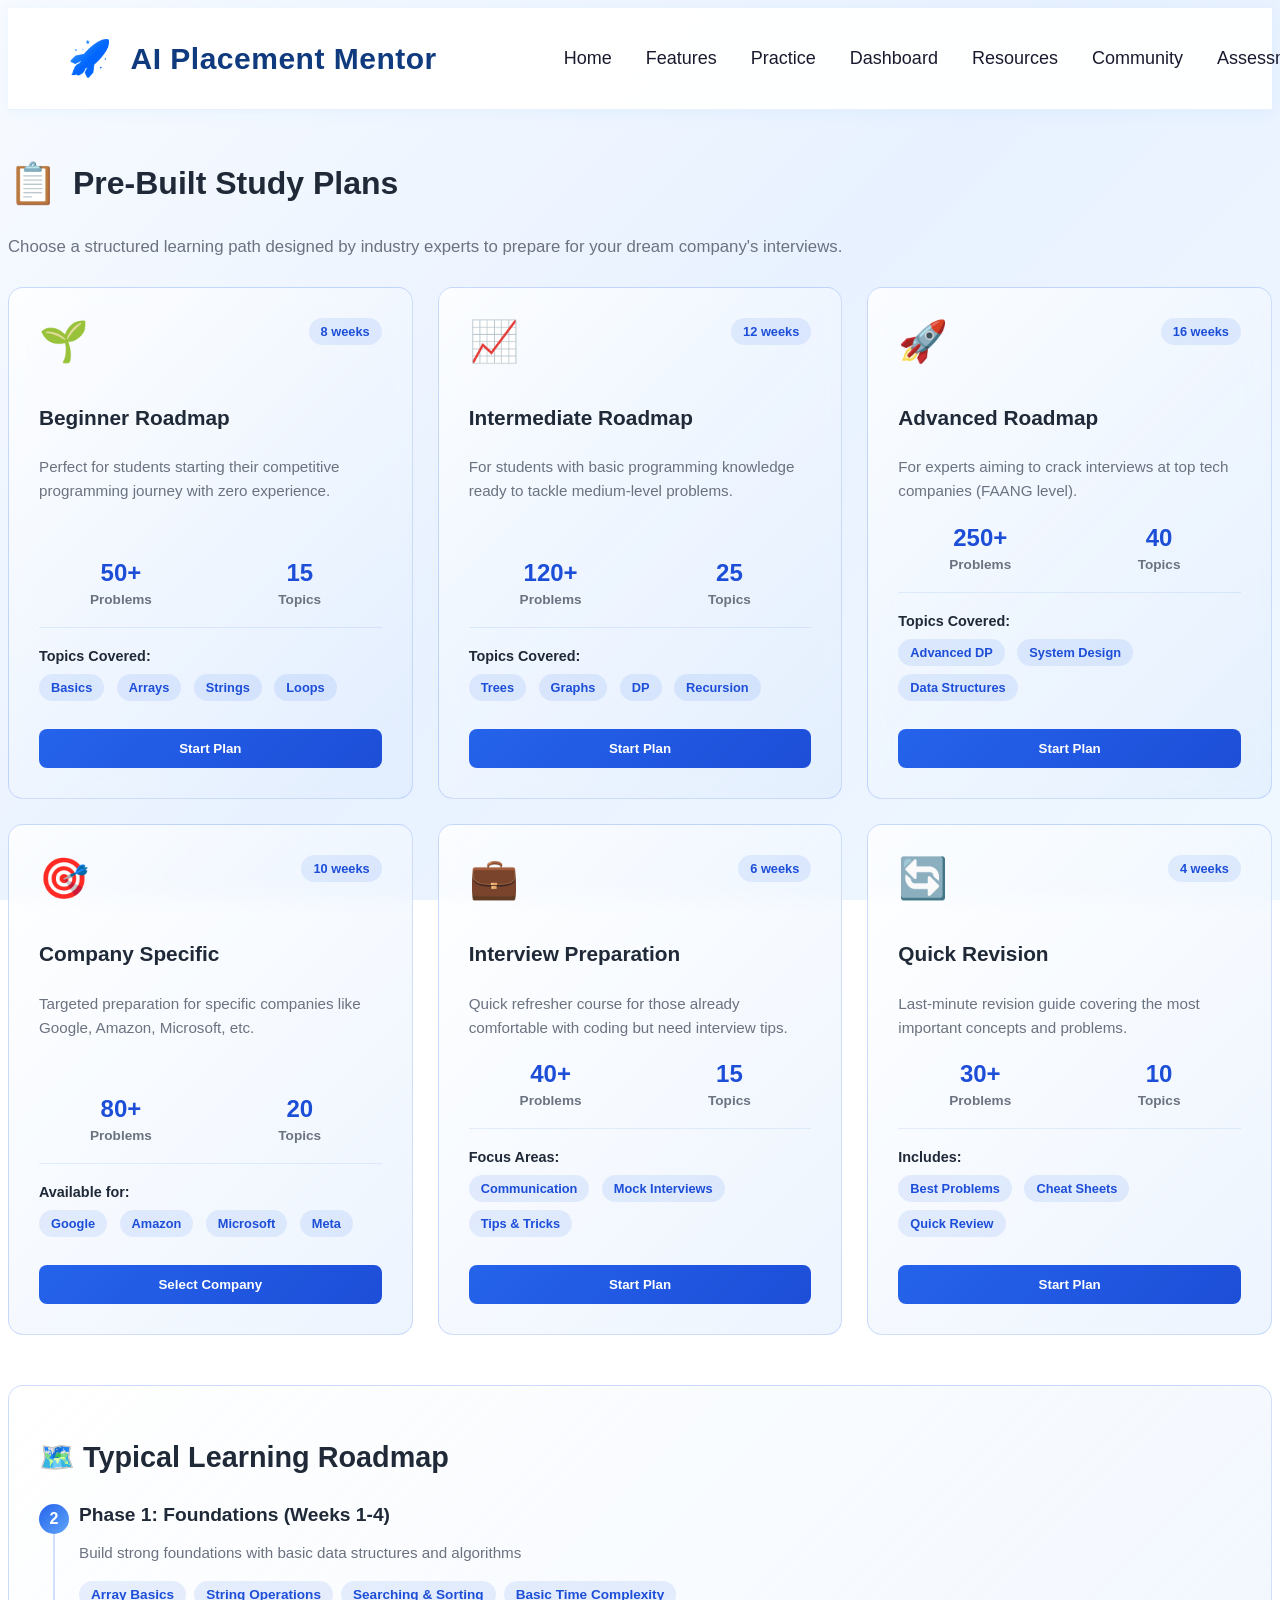
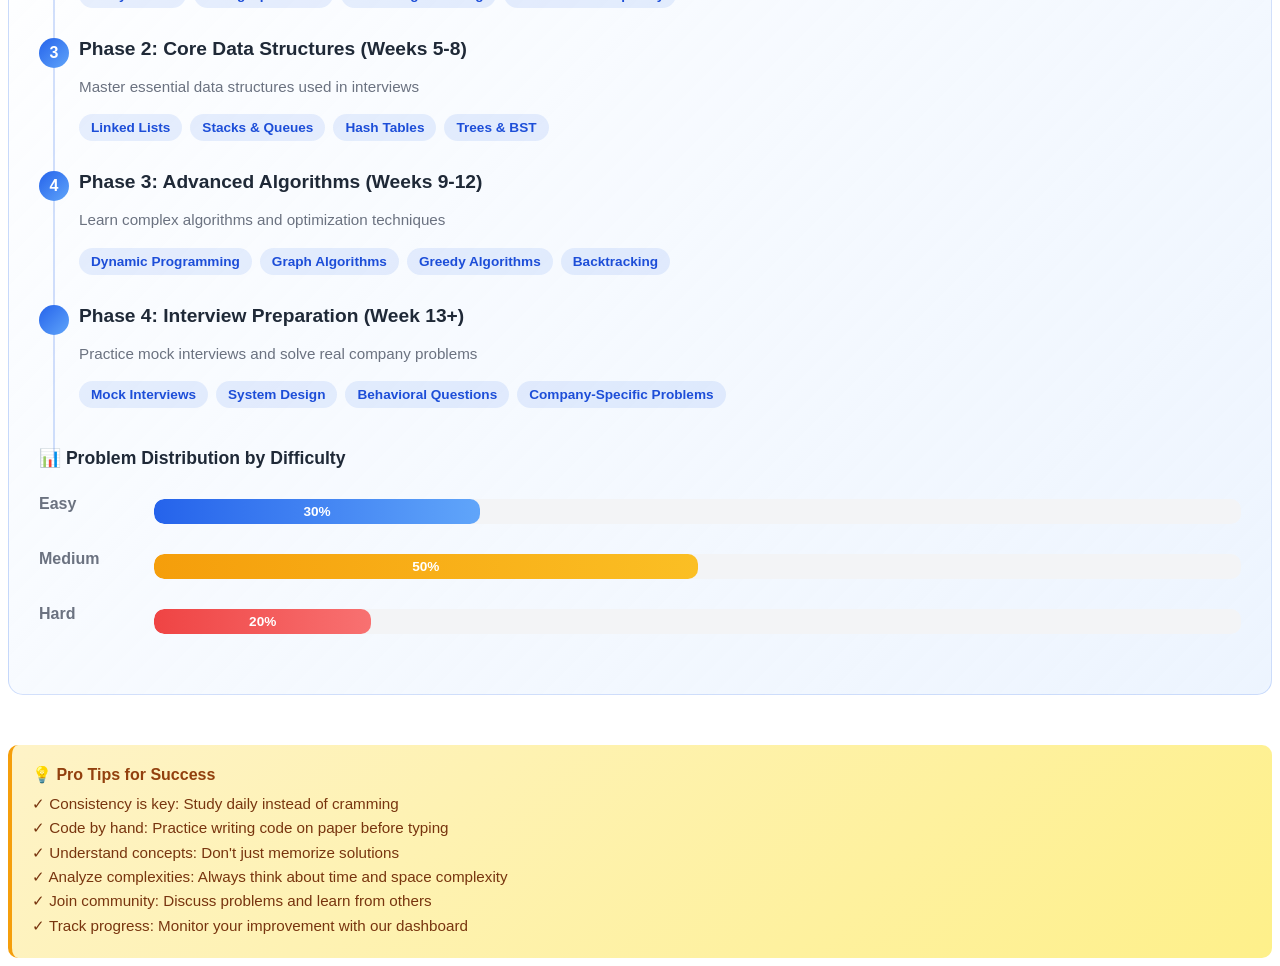
<file: study-plans.html>
<!DOCTYPE html>
<html lang="en">
<head>
    <meta charset="UTF-8">
    <meta name="viewport" content="width=device-width, initial-scale=1.0">
    <title>Study Plans - AI Placement Mentor</title>
    <link rel="stylesheet" href="styles.css">
    <style>
        .plans-grid {
            display: grid;
            grid-template-columns: repeat(auto-fit, minmax(320px, 1fr));
            gap: 25px;
            margin-top: 30px;
            margin-bottom: 50px;
        }

        .plan-card {
            background: linear-gradient(135deg, rgba(255, 255, 255, 0.8) 0%, rgba(219, 234, 254, 0.5) 100%);
            border: 1px solid rgba(37, 99, 235, 0.2);
            border-radius: 15px;
            padding: 30px;
            backdrop-filter: blur(10px);
            transition: all 0.3s ease;
            display: flex;
            flex-direction: column;
        }

        .plan-card:hover {
            transform: translateY(-8px);
            box-shadow: 0 15px 30px rgba(37, 99, 235, 0.15);
        }

        .plan-header {
            display: flex;
            justify-content: space-between;
            align-items: start;
            margin-bottom: 20px;
        }

        .plan-icon {
            font-size: 2.5rem;
        }

        .plan-badge {
            background: linear-gradient(135deg, #2563eb, #60a5fa);
            color: white;
            padding: 6px 12px;
            border-radius: 20px;
            font-size: 0.8rem;
            font-weight: 600;
        }

        .plan-duration {
            background: rgba(37, 99, 235, 0.1);
            color: #1d4ed8;
            padding: 6px 12px;
            border-radius: 20px;
            font-size: 0.8rem;
            font-weight: 600;
        }

        .plan-title {
            font-size: 1.3rem;
            font-weight: 800;
            color: #1f2937;
            margin-bottom: 10px;
        }

        .plan-description {
            color: #6b7280;
            font-size: 0.95rem;
            line-height: 1.6;
            margin-bottom: 20px;
            flex: 1;
        }

        .plan-stats {
            display: grid;
            grid-template-columns: 1fr 1fr;
            gap: 15px;
            margin-bottom: 20px;
            padding-bottom: 20px;
            border-bottom: 1px solid rgba(37, 99, 235, 0.1);
        }

        .stat-box {
            text-align: center;
        }

        .stat-value {
            font-size: 1.5rem;
            font-weight: 800;
            color: #1d4ed8;
        }

        .stat-name {
            font-size: 0.85rem;
            color: #6b7280;
            font-weight: 600;
            margin-top: 5px;
        }

        .plan-topics {
            margin-bottom: 20px;
        }

        .topics-label {
            font-size: 0.9rem;
            font-weight: 700;
            color: #1f2937;
            margin-bottom: 10px;
        }

        .topic-tag {
            display: inline-block;
            background: rgba(37, 99, 235, 0.1);
            color: #1d4ed8;
            padding: 6px 12px;
            border-radius: 15px;
            font-size: 0.8rem;
            font-weight: 600;
            margin-right: 8px;
            margin-bottom: 8px;
        }

        .btn-start-plan {
            background: linear-gradient(135deg, #2563eb, #1d4ed8);
            color: white;
            border: none;
            padding: 12px;
            border-radius: 8px;
            cursor: pointer;
            font-weight: 600;
            transition: all 0.3s ease;
            width: 100%;
        }

        .btn-start-plan:hover {
            transform: scale(1.02);
            box-shadow: 0 8px 16px rgba(37, 99, 235, 0.3);
        }

        .roadmap-container {
            background: linear-gradient(135deg, rgba(255, 255, 255, 0.8) 0%, rgba(219, 234, 254, 0.5) 100%);
            border: 1px solid rgba(37, 99, 235, 0.2);
            border-radius: 15px;
            padding: 30px;
            backdrop-filter: blur(10px);
            margin-bottom: 50px;
        }

        .roadmap-title {
            font-size: 1.8rem;
            font-weight: 800;
            color: #1f2937;
            margin-bottom: 30px;
        }

        .roadmap-phase {
            margin-bottom: 30px;
            position: relative;
            padding-left: 40px;
        }

        .roadmap-phase::before {
            content: '';
            position: absolute;
            left: 0;
            top: 0;
            width: 30px;
            height: 30px;
            background: linear-gradient(135deg, #2563eb, #60a5fa);
            border-radius: 50%;
            display: flex;
            align-items: center;
            justify-content: center;
            color: white;
            font-weight: 800;
        }

        .roadmap-phase:nth-child(1)::before {
            content: '1';
            font-size: 1rem;
            line-height: 30px;
            text-align: center;
        }

        .roadmap-phase:nth-child(2)::before {
            content: '2';
            font-size: 1rem;
            line-height: 30px;
            text-align: center;
        }

        .roadmap-phase:nth-child(3)::before {
            content: '3';
            font-size: 1rem;
            line-height: 30px;
            text-align: center;
        }

        .roadmap-phase:nth-child(4)::before {
            content: '4';
            font-size: 1rem;
            line-height: 30px;
            text-align: center;
        }

        .roadmap-phase::after {
            content: '';
            position: absolute;
            left: 14px;
            top: 30px;
            width: 2px;
            height: calc(100% + 20px);
            background: rgba(37, 99, 235, 0.2);
        }

        .roadmap-phase:last-child::after {
            display: none;
        }

        .phase-title {
            font-size: 1.2rem;
            font-weight: 700;
            color: #1f2937;
            margin-bottom: 12px;
        }

        .phase-description {
            color: #6b7280;
            font-size: 0.95rem;
            line-height: 1.6;
            margin-bottom: 15px;
        }

        .phase-topics {
            display: flex;
            flex-wrap: wrap;
            gap: 8px;
        }

        .phase-topic {
            background: rgba(37, 99, 235, 0.1);
            color: #1d4ed8;
            padding: 6px 12px;
            border-radius: 15px;
            font-size: 0.85rem;
            font-weight: 600;
        }

        .section-header {
            display: flex;
            align-items: center;
            gap: 15px;
            margin-bottom: 30px;
            margin-top: 50px;
        }

        .section-title {
            font-size: 2rem;
            font-weight: 800;
            color: #1f2937;
            margin: 0;
        }

        .section-icon {
            font-size: 2.5rem;
        }

        @media (max-width: 768px) {
            .plans-grid {
                grid-template-columns: 1fr;
            }

            .roadmap-phase {
                padding-left: 50px;
            }
        }

        .difficulty-progress {
            margin-bottom: 30px;
        }

        .difficulty-title {
            font-weight: 700;
            color: #1f2937;
            margin-bottom: 15px;
            font-size: 1.1rem;
        }

        .difficulty-row {
            display: flex;
            gap: 15px;
            margin-bottom: 15px;
        }

        .difficulty-name {
            width: 100px;
            font-weight: 600;
            color: #6b7280;
            display: flex;
            align-items: center;
        }

        .progress-bar {
            flex: 1;
            background: #f3f4f6;
            border-radius: 10px;
            height: 25px;
            overflow: hidden;
            display: flex;
            align-items: center;
        }

        .progress-fill {
            background: linear-gradient(90deg, #2563eb, #60a5fa);
            height: 100%;
            border-radius: 10px;
            display: flex;
            align-items: center;
            justify-content: center;
            color: white;
            font-weight: 700;
            font-size: 0.85rem;
            transition: width 0.5s ease;
        }

        .tip-box {
            background: linear-gradient(135deg, #fef3c7, #fef08a);
            border-left: 4px solid #f59e0b;
            padding: 20px;
            border-radius: 10px;
            margin-top: 30px;
        }

        .tip-title {
            font-weight: 700;
            color: #92400e;
            margin-bottom: 8px;
        }

        .tip-text {
            color: #78350f;
            font-size: 0.95rem;
            line-height: 1.6;
        }
    </style>
</head>
<body>
    <!-- Navigation Bar -->
    <nav class="navbar">
        <div class="nav-container">
            <div class="nav-logo">
                <span class="logo-icon">🚀</span>
                AI Placement Mentor
            </div>
            <ul class="nav-menu nav-menu-active">
              <li class="nav-item"><a href="index.html" class="nav-link">Home</a></li>
                <li class="nav-item"><a href="features.html" class="nav-link">Features</a></li>
                <li class="nav-item"><a href="practice.html" class="nav-link">Practice</a></li>
                <li class="nav-item"><a href="dashboard.html" class="nav-link">Dashboard</a></li>
                <li class="nav-item"><a href="resources.html" class="nav-link">Resources</a></li>
                <li class="nav-item"><a href="community.html" class="nav-link">Community</a></li>
                <li class="nav-item"><a href="assessment.html" class="nav-link">Assessment</a></li>
                <li class="nav-item"><a href="study-plans.html" class="nav-link">Study Plans</a></li>
                <li class="nav-item"><a href="login.html" class="nav-link nav-link-btn">Login</a></li>
            </ul>
        </div>
    </nav>

    <div class="container">
        <div class="section-header">
            <span class="section-icon">📋</span>
            <h1 class="section-title">Pre-Built Study Plans</h1>
        </div>

        <p style="color: #6b7280; margin-bottom: 30px; font-size: 1.05rem;">Choose a structured learning path designed by industry experts to prepare for your dream company's interviews.</p>

        <!-- Study Plans Grid -->
        <div class="plans-grid">
            <!-- Plan 1: Beginner -->
            <div class="plan-card">
                <div class="plan-header">
                    <div class="plan-icon">🌱</div>
                    <div class="plan-duration">8 weeks</div>
                </div>
                <h3 class="plan-title">Beginner Roadmap</h3>
                <p class="plan-description">Perfect for students starting their competitive programming journey with zero experience.</p>
                
                <div class="plan-stats">
                    <div class="stat-box">
                        <div class="stat-value">50+</div>
                        <div class="stat-name">Problems</div>
                    </div>
                    <div class="stat-box">
                        <div class="stat-value">15</div>
                        <div class="stat-name">Topics</div>
                    </div>
                </div>

                <div class="plan-topics">
                    <div class="topics-label">Topics Covered:</div>
                    <span class="topic-tag">Basics</span>
                    <span class="topic-tag">Arrays</span>
                    <span class="topic-tag">Strings</span>
                    <span class="topic-tag">Loops</span>
                </div>

                <button class="btn-start-plan" onclick="selectPlan('beginner')">Start Plan</button>
            </div>

            <!-- Plan 2: Intermediate -->
            <div class="plan-card">
                <div class="plan-header">
                    <div class="plan-icon">📈</div>
                    <div class="plan-duration">12 weeks</div>
                </div>
                <h3 class="plan-title">Intermediate Roadmap</h3>
                <p class="plan-description">For students with basic programming knowledge ready to tackle medium-level problems.</p>
                
                <div class="plan-stats">
                    <div class="stat-box">
                        <div class="stat-value">120+</div>
                        <div class="stat-name">Problems</div>
                    </div>
                    <div class="stat-box">
                        <div class="stat-value">25</div>
                        <div class="stat-name">Topics</div>
                    </div>
                </div>

                <div class="plan-topics">
                    <div class="topics-label">Topics Covered:</div>
                    <span class="topic-tag">Trees</span>
                    <span class="topic-tag">Graphs</span>
                    <span class="topic-tag">DP</span>
                    <span class="topic-tag">Recursion</span>
                </div>

                <button class="btn-start-plan" onclick="selectPlan('intermediate')">Start Plan</button>
            </div>

            <!-- Plan 3: Advanced -->
            <div class="plan-card">
                <div class="plan-header">
                    <div class="plan-icon">🚀</div>
                    <div class="plan-duration">16 weeks</div>
                </div>
                <h3 class="plan-title">Advanced Roadmap</h3>
                <p class="plan-description">For experts aiming to crack interviews at top tech companies (FAANG level).</p>
                
                <div class="plan-stats">
                    <div class="stat-box">
                        <div class="stat-value">250+</div>
                        <div class="stat-name">Problems</div>
                    </div>
                    <div class="stat-box">
                        <div class="stat-value">40</div>
                        <div class="stat-name">Topics</div>
                    </div>
                </div>

                <div class="plan-topics">
                    <div class="topics-label">Topics Covered:</div>
                    <span class="topic-tag">Advanced DP</span>
                    <span class="topic-tag">System Design</span>
                    <span class="topic-tag">Data Structures</span>
                </div>

                <button class="btn-start-plan" onclick="selectPlan('advanced')">Start Plan</button>
            </div>

            <!-- Plan 4: Company Specific -->
            <div class="plan-card">
                <div class="plan-header">
                    <div class="plan-icon">🎯</div>
                    <div class="plan-duration">10 weeks</div>
                </div>
                <h3 class="plan-title">Company Specific</h3>
                <p class="plan-description">Targeted preparation for specific companies like Google, Amazon, Microsoft, etc.</p>
                
                <div class="plan-stats">
                    <div class="stat-box">
                        <div class="stat-value">80+</div>
                        <div class="stat-name">Problems</div>
                    </div>
                    <div class="stat-box">
                        <div class="stat-value">20</div>
                        <div class="stat-name">Topics</div>
                    </div>
                </div>

                <div class="plan-topics">
                    <div class="topics-label">Available for:</div>
                    <span class="topic-tag">Google</span>
                    <span class="topic-tag">Amazon</span>
                    <span class="topic-tag">Microsoft</span>
                    <span class="topic-tag">Meta</span>
                </div>

                <button class="btn-start-plan" onclick="selectPlan('company')">Select Company</button>
            </div>

            <!-- Plan 5: Interview Prep -->
            <div class="plan-card">
                <div class="plan-header">
                    <div class="plan-icon">💼</div>
                    <div class="plan-duration">6 weeks</div>
                </div>
                <h3 class="plan-title">Interview Preparation</h3>
                <p class="plan-description">Quick refresher course for those already comfortable with coding but need interview tips.</p>
                
                <div class="plan-stats">
                    <div class="stat-box">
                        <div class="stat-value">40+</div>
                        <div class="stat-name">Problems</div>
                    </div>
                    <div class="stat-box">
                        <div class="stat-value">15</div>
                        <div class="stat-name">Topics</div>
                    </div>
                </div>

                <div class="plan-topics">
                    <div class="topics-label">Focus Areas:</div>
                    <span class="topic-tag">Communication</span>
                    <span class="topic-tag">Mock Interviews</span>
                    <span class="topic-tag">Tips & Tricks</span>
                </div>

                <button class="btn-start-plan" onclick="selectPlan('interview')">Start Plan</button>
            </div>

            <!-- Plan 6: Revision -->
            <div class="plan-card">
                <div class="plan-header">
                    <div class="plan-icon">🔄</div>
                    <div class="plan-duration">4 weeks</div>
                </div>
                <h3 class="plan-title">Quick Revision</h3>
                <p class="plan-description">Last-minute revision guide covering the most important concepts and problems.</p>
                
                <div class="plan-stats">
                    <div class="stat-box">
                        <div class="stat-value">30+</div>
                        <div class="stat-name">Problems</div>
                    </div>
                    <div class="stat-box">
                        <div class="stat-value">10</div>
                        <div class="stat-name">Topics</div>
                    </div>
                </div>

                <div class="plan-topics">
                    <div class="topics-label">Includes:</div>
                    <span class="topic-tag">Best Problems</span>
                    <span class="topic-tag">Cheat Sheets</span>
                    <span class="topic-tag">Quick Review</span>
                </div>

                <button class="btn-start-plan" onclick="selectPlan('revision')">Start Plan</button>
            </div>
        </div>

        <!-- Roadmap Section -->
        <div class="roadmap-container">
            <h2 class="roadmap-title">🗺️ Typical Learning Roadmap</h2>

            <div class="roadmap-phase">
                <h3 class="phase-title">Phase 1: Foundations (Weeks 1-4)</h3>
                <p class="phase-description">Build strong foundations with basic data structures and algorithms</p>
                <div class="phase-topics">
                    <span class="phase-topic">Array Basics</span>
                    <span class="phase-topic">String Operations</span>
                    <span class="phase-topic">Searching & Sorting</span>
                    <span class="phase-topic">Basic Time Complexity</span>
                </div>
            </div>

            <div class="roadmap-phase">
                <h3 class="phase-title">Phase 2: Core Data Structures (Weeks 5-8)</h3>
                <p class="phase-description">Master essential data structures used in interviews</p>
                <div class="phase-topics">
                    <span class="phase-topic">Linked Lists</span>
                    <span class="phase-topic">Stacks & Queues</span>
                    <span class="phase-topic">Hash Tables</span>
                    <span class="phase-topic">Trees & BST</span>
                </div>
            </div>

            <div class="roadmap-phase">
                <h3 class="phase-title">Phase 3: Advanced Algorithms (Weeks 9-12)</h3>
                <p class="phase-description">Learn complex algorithms and optimization techniques</p>
                <div class="phase-topics">
                    <span class="phase-topic">Dynamic Programming</span>
                    <span class="phase-topic">Graph Algorithms</span>
                    <span class="phase-topic">Greedy Algorithms</span>
                    <span class="phase-topic">Backtracking</span>
                </div>
            </div>

            <div class="roadmap-phase">
                <h3 class="phase-title">Phase 4: Interview Preparation (Week 13+)</h3>
                <p class="phase-description">Practice mock interviews and solve real company problems</p>
                <div class="phase-topics">
                    <span class="phase-topic">Mock Interviews</span>
                    <span class="phase-topic">System Design</span>
                    <span class="phase-topic">Behavioral Questions</span>
                    <span class="phase-topic">Company-Specific Problems</span>
                </div>
            </div>

            <div class="difficulty-progress" style="margin-top: 40px;">
                <div class="difficulty-title">📊 Problem Distribution by Difficulty</div>
                
                <div class="difficulty-row">
                    <div class="difficulty-name">Easy</div>
                    <div class="progress-bar">
                        <div class="progress-fill" style="width: 30%;">30%</div>
                    </div>
                </div>

                <div class="difficulty-row">
                    <div class="difficulty-name">Medium</div>
                    <div class="progress-bar">
                        <div class="progress-fill" style="width: 50%; background: linear-gradient(90deg, #f59e0b, #fbbf24);">50%</div>
                    </div>
                </div>

                <div class="difficulty-row">
                    <div class="difficulty-name">Hard</div>
                    <div class="progress-bar">
                        <div class="progress-fill" style="width: 20%; background: linear-gradient(90deg, #ef4444, #f87171);">20%</div>
                    </div>
                </div>
            </div>
        </div>

        <div class="tip-box">
            <div class="tip-title">💡 Pro Tips for Success</div>
            <div class="tip-text">
                ✓ Consistency is key: Study daily instead of cramming<br>
                ✓ Code by hand: Practice writing code on paper before typing<br>
                ✓ Understand concepts: Don't just memorize solutions<br>
                ✓ Analyze complexities: Always think about time and space complexity<br>
                ✓ Join community: Discuss problems and learn from others<br>
                ✓ Track progress: Monitor your improvement with our dashboard
            </div>
        </div>
    </div>

    <script src="api-client.js"></script>
    <script>
        function selectPlan(planType) {
            const planNames = {
                'beginner': 'Beginner Roadmap',
                'intermediate': 'Intermediate Roadmap',
                'advanced': 'Advanced Roadmap',
                'company': 'Company Specific Preparation',
                'interview': 'Interview Preparation',
                'revision': 'Quick Revision'
            };

            alert(`Starting ${planNames[planType]}! Your personalized study plan has been created.`);
            // Redirect to dashboard
            // window.location.href = 'dashboard.html';
        }
    </script>
</body>
</html>
</file>
<file: styles.css>
/* ===== Custom Cursor & Interactions ===== */
* {
    cursor: default;
}

button, .btn, input[type="submit"], .task-btn, .platform-btn, .login-btn, .social-btn {
    cursor: pointer;
}

a, .feature-box, .mission-card, .team-card, .platform-card, .preview-card {
    cursor: pointer;
}

/* ===== Enhanced Logo ===== */
.logo-icon{
    font-size:28px;
    background: linear-gradient(135deg, #4facfe, #0066ff, #0066ff);
    -webkit-background-clip: text;
    -webkit-text-fill-color: transparent;
    background-clip: text;
    animation: logoGlow 3s ease-in-out infinite alternate;
}

@keyframes logoGlow {
    0% { filter: drop-shadow(0 0 5px rgba(79, 172, 254, 0.5)); }
    100% { filter: drop-shadow(0 0 15px rgba(79, 172, 254, 0.8)); }
}

html {
    scroll-behavior: smooth;
}

/* ===== Custom Scrollbar ===== */
::-webkit-scrollbar {
    width: 8px;
}

::-webkit-scrollbar-track {
    background: rgba(15, 20, 25, 0.1);
}

::-webkit-scrollbar-thumb {
    background: linear-gradient(180deg, #4facfe, #0066ff);
    border-radius: 4px;
}

::-webkit-scrollbar-thumb:hover {
    background: linear-gradient(180deg, #0066ff, #4facfe);
}

body{
    background: linear-gradient(135deg, #f8fbff 0%, #e8f1ff 50%, #f0f8ff 100%);
    background-attachment: fixed;
    color:#1a1a2e;
    overflow-x: hidden;
    font-family: 'Segoe UI', Tahoma, Geneva, Verdana, sans-serif;
}

/* ===== Enhanced Professional Background ===== */
@keyframes subtleShift{
    0%{
        background-position: 0% 50%;
    }
    50%{
        background-position: 100% 50%;
    }
    100%{
        background-position: 0% 50%;
    }
}

/* ===== NAVBAR ===== */
.navbar{
    position:sticky;
    top:0;
    z-index:1000;
    background:rgba(255,255,255,0.95);
    backdrop-filter:blur(15px);
    border-bottom:1px solid rgba(100,150,255,0.15);
    box-shadow:0 2px 15px rgba(79,172,254,0.08);
}

.a{
    box-sizing: border-box;
    padding: 10px 24px;
    font-weight: 700;
    letter-spacing: 0.5px;
     padding:2px;
    
}
.nav-container{
    display:flex;
    justify-content:space-between;
    align-items:center;
    padding:30px 60px;
    max-width:1400px;
    margin:0 auto;
    width:100%;
    gap:115px;
}

/* New Navbar Structure */
.nav-logo{
    font-size:30px;
    font-weight:800;
    letter-spacing:0.5px;
    display:flex;
    align-items:center;
    gap:18px;
    animation: slideInLeft 0.6s ease;
    color:#0f3a7d;
    white-space:nowrap;
    flex-shrink:0;
}

.nav-logo .logo-icon{
    font-size:35px;
}

.nav-menu{
    display:flex;
    gap:10px;
    align-items:center;
    list-style:none;
    margin:0;
    padding:0;
    flex:1;
}

.nav-item{
    display:flex;
    align-items:center;
    padding:0 8px;
}

.nav-link{
    text-decoration:none;
    color:#1a1a2e;
    font-weight:500;
    font-size:18px;
    white-space:nowrap;
    position:relative;
    transition:all 0.3s ease;
    padding: 4px 4px;
}

.nav-link::after{
    content:"";
    position:absolute;
    width:0%;
    height:2.5px;
    left:0;
    bottom:-8px;
    background:linear-gradient(90deg,#2563eb,#60a5fa);
    transition:width 0.3s ease;
    border-radius:2px;
}

.nav-link:hover{
    color:#2563eb;
}

.nav-link:hover::after,
.nav-link-active::after{
    width:100%;
}

.nav-link-active{
    color:#2563eb;
    font-weight:600;
}

.nav-link-btn{
    background:linear-gradient(135deg,#2563eb,#1d4ed8);
    color:white !important;
    padding:8px 10px;
    border-radius:8px;
    font-weight:600;
    font-size:13px;
    transition:all 0.3s ease;
    box-shadow:0 4px 12px rgba(37, 99, 235, 0.3);
    border:none;
}

.nav-link-btn:hover{
    transform:translateY(-2px);
    box-shadow:0 6px 16px rgba(37, 99, 235, 0.4);
    filter:brightness(1.05);
}

.nav-link-btn::after{
    display:none !important;
}

/* Old Navbar Structure (Backwards Compatibility) */
.logo{
    font-size:22px;
    font-weight:800;
    letter-spacing:0.5px;
    display:flex;
    align-items:center;
    gap:6px;
    animation: slideInLeft 0.6s ease;
    color:#0f3a7d;
    white-space:nowrap;
}

.logo-icon{
    font-size:28px;
}

.nav-links{
    display:flex;
    gap:48px;
    align-items:center;
    margin-left:auto;
    padding-right:5px;
}

.nav-links a{
    text-decoration:none;
    color:#1a1a2e;
    font-weight:500;
    position:relative;
    transition:0.8s;
    font-size:13px;
    white-space:nowrap;
}

.nav-links a::after{
    content:"";
    position:absolute;
    width:0%;
    height:2px;
    left:0;
    bottom:-8px;
    background:linear-gradient(90deg,#4facfe,#0066ff);
    transition:0.3s;
}

.nav-links a:hover::after,
.nav-links a.active::after{
    width:100%;
}

.btn-login{
    background:linear-gradient(135deg,#4facfe,#0066ff);
    color:white!important;
    padding:9px 18px;
    border-radius:40px;
    font-weight:700;
    font-size:21px;
    transition:all 0.3s ease!important;
    border:none;
    cursor:pointer;
    box-shadow:0 4px 15px rgba(79,172,254,0.3);
    display:inline-block;
    white-space:nowrap;
    flex-shrink:0;
}

.btn-login:hover{
    transform:translateY(-4px);
    box-shadow:0 8px 25px rgba(79,172,254,0.5);
    filter:brightness(1.1);
}

.btn-login:active{
    transform:translateY(-2px);
}

.btn-login::after{
    display:none!important;
}

.hamburger{
    display:none;
    flex-direction:column;
    cursor:pointer;
}

.hamburger span{
    width:25px;
    height:3px;
    background:#1a1a2e;
    margin:5px 0;
    border-radius:3px;
    transition:0.3s;
}

/* ===== HERO SECTION ===== */
.hero{
    display:flex;
    justify-content:center;
    align-items:center;
    min-height:100vh;
    padding:80px 0;
    position:relative;
    overflow:hidden;
    background:linear-gradient(135deg, #f8fbff 0%, #e8f1ff 50%, #f0f8ff 100%);
}

.animated-bg{
    position:absolute;
    top:0;
    left:0;
    width:100%;
    height:100%;
    z-index:0;
}

.blob{
    position:absolute;
    background:radial-gradient(circle, rgba(79,172,254,0.1), transparent 70%);
    border-radius:50%;
    filter:blur(80px);
}

.blob-1{
    width:500px;
    height:500px;
    top:-100px;
    right:-100px;
    animation: float 6s ease-in-out infinite;
}

.blob-2{
    width:400px;
    height:400px;
    bottom:-50px;
    left:-100px;
    animation: float 8s ease-in-out infinite;
    animation-delay: 2s;
}

.blob-3{
    width:300px;
    height:300px;
    top:50%;
    right:-200px;
    animation: float 7s ease-in-out infinite;
    animation-delay: 4s;
}

@keyframes float{
    0%, 100% { transform: translateY(0px); }
    50% { transform: translateY(30px); }
}

.hero-container{
    display:flex;
    justify-content:space-between;
    align-items:center;
    width:100%;
    max-width:1400px;
    margin:0 auto;
    padding:0 80px;
    position:relative;
    z-index:1;
    gap:180px;
}

/* ===== LEFT CONTENT ===== */
.hero-text{
    flex:1;
    animation:slideInLeft 0.8s ease;
}

.hero-badge{
    display:inline-block;
    background:rgba(79,172,254,0.15);
    border:2px solid rgba(79,172,254,0.3);
    padding:8px 16px;
    border-radius:20px;
    font-size:14px;
    margin-bottom:20px;
    font-weight:600;
    color:#4facfe;
}

.hero-text h1{
    font-size:65px;
    font-weight:800;
    line-height:1.2;
    margin-bottom:20px;
    color:#0f3a7d;
}

.gradient-text{
    background:linear-gradient(135deg,#4facfe,#0066ff);
    -webkit-background-clip:text;
    -webkit-text-fill-color:transparent;
    background-clip:text;
}

.hero-text p{
    font-size:18px;
    opacity:0.85;
    line-height:1.6;
    margin-bottom:30px;
    max-width:550px;
    color:#4a4a6a;
}

/* ===== BUTTONS ===== */
.btn-group{
    display:flex;
    gap:20px;
    margin-bottom:40px;
    flex-wrap:wrap;
}

.btn{
    padding:15px 35px;
    border-radius:50px;
    border:none;
    cursor:pointer;
    font-weight:600;
    transition:all 0.4s ease;
    font-size:16px;
}

.btn.large{
    padding:18px 45px;
    font-size:18px;
}

.primary{
    background:linear-gradient(135deg,#4facfe,#0066ff);
    color:white;
    position:relative;
    overflow:hidden;
}

.primary::before{
    content:"";
    position:absolute;
    top:0;
    left:-100%;
    width:100%;
    height:100%;
    background:linear-gradient(90deg, transparent, rgba(255,255,255,0.3), transparent);
    transition:0.5s;
}

.primary:hover::before{
    left:100%;
}

.primary:hover{
    transform:translateY(-3px);
    box-shadow:0 15px 35px rgba(79,172,254,0.4);
    filter: brightness(1.05);
}

.secondary{
    background:rgba(79,172,254,0.1);
    border:1px solid rgba(79,172,254,0.3);
    color:#0066ff;
    backdrop-filter:blur(10px);
    font-weight:600;
}

.secondary:hover{
    background:rgba(79,172,254,0.2);
    border-color:rgba(79,172,254,0.6);
    transform:translateY(-2px);
    box-shadow:0 10px 25px rgba(79,172,254,0.2);
}

.stats-row{
    display:flex;
    gap:40px;
    margin-top:20px;
}

.stat-item{
    display:flex;
    flex-direction:column;
}

.stat-item strong{
    font-size:32px;
    font-weight:800;
    background:linear-gradient(135deg,#4facfe,#0066ff);
    -webkit-background-clip:text;
    -webkit-text-fill-color:transparent;
    background-clip:text;
}

.stat-item span{
    font-size:13px;
    opacity:0.7;
    margin-top:5px;
    color:#4a4a6a;
}

/* ===== DASHBOARD PREVIEW ===== */
.dashboard-preview{
    flex:1;
    position:relative;
    animation:slideInRight 0.8s ease;
    margin-left: 200px;
}

.app-preview{
    width:100%;
    max-width:420px;
    background:white;
    backdrop-filter:blur(25px);
    border-radius:30px;
    border:2px solid rgba(79,172,254,0.2);
    padding:35px;
    box-shadow:0 20px 60px rgba(79,172,254,0.15);
    transition:all 0.5s ease;
}

.app-preview:hover{
    transform:translateY(-10px) scale(1.02);
    box-shadow:0 30px 80px rgba(79,172,254,0.25);
    border-color:rgba(79,172,254,0.4);
}

.dashboard-header{
    display:flex;
    align-items:center;
    gap:32px;
    margin-bottom:25px;
}

.avatar{
    font-size:40px;
}

.dashboard-header h3{
    font-size:20px;
    font-weight:700;
}

.stat.glass{
    display:flex;
    align-items:center;
    gap:15px;
    background:rgba(79,172,254,0.08);
    border:1px solid rgba(79,172,254,0.15);
    padding:15px 20px;
    border-radius:15px;
    margin-bottom:12px;
    transition:0.3s;
}

.stat.glass:hover{
    background:rgba(79,172,254,0.15);
    transform:translateX(5px);
}

.stat-icon{
    font-size:28px;
}

.stat.glass strong{
    font-size:20px;
}

.stat.glass span{
    display:block;
    font-size:12px;
    opacity:0.7;
}

.accent{
    color:#0066ff!important;
}

/* Floating Elements */
.floating-element{
    position:absolute;
    font-size:40px;
    animation:float 4s ease-in-out infinite;
}

.el-1{
    top:20px;
    right:-40px;
    animation-delay:0s;
}

.el-2{
    bottom:100px;
    right:-30px;
    animation-delay:1s;
}

.el-3{
    top:50%;
    right:-50px;
    animation-delay:2s;
}

@keyframes slideInLeft{
    from { opacity:0; transform:translateX(-50px); }
    to { opacity:1; transform:translateX(0); }
}

@keyframes slideInRight{
    from { opacity:0; transform:translateX(50px); }
    to { opacity:1; transform:translateX(0); }
}

@keyframes slideOutRight {
    from {
        transform: translateX(0);
        opacity: 1;
    }
    to {
        transform: translateX(100%);
        opacity: 0;
    }
}

/* ===== SECTION LABEL ===== */
.section-label{
    text-align:center;
    font-size:14px;
    font-weight:600;
    opacity:0.8;
    margin-bottom:10px;
    letter-spacing:2px;
}

.section-header{
    text-align:center;
    margin-bottom:50px;
}

.section-header h2{
    font-size:48px;
    font-weight:800;
    margin-bottom:15px;
    color:#0f3a7d;
}

.section-header p{
    font-size:18px;
    opacity:0.7;
    color:#4a4a6a;
}

/* ===== DAILY TASKS SECTION ===== */
.daily-tasks{
    padding:100px 80px;
    background:linear-gradient(135deg, rgba(79,172,254,0.05) 0%, rgba(220,240,255,0.3) 100%);
}

.tasks-container{
    max-width:1400px;
    margin:0 auto;
}

.tasks-grid{
    display:grid;
    grid-template-columns:repeat(auto-fit, minmax(320px, 1fr));
    gap:30px;
}

/* ===== TASK CARD ===== */
.task-card{
    background:white;
    border:2px solid rgba(79,172,254,0.15);
    border-radius:20px;
    padding:30px;
    backdrop-filter:blur(20px);
    transition:all 0.4s ease;
    position:relative;
    overflow:hidden;
    min-height:340px;
    display:flex;
    flex-direction:column;
    cursor:pointer;
    box-shadow:0 5px 20px rgba(79,172,254,0.08);
}

.card-glow{
    position:absolute;
    top:0;
    left:-100%;
    width:100%;
    height:100%;
    background:linear-gradient(120deg, transparent, rgba(79,172,254,0.1), transparent);
    transition:0.8s;
}

.task-card:hover .card-glow{
    left:100%;
}

.task-card:hover{
    transform:translateY(-15px);
    border:2px solid rgba(79,172,254,0.4);
    box-shadow:0 20px 60px rgba(79,172,254,0.2);
}

.task-header{
    display:flex;
    justify-content:space-between;
    align-items:center;
    margin-bottom:15px;
}

.platform-badge{
    padding:6px 14px;
    border-radius:20px;
    font-size:12px;
    font-weight:700;
    letter-spacing:0.5px;
}

.platform-badge.leetcode{
    background:linear-gradient(135deg, #FFA500, #FFB700);
    color:white;
}

.platform-badge.hackerrank{
    background:linear-gradient(135deg, #00A100, #00C800);
    color:white;
}

.platform-badge.codechef{
    background:linear-gradient(135deg, #B92B27, #D63031);
    color:white;
}

.difficulty{
    padding:6px 14px;
    border-radius:20px;
    font-size:12px;
    font-weight:700;
    letter-spacing:0.5px;
}

.difficulty.easy{
    background:rgba(34,197,94,0.3);
    color:#86EFAC;
}

.difficulty.medium{
    background:rgba(251,146,60,0.3);
    color:#FED7AA;
}

.difficulty.hard{
    background:rgba(239,68,68,0.3);
    color:#FCA5A5;
}

.task-card h3{
    font-size:20px;
    margin-bottom:8px;
    font-weight:700;
    position:relative;
    z-index:1;
    color:#1a1a2e;
}

.task-card p{
    font-size:15px;
    opacity:0.7;
    margin-bottom:20px;
    flex-grow:1;
    position:relative;
    z-index:1;
    color:#4a4a6a;
}

.task-meta{
    display:flex;
    gap:12px;
    margin-bottom:20px;
    font-size:13px;
    opacity:0.8;
    flex-wrap:wrap;
    position:relative;
    z-index:1;
}

.task-btn{
    background:linear-gradient(135deg,#4facfe,#0066ff);
    color:white;
    border:none;
    padding:12px 24px;
    border-radius:20px;
    font-weight:700;
    cursor:pointer;
    transition:all 0.3s ease;
    align-self:flex-start;
    position:relative;
    z-index:1;
}

.task-btn:hover{
    transform:translateY(-3px);
    box-shadow:0 12px 30px rgba(79,172,254,0.4);
}

/* ===== TRACKER SECTION ===== */
.tracker-section{
    padding:100px 80px;
    background:linear-gradient(135deg, rgba(220,240,255,0.4) 0%, rgba(79,172,254,0.05) 100%);
}

.tracker-section h2{
    text-align:center;
    font-size:48px;
    font-weight:800;
    margin-top:10px;
    margin-bottom:50px;
    color:#0f3a7d;
}

.tracker-container{
    max-width:1400px;
    margin:0 auto;
    display:grid;
    grid-template-columns:repeat(auto-fit, minmax(260px, 1fr));
    gap:30px;
}

.tracker-card{
    background:white;
    border:2px solid rgba(79,172,254,0.15);
    border-radius:20px;
    padding:40px 30px;
    text-align:center;
    backdrop-filter:blur(20px);
    transition:all 0.4s ease;
    position:relative;
    overflow:hidden;
    box-shadow:0 5px 20px rgba(79,172,254,0.08);
}

.tracker-card::before{
    content:"";
    position:absolute;
    top:0;
    left:0;
    width:100%;
    height:3px;
    background:linear-gradient(135deg,#4facfe,#0066ff);
    opacity:0;
    transition:0.3s;
}

.tracker-card:hover::before{
    opacity:1;
}

.tracker-card:hover{
    transform:translateY(-12px);
    border:2px solid rgba(79,172,254,0.4);
    box-shadow:0 20px 50px rgba(79,172,254,0.2);
}

.tracker-icon{
    font-size:50px;
    margin-bottom:15px;
}

.tracker-card h3{
    font-size:16px;
    opacity:0.8;
    margin-bottom:10px;
    font-weight:600;
    letter-spacing:0.5px;
}

.tracker-value{
    font-size:42px;
    font-weight:800;
    background:linear-gradient(135deg,#4facfe,#0066ff);
    -webkit-background-clip:text;
    -webkit-text-fill-color:transparent;
    background-clip:text;
    margin-bottom:0;
}

.tracker-subtitle{
    font-size:13px;
    opacity:0.7;
    margin-bottom:8px;
}

.tracker-text{
    font-size:14px;
    opacity:0.7;
    margin-bottom:15px;
}

.progress-bar{
    width:100%;
    height:6px;
    background:rgba(255,255,255,0.1);
    border-radius:10px;
    overflow:hidden;
    margin-top:15px;
}

.progress-fill{
    height:100%;
    background:linear-gradient(135deg,#4facfe,#0066ff);
    border-radius:10px;
    transition:width 0.5s ease;
}

/* ===== CTA SECTION ===== */
.cta-section{
    padding:120px 80px;
    background:linear-gradient(135deg, rgba(79,172,254,0.1) 0%, rgba(220,240,255,0.3) 100%);
    text-align:center;
    position:relative;
    overflow:hidden;
}

.cta-section::before{
    content:"";
    position:absolute;
    width:600px;
    height:600px;
    background:radial-gradient(circle, rgba(79,172,254,0.08), transparent 70%);
    border-radius:50%;
    top:-200px;
    right:-200px;
    filter:blur(80px);
}

.cta-section::after{
    content:"";
    position:absolute;
    width:500px;
    height:500px;
    background:radial-gradient(circle, rgba(79,172,254,0.08), transparent 70%);
    border-radius:50%;
    bottom:-150px;
    left:-150px;
    filter:blur(80px);
}

.cta-content{
    max-width:700px;
    margin:0 auto;
    position:relative;
    z-index:1;
}

.cta-section h2{
    font-size:50px;
    font-weight:800;
    margin-bottom:20px;
    color:#0f3a7d;
}

.cta-section p{
    font-size:18px;
    opacity:0.75;
    margin-bottom:40px;
    color:#4a4a6a;
}

.cta-buttons{
    display:flex;
    gap:20px;
    justify-content:center;
    flex-wrap:wrap;
}

/* ===== FOOTER ===== */
footer{
    background:#374151;
    border-top:1px solid rgba(79,172,254,0.2);
    padding:50px 80px 30px;
    border-radius:20px 20px 0 0;
    margin:0 20px;
}

.footer-content{
    max-width:1400px;
    margin:0 auto;
    display:grid;
    grid-template-columns:repeat(auto-fit, minmax(250px, 1fr));
    gap:40px;
    margin-bottom:40px;
    background:rgba(0,0,0,0.2);
    padding:30px;
    border-radius:15px;
}

.footer-section h4{
    font-size:16px;
    font-weight:700;
    margin-bottom:15px;
    color:#ffffff;
}

.footer-section p{
    font-size:14px;
    opacity:0.95;
    line-height:1.6;
    color:#e5e7eb;
}

.footer-section a{
    display:block;
    font-size:14px;
    color:#e5e7eb;
    text-decoration:none;
    opacity:0.95;
    margin-bottom:10px;
    transition:0.3s;
}

.footer-section a:hover{
    color:#60a5fa;
    opacity:1;
}

.footer-bottom{
    text-align:center;
    font-size:14px;
    opacity:0.9;
    padding-top:30px;
    border-top:1px solid rgba(255,255,255,0.1);
    color:#d1d5db;
}

/* Footer alternate styles for different layouts */
.footer-logo{
    display:flex;
    align-items:center;
    gap:10px;
    font-size:20px;
    font-weight:800;
    color:#ffffff;
}

.footer-logo .logo-icon{
    font-size:24px;
}

footer p{
    color:#e5e7eb;
    font-size:14px;
    opacity:0.95;
}

.footer-links{
    display:flex;
    gap:20px;
}

.footer-links a{
    color:#e5e7eb;
    text-decoration:none;
    font-size:14px;
    opacity:0.95;
    transition:0.3s;
}

.footer-links a:hover{
    color:#60a5fa;
    opacity:1;
}

/* ===== ANIMATIONS ===== */
@keyframes fadeUp{
    from{
        transform:translateY(40px);
        opacity:0;
    }
    to{
        transform:translateY(0);
        opacity:1;
    }
}

/* ===== PLATFORMS SECTION ===== */
.platforms-section{
    padding:100px 80px;
    background:linear-gradient(135deg, rgba(79,172,254,0.05) 0%, rgba(220,240,255,0.3) 100%);
}

.platforms-header{
    text-align:center;
    margin-bottom:60px;
    max-width:1400px;
    margin-left:auto;
    margin-right:auto;
}

.platforms-header h2{
    font-size:48px;
    font-weight:800;
    margin-bottom:15px;
    color:#0f3a7d;
}

.platforms-header p{
    font-size:18px;
    opacity:0.7;
    color:#4a4a6a;
}

.platforms-grid{
    max-width:1400px;
    margin:0 auto;
    display:grid;
    grid-template-columns:repeat(auto-fit, minmax(200px, 1fr));
    gap:25px;
}

.platform-card{
    background:white;
    border:2px solid rgba(79,172,254,0.15);
    border-radius:20px;
    padding:35px 25px;
    text-align:center;
    backdrop-filter:blur(20px);
    transition:all 0.4s ease;
    cursor:pointer;
    box-shadow:0 5px 20px rgba(79,172,254,0.08);
}

.platform-card:hover{
    transform:scale(1.1) translateY(-10px);
    border:2px solid rgba(79,172,254,0.4);
    box-shadow:0 20px 60px rgba(79,172,254,0.2);
}

.platform-icon{
    font-size:50px;
    margin-bottom:15px;
}

.platform-card h3{
    font-size:18px;
    margin-bottom:10px;
    font-weight:700;
    color:#1a1a2e;
}

.platform-card p{
    font-size:14px;
    opacity:0.7;
    color:#4a4a6a;
}

/* ===== FEATURES SECTION ===== */
.features-section{
    padding:120px 80px;
    background:linear-gradient(135deg, rgba(220,240,255,0.4) 0%, rgba(79,172,254,0.05) 100%);
}

.features-container{
    max-width:1400px;
    margin:0 auto;
}

.features-header{
    text-align:center;
    margin-bottom:80px;
}

.features-header .hero-badge{
    display:inline-block;
    background:linear-gradient(135deg,#4facfe,#0066ff);
    color:white;
    padding:8px 16px;
    border-radius:20px;
    font-size:14px;
    font-weight:600;
    margin-bottom:20px;
    animation:fadeUp 0.6s ease;
}

.features-header h2{
    font-size:48px;
    font-weight:800;
    letter-spacing:-1px;
    margin-bottom:20px;
    color:#0f3a7d;
}

.features-header p{
    font-size:18px;
    opacity:0.7;
    max-width:600px;
    margin:0 auto;
    color:#4a4a6a;
}

.features-grid{
    display:grid;
    grid-template-columns: repeat(auto-fit, minmax(350px,1fr));
    gap:40px;
}

.feature-box{
    background: white;
    border: 2px solid rgba(79,172,254,0.15);
    padding:50px 40px;
    border-radius:22px;
    backdrop-filter: blur(25px);
    transition: all 0.4s ease;
    position:relative;
    overflow:hidden;
    cursor:pointer;
    box-shadow:0 5px 20px rgba(79,172,254,0.08);
}

.card-glow{
    position:absolute;
    top:0;
    left:0;
    width:100%;
    height:100%;
    background:linear-gradient(45deg, transparent, rgba(79,172,254,0.1), transparent);
    opacity:0;
    transition:0.3s;
}

.feature-box:hover .card-glow{
    opacity:1;
}

.feature-box::before{
    content:"";
    position:absolute;
    top:0;
    left:-100%;
    width:100%;
    height:100%;
    background: linear-gradient(
        120deg,
        transparent,
        rgba(0,150,255,0.08),
        transparent
    );
    transition:0.6s;
}

.feature-box:hover::before{
    left:100%;
}

.feature-box:hover{
    transform: translateY(-15px);
    border:2px solid rgba(79,172,254,0.4);
    box-shadow: 0 20px 60px rgba(79,172,254,0.2);
}

.feature-number{
    font-size:45px;
    font-weight:800;
    opacity:0.12;
    position:absolute;
    top:25px;
    right:30px;
}

.feature-box h3{
    font-size:22px;
    margin-bottom:15px;
    font-weight:700;
    color:#1a1a2e;
}

.feature-box p{
    font-size:15px;
    line-height:1.7;
    opacity:0.8;
    color:#4a4a6a;
}

/* ===== UPDATED PLATFORMS SECTION ===== */
.platforms-container{
    max-width:1400px;
    margin:0 auto;
}

.platform-btn{
    background:linear-gradient(135deg,#4facfe,#0066ff);
    color:white;
    border:none;
    padding:10px 20px;
    border-radius:20px;
    font-weight:600;
    cursor:pointer;
    transition:0.3s;
    margin-top:15px;
    opacity:0;
    transform:translateY(10px);
}

.platform-card:hover .platform-btn{
    opacity:1;
    transform:translateY(0);
}

.platform-btn:hover{
    transform:scale(1.05);
}

.cta-section{
    text-align:center;
    margin-top:80px;
    padding:60px;
    background:white;
    border-radius:30px;
    backdrop-filter:blur(20px);
    border:2px solid rgba(79,172,254,0.15);
    box-shadow:0 10px 40px rgba(79,172,254,0.1);
}

.cta-section h3{
    font-size:32px;
    margin-bottom:15px;
    color:#0f3a7d;
}

.cta-section p{
    font-size:16px;
    opacity:0.8;
    margin-bottom:30px;
    max-width:500px;
    margin-left:auto;
    margin-right:auto;
    color:#4a4a6a;
}

.cta-section .btn-group{
    display:flex;
    gap:20px;
    justify-content:center;
    flex-wrap:wrap;
}

/* ===== ABOUT PAGE SECTIONS ===== */
.about-hero{
    padding:120px 80px;
    background:linear-gradient(135deg, rgba(220,240,255,0.4) 0%, rgba(79,172,254,0.05) 100%);
    position:relative;
    overflow:hidden;
}

.about-hero::before,
.about-hero::after{
    content:"";
    position:absolute;
    width:400px;
    height:400px;
    border-radius:50%;
    background: radial-gradient(circle, rgba(79,172,254,0.08), transparent 70%);
    filter: blur(100px);
    z-index:0;
}

.about-hero::before{ top:-100px; left:-100px; }
.about-hero::after{ bottom:-100px; right:-100px; }

.about-hero-container{
    max-width:1400px;
    margin:0 auto;
    display:flex;
    align-items:center;
    justify-content:space-between;
    gap:50px;
    position:relative;
    z-index:1;
}

.about-text{
    flex:1;
    max-width:600px;
}

.about-text .hero-badge{
    display:inline-block;
    background:linear-gradient(135deg,#4facfe,#0066ff);
    color:white;
    padding:8px 16px;
    border-radius:20px;
    font-size:14px;
    font-weight:600;
    margin-bottom:20px;
    animation:fadeUp 0.6s ease;
}

.about-text h1{
    font-size:48px;
    font-weight:800;
    line-height:1.2;
    margin-bottom:20px;
    color:#0f3a7d;
}

.about-text .gradient-text{
    background: linear-gradient(135deg,#4facfe,#0066ff);
    -webkit-background-clip:text;
    -webkit-text-fill-color:transparent;
}

.about-text p{
    font-size:18px;
    line-height:1.8;
    opacity:0.85;
    margin-bottom:25px;
    color:#4a4a6a;
}

.about-text .stats-row{
    display:flex;
    gap:40px;
    margin-top:40px;
}

.about-text .stat-item{
    text-align:center;
}

.about-text .stat-item strong{
    font-size:32px;
    display:block;
    background:linear-gradient(135deg,#4facfe,#0066ff);
    -webkit-background-clip:text;
    -webkit-text-fill-color:transparent;
}

.about-text .stat-item span{
    font-size:14px;
    opacity:0.8;
    color:#4a4a6a;
}

.about-image{
    flex:1;
    text-align:right;
}

.image-container{
    position:relative;
    display:inline-block;
}

.about-image img{
    max-width:100%;
    border-radius:20px;
    box-shadow:0 10px 40px rgba(79,172,254,0.15);
    transition:0.5s;
}

.about-image img:hover{
    transform: scale(1.05) rotate(-1deg);
}

.floating-element{
    position:absolute;
    font-size:24px;
    animation: float 6s ease-in-out infinite;
}

.floating-element.el-1{ top:-20px; right:-20px; animation-delay:0s; }
.floating-element.el-2{ bottom:-20px; left:-20px; animation-delay:2s; }
.floating-element.el-3{ top:50%; left:-30px; animation-delay:4s; }

@keyframes float{
    0%, 100%{ transform:translateY(0px); }
    50%{ transform:translateY(-20px); }
}

/* ===== MISSION SECTION ===== */
.mission-section{
    padding:120px 80px;
    background:linear-gradient(135deg, rgba(79,172,254,0.05) 0%, rgba(220,240,255,0.3) 100%);
}

.mission-container{
    max-width:1400px;
    margin:0 auto;
}

.mission-header{
    text-align:center;
    margin-bottom:80px;
}

.mission-header h2{
    font-size:48px;
    font-weight:800;
    margin-bottom:15px;
    color:#0f3a7d;
}

.mission-header p{
    font-size:18px;
    opacity:0.8;
    color:#4a4a6a;
}

.mission-grid{
    display:grid;
    grid-template-columns:repeat(auto-fit, minmax(280px, 1fr));
    gap:40px;
}

.mission-card{
    background: white;
    border: 2px solid rgba(79,172,254,0.15);
    padding:40px 30px;
    border-radius:22px;
    backdrop-filter: blur(25px);
    transition: all 0.4s ease;
    position:relative;
    overflow:hidden;
    text-align:center;
    box-shadow:0 5px 20px rgba(79,172,254,0.08);
}

.mission-card:hover{
    transform: translateY(-10px);
    border:2px solid rgba(79,172,254,0.4);
    box-shadow: 0 20px 60px rgba(79,172,254,0.2);
}

.mission-icon{
    font-size:48px;
    margin-bottom:20px;
}

.mission-card h3{
    font-size:22px;
    margin-bottom:15px;
    font-weight:700;
    color:#1a1a2e;
}

.mission-card p{
    font-size:15px;
    line-height:1.6;
    opacity:0.8;
    color:#4a4a6a;
}

/* ===== TEAM SECTION ===== */
.team-section{
    padding:120px 80px;
    background:linear-gradient(135deg, rgba(220,240,255,0.3) 0%, rgba(79,172,254,0.05) 100%);
}

.team-container{
    max-width:1400px;
    margin:0 auto;
}

.team-header{
    text-align:center;
    margin-bottom:80px;
}

.team-header h2{
    font-size:48px;
    font-weight:800;
    margin-bottom:15px;
    color:#0f3a7d;
}

.team-header p{
    font-size:18px;
    opacity:0.8;
    max-width:600px;
    margin:0 auto;
    color:#4a4a6a;
}

.team-grid{
    display:grid;
    grid-template-columns:repeat(auto-fit, minmax(300px, 1fr));
    gap:40px;
}

.team-card{
    background: white;
    border: 2px solid rgba(79,172,254,0.15);
    padding:40px 30px;
    border-radius:22px;
    backdrop-filter: blur(25px);
    transition: all 0.4s ease;
    position:relative;
    overflow:hidden;
    text-align:center;
    box-shadow:0 5px 20px rgba(79,172,254,0.08);
}

.team-card:hover{
    transform: translateY(-10px);
    border:2px solid rgba(79,172,254,0.4);
    box-shadow: 0 20px 60px rgba(79,172,254,0.2);
}

.team-avatar{
    font-size:64px;
    margin-bottom:20px;
}

.team-card h3{
    font-size:20px;
    margin-bottom:15px;
    font-weight:700;
    color:#1a1a2e;
}

.team-card p{
    font-size:15px;
    line-height:1.6;
    opacity:0.8;
    color:#4a4a6a;
}

/* ===== LOGIN PAGE SECTIONS ===== */
.login-hero{
    padding:20px 80px;
    background:linear-gradient(135deg, rgba(220,240,255,0.4) 0%, rgba(79,172,254,0.05) 100%);
    position:relative;
    overflow:hidden;
    min-height:100vh;
    display:flex;
    align-items:center;
}

.login-hero .animated-bg{
    position:absolute;
    top:0;
    left:0;
    width:100%;
    height:100%;
    overflow:hidden;
}

.login-hero .blob{
    position:absolute;
    border-radius:50%;
    background:radial-gradient(circle, rgba(79,172,254,0.1), transparent 70%);
    filter:blur(80px);
}

.login-hero .blob-1{
    width:300px;
    height:300px;
    top:10%;
    left:10%;
    animation:float 6s ease-in-out infinite;
}

.login-hero .blob-2{
    width:400px;
    height:400px;
    top:60%;
    right:10%;
    animation:float 8s ease-in-out infinite reverse;
}

.login-hero .blob-3{
    width:250px;
    height:250px;
    bottom:20%;
    left:60%;
    animation:float 7s ease-in-out infinite;
}

.particle{
    position:absolute;
    width:4px;
    height:4px;
    background:#4facfe;
    border-radius:50%;
    opacity:0.6;
}

.particle-1{ top:20%; left:20%; }
.particle-2{ top:70%; right:30%; }
.particle-3{ bottom:30%; left:70%; }

@keyframes float{
    0%, 100%{ transform:translateY(0px) rotate(0deg); }
    50%{ transform:translateY(-20px) rotate(180deg); }
}

.login-container-wrapper{
    max-width:1400px;
    margin:0 auto;
    position:relative;
    z-index:1;
}

.login-content{
    display:grid;
    grid-template-columns:1fr 1fr;
    gap:80px;
    align-items:center;
}

.login-text{
    padding-right:40px;
}

.login-text .hero-badge{
    display:inline-block;
    background:linear-gradient(135deg,#4facfe,#0066ff);
    color:white;
    padding:8px 16px;
    border-radius:20px;
    font-size:14px;
    font-weight:600;
    margin-bottom:20px;
    animation:fadeUp 0.6s ease;
}

.login-text h1{
    font-size:48px;
    font-weight:800;
    margin-bottom:20px;
    line-height:1.2;
    color:#0f3a7d;
}

.login-text .gradient-text{
    background:linear-gradient(135deg,#4facfe,#0066ff);
    -webkit-background-clip:text;
    -webkit-text-fill-color:transparent;
}

.login-text p{
    font-size:18px;
    line-height:1.8;
    opacity:0.85;
    margin-bottom:30px;
    color:#4a4a6a;
}

.login-features{
    display:flex;
    flex-direction:column;
    gap:15px;
}

.feature-item{
    display:flex;
    align-items:center;
    gap:12px;
    padding:12px 0;
    border-bottom:1px solid rgba(255,255,255,0.1);
}

.feature-item:last-child{
    border-bottom:none;
}

.feature-icon{
    font-size:20px;
}

.login-form-container{
    display:flex;
    justify-content:flex-end;
}

.login-card{
    background:white;
    backdrop-filter:blur(25px);
    border:2px solid rgba(79,172,254,0.2);
    border-radius:24px;
    padding:30px 25px;
    width:300%;
    max-width:420px;
    box-shadow:0 10px 40px rgba(79,172,254,0.15);
}

.login-header{
    text-align:center;
    margin-bottom:30px;
}

.login-header h2{
    font-size:28px;
    font-weight:700;
    margin-bottom:8px;
    color:#0f3a7d;
}

.login-header p{
    opacity:0.8;
    font-size:14px;
    color:#4a4a6a;
}

.login-form{
    display:flex;
    flex-direction:column;
    gap:20px;
}

.form-group{
    display:flex;
    flex-direction:column;
    gap:8px;
}

.form-group label{
    font-weight:600;
    font-size:14px;
    color:#1a1a2e;
}

.input-wrapper{
    position:relative;
}

.input-icon{
    position:absolute;
    left:14px;
    top:50%;
    transform:translateY(-50%);
    font-size:16px;
    opacity:0.7;
}

.form-group input{
    width:84%;
    padding:14px 14px 14px 45px;
    border-radius:12px;
    border:2px solid rgba(79,172,254,0.2);
    outline:none;
    background:rgba(79,172,254,0.05);
    color:#1a1a2e41;
    font-size:14px;
    transition:0.3s;
    backdrop-filter:blur(10px);
}

.form-group input:focus{
    box-shadow:0 0 20px rgba(79,172,254,0.3);
    background:rgba(79,172,254,0.1);
    border-color:rgba(79,172,254,0.5);
    transform:scale(1.02);
}

.form-group input::placeholder{
    opacity:0.6;
    color:#4a4a6a;
}

.form-options{
    display:flex;
    justify-content:space-between;
    align-items:center;
    margin:10px 0;
}

.checkbox-container{
    display:flex;
    align-items:center;
    gap:8px;
    font-size:14px;
    cursor:pointer;
}

.checkbox-container input[type="checkbox"]{
    display:none;
}

.checkmark{
    width:16px;
    height:16px;
    border:2px solid rgba(79,172,254,0.3);
    border-radius:4px;
    position:relative;
    transition:0.3s;
}

.checkbox-container input:checked + .checkmark{
    background:#4facfe;
    border-color:#4facfe;
}

.checkbox-container input:checked + .checkmark::after{
    content:"✓";
    position:absolute;
    top:50%;
    left:50%;
    transform:translate(-50%, -50%);
    color:white;
    font-size:12px;
    font-weight:bold;
}

.forgot-link{
    color:#4facfe;
    text-decoration:none;
    font-size:14px;
    transition:0.3s;
}

.forgot-link:hover{
    text-decoration:underline;
}

.login-btn{
    background:linear-gradient(135deg,#4facfe,#0066ff);
    color:white;
    border:none;
    padding:16px 24px;
    border-radius:12px;
    font-weight:700;
    font-size:16px;
    cursor:pointer;
    transition:0.3s;
    display:flex;
    align-items:center;
    justify-content:center;
    gap:10px;
    margin-top:10px;
}

.login-btn:hover{
    transform:translateY(-3px);
    box-shadow:0 15px 35px rgba(79,172,254,0.4);
}

.login-btn:disabled{
    opacity:0.7;
    cursor:not-allowed;
    transform:none;
}

.btn-icon{
    font-size:18px;
    transition:0.3s;
}

.login-btn:hover .btn-icon{
    transform:translateX(5px);
}

.divider{
    text-align:center;
    margin:30px 0;
    position:relative;
}

.divider::before{
    content:"";
    position:absolute;
    top:50%;
    left:0;
    right:0;
    height:1px;
    background:linear-gradient(90deg, transparent, rgba(79,172,254,0.2), transparent);
}

.divider span{
    background:white;
    padding:0 20px;
    font-size:14px;
    opacity:0.7;
    color:#4a4a6a;
}

.social-login{
    display:flex;
    flex-direction:column;
    gap:12px;
}

.social-btn{
    width:100%;
    padding:14px 20px;
    border:2px solid rgba(79,172,254,0.2);
    border-radius:12px;
    background:rgba(79,172,254,0.05);
    color:#1a1a2e;
    font-size:14px;
    cursor:pointer;
    transition:0.3s;
    display:flex;
    align-items:center;
    gap:12px;
    justify-content:center;
    font-weight:600;
}

.social-btn:hover{
    background:rgba(79,172,254,0.1);
    border-color:rgba(79,172,254,0.4);
    transform:translateY(-2px);
}

.social-icon{
    font-size:16px;
}

.signup-prompt{
    text-align:center;
    margin-top:25px;
    padding-top:20px;
    border-top:1px solid rgba(255,255,255,0.1);
}

.signup-prompt p{
    font-size:14px;
    opacity:0.8;
    color:#4a4a6a;
}

.signup-prompt a{
    color:#4facfe;
    text-decoration:none;
    font-weight:600;
    transition:0.3s;
}

.login-btn:disabled .btn-text{
    animation: pulse 1.5s ease-in-out infinite;
}

@keyframes pulse {
    0%, 100% { opacity: 1; }
    50% { opacity: 0.7; }
}

/* ===== FEATURES PREVIEW ===== */
.features-preview{
    padding:80px 80px;
    background:linear-gradient(135deg, rgba(79,172,254,0.05) 0%, rgba(220,240,255,0.3) 100%);
}

.preview-container{
    max-width:1400px;
    margin:0 auto;
    display:grid;
    grid-template-columns:repeat(auto-fit, minmax(300px, 1fr));
    gap:30px;
}

.preview-card{
    background:white;
    border:2px solid rgba(79,172,254,0.15);
    border-radius:20px;
    padding:30px;
    text-align:center;
    backdrop-filter:blur(20px);
    transition:0.3s;
    box-shadow:0 5px 20px rgba(79,172,254,0.08);
}

.preview-card:hover{
    transform:translateY(-5px);
    border-color:rgba(79,172,254,0.4);
}

.preview-icon{
    font-size:48px;
    margin-bottom:20px;
}

.preview-card h3{
    font-size:20px;
    margin-bottom:10px;
    font-weight:700;
    color:#1a1a2e;
}

.preview-card p{
    opacity:0.8;
    line-height:1.6;
    color:#4a4a6a;
}

/* ===== RESPONSIVE ===== */
@media(max-width:768px){
    .nav-container{
        padding:12px 20px;
        gap:15px;
    }

    .nav-logo{
        font-size:18px;
    }

    .nav-menu{
        position:absolute;
        top:60px;
        left:0;
        right:0;
        background:rgba(255,255,255,0.98);
        flex-direction:column;
        width:100%;
        gap:0;
        padding:0;
        max-height:0;
        overflow:hidden;
        transition:max-height 0.3s ease;
        border-bottom:1px solid rgba(100,150,255,0.15);
    }

    .nav-menu-active{
        max-height:400px;
    }

    .nav-item{
        padding:12px 20px;
        border-bottom:1px solid rgba(100,150,255,0.08);
    }

    .nav-link{
        font-size:14px;
    }

    .hamburger{
        display:flex;
    }

    .nav-links{
        position:absolute;
        top:60px;
        right:0;
        background:rgba(255,255,255,0.95);
        flex-direction:column;
        width:100%;
        gap:15px;
        padding:30px;
        max-height:0;
        overflow:hidden;
        transition:max-height 0.3s ease;
    }

    .nav-links.active{
        max-height:500px;
    }

    .hero-container{
        flex-direction:column;
        padding:20px;
        text-align:center;
    }

    .hero-text h1{
        font-size:40px;
    }

    .stats-row{
        justify-content:center;
    }

    .btn-group{
        justify-content:center;
    }

    .daily-tasks, .tracker-section, .cta-section{
        padding:60px 20px;
    }

    .section-header h2{
        font-size:36px;
    }

    .tracker-container{
        grid-template-columns:1fr;
    }

    .cta-section h2{
        font-size:36px;
    }

    .features-section, .platforms-section{
        padding:60px 20px;
    }

    .features-header h2, .platforms-header h2{
        font-size:36px;
    }

    .features-grid{
        grid-template-columns:1fr;
        gap:30px;
    }

    .feature-box{
        padding:40px 30px;
    }

    .platforms-grid{
        grid-template-columns:repeat(auto-fit, minmax(250px, 1fr));
        gap:20px;
    }

    .cta-section{
        padding:40px 20px;
        margin-top:40px;
    }

    .cta-section h3{
        font-size:24px;
    }

    .cta-section .btn-group{
        flex-direction:column;
        align-items:center;
    }

    .about-hero, .mission-section, .team-section{
        padding:60px 20px;
    }

    .about-hero-container{
        flex-direction:column;
        text-align:center;
        gap:40px;
    }

    .about-text h1{
        font-size:36px;
    }

    .about-text .stats-row{
        justify-content:center;
        gap:30px;
    }

    .mission-header h2, .team-header h2{
        font-size:36px;
    }

    .mission-grid, .team-grid{
        grid-template-columns:1fr;
        gap:30px;
    }

    .mission-card, .team-card{
        padding:30px 20px;
    }

    .features-preview{
        padding:60px 20px;
    }

    .preview-container{
        grid-template-columns:1fr;
        gap:20px;
    }

    .login-hero{
        padding:80px 20px;
    }

    .login-content{
        grid-template-columns:1fr;
        gap:40px;
        text-align:center;
    }

    .login-text{
        padding-right:0;
    }

    .login-text h1{
        font-size:36px;
    }

    .login-form-container{
        justify-content:center;
    }

    .login-card{
        max-width:100%;
        padding:30px 20px;
    }

    .login-header h2{
        font-size:24px;
    }

    .social-login{
        flex-direction:column;
    }
}
</file>
